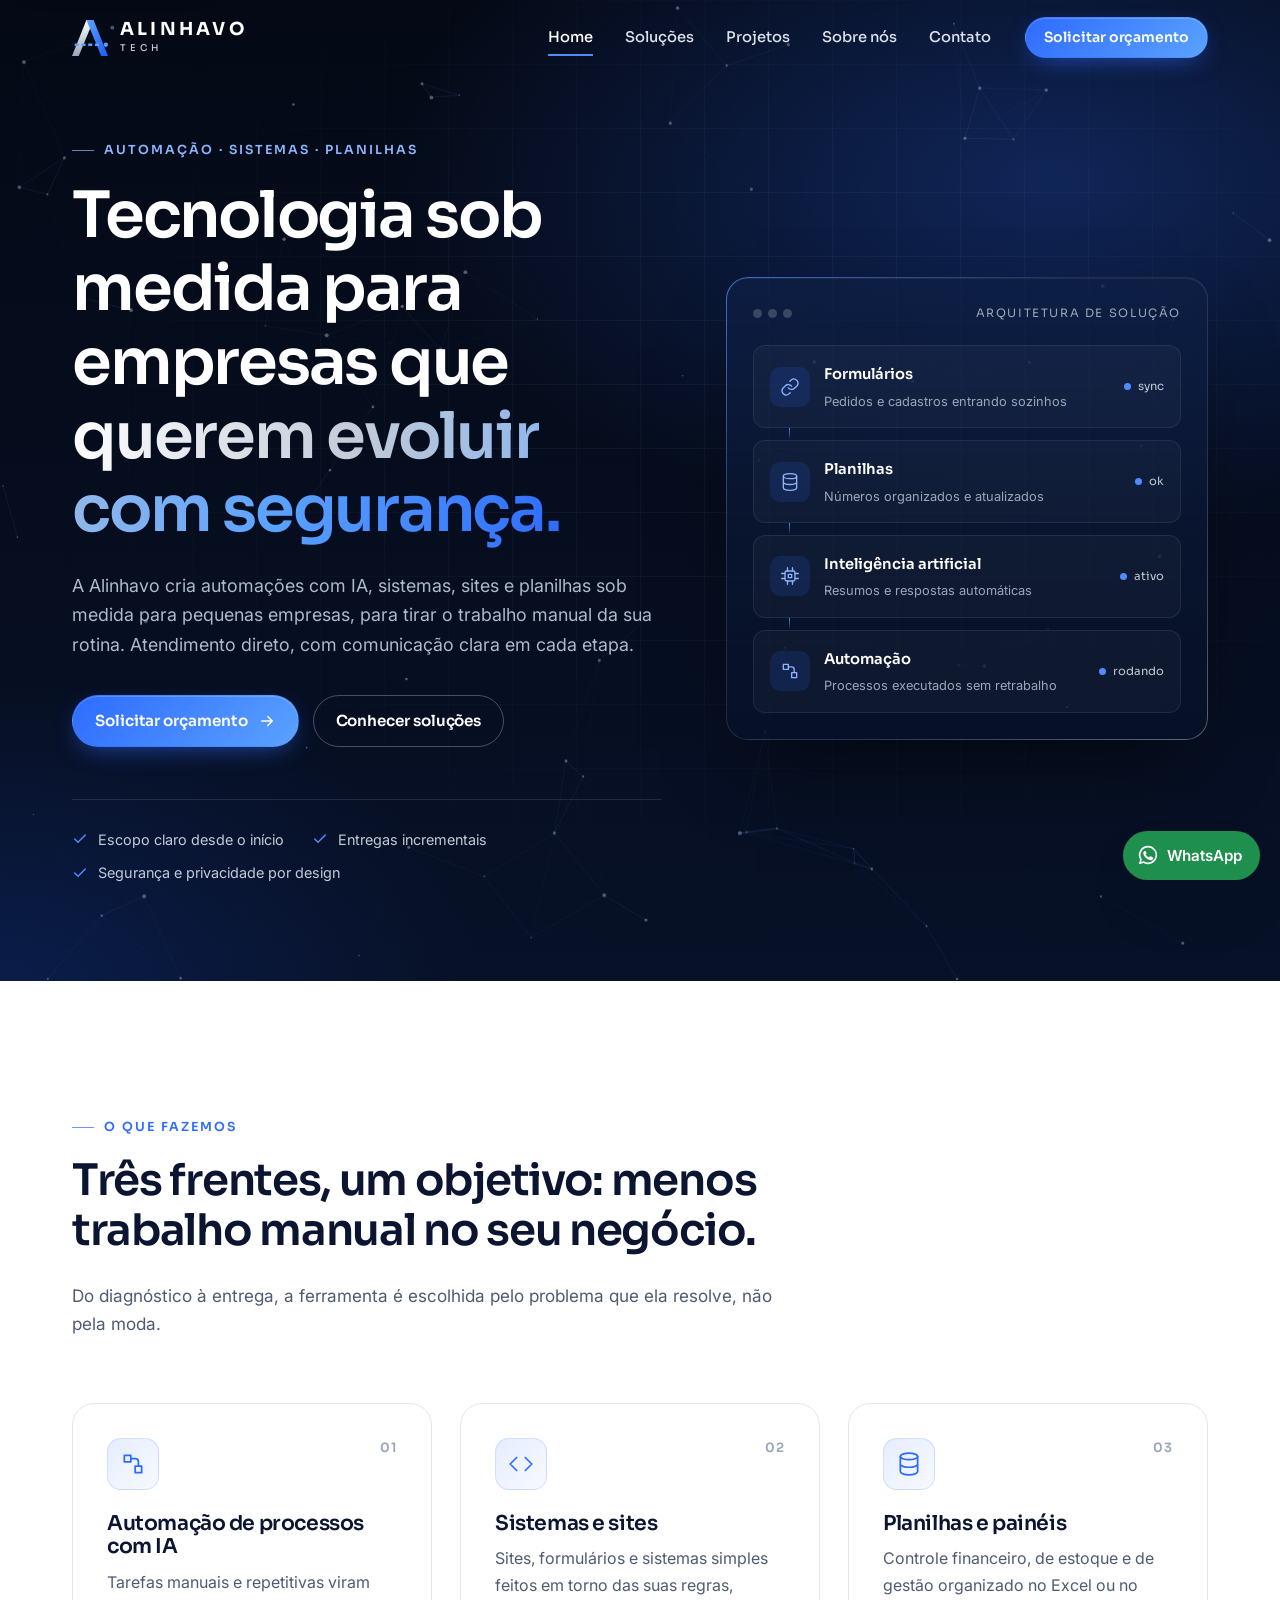
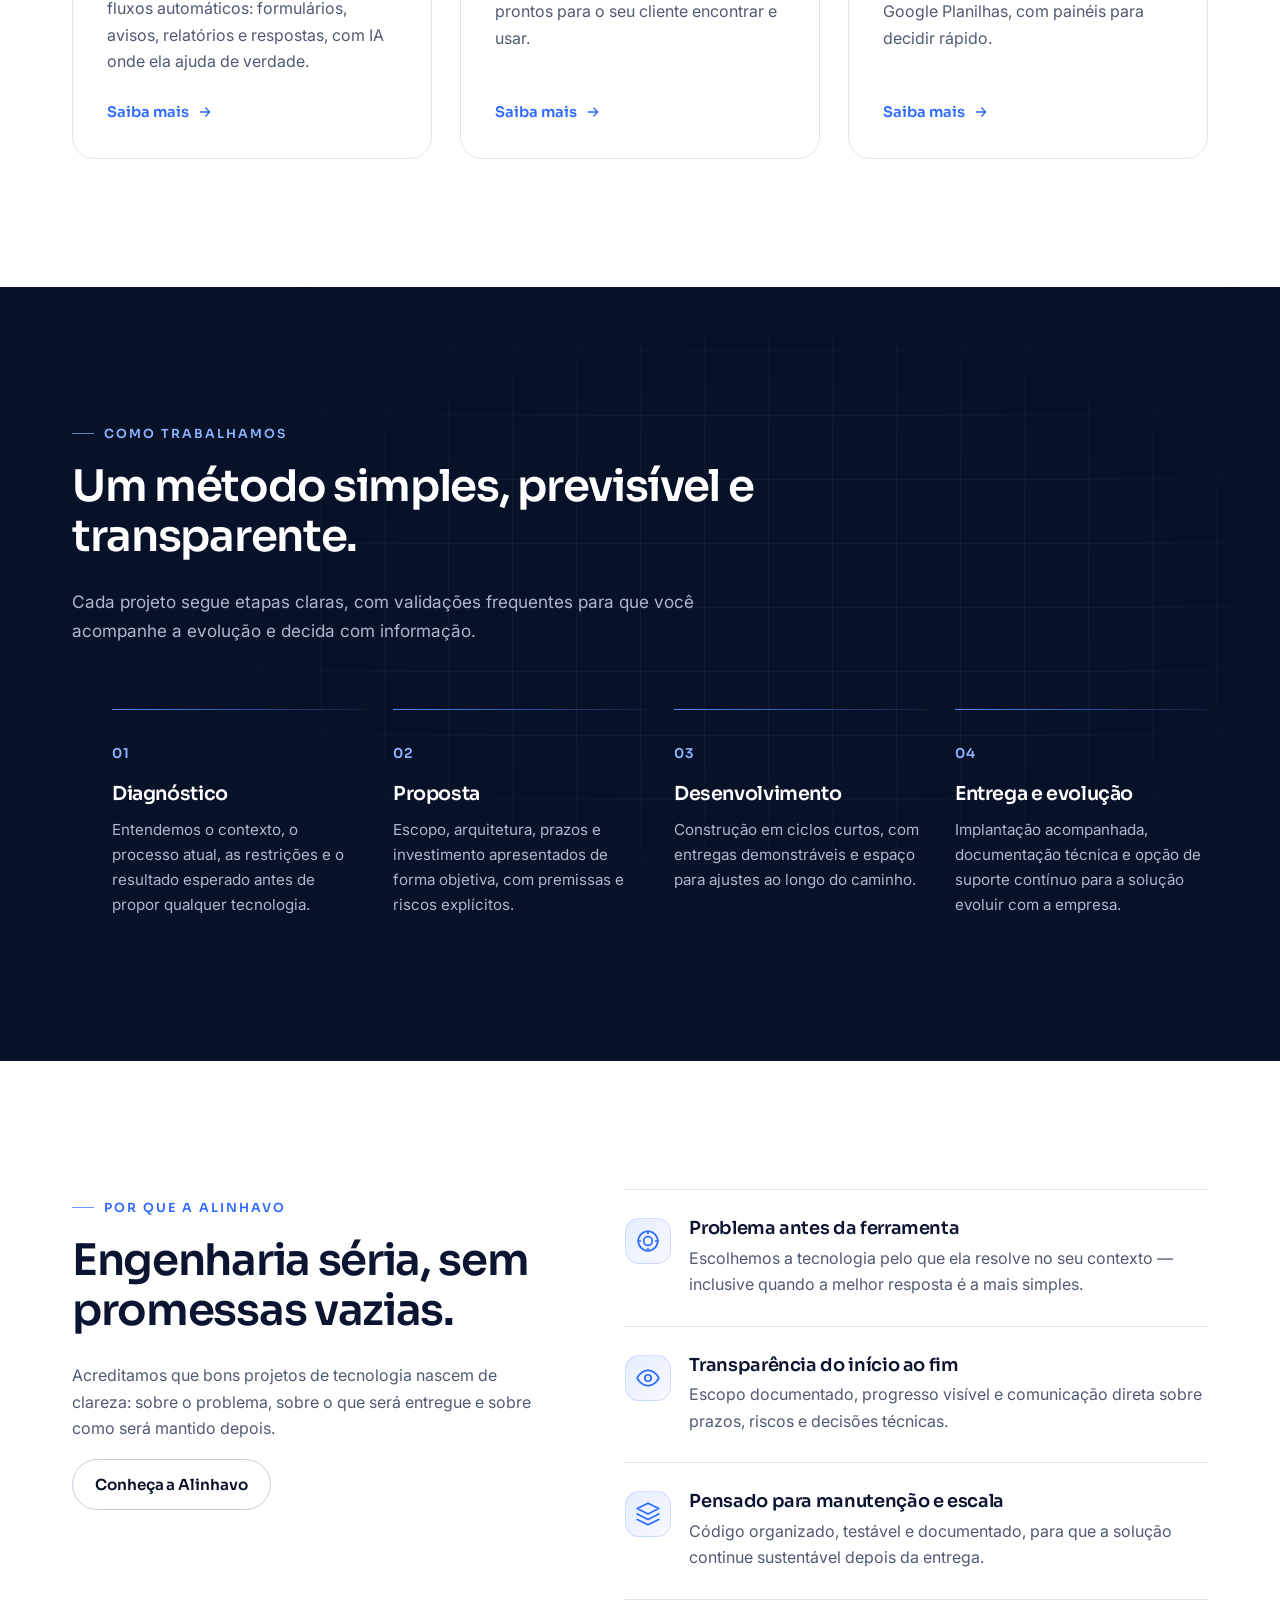
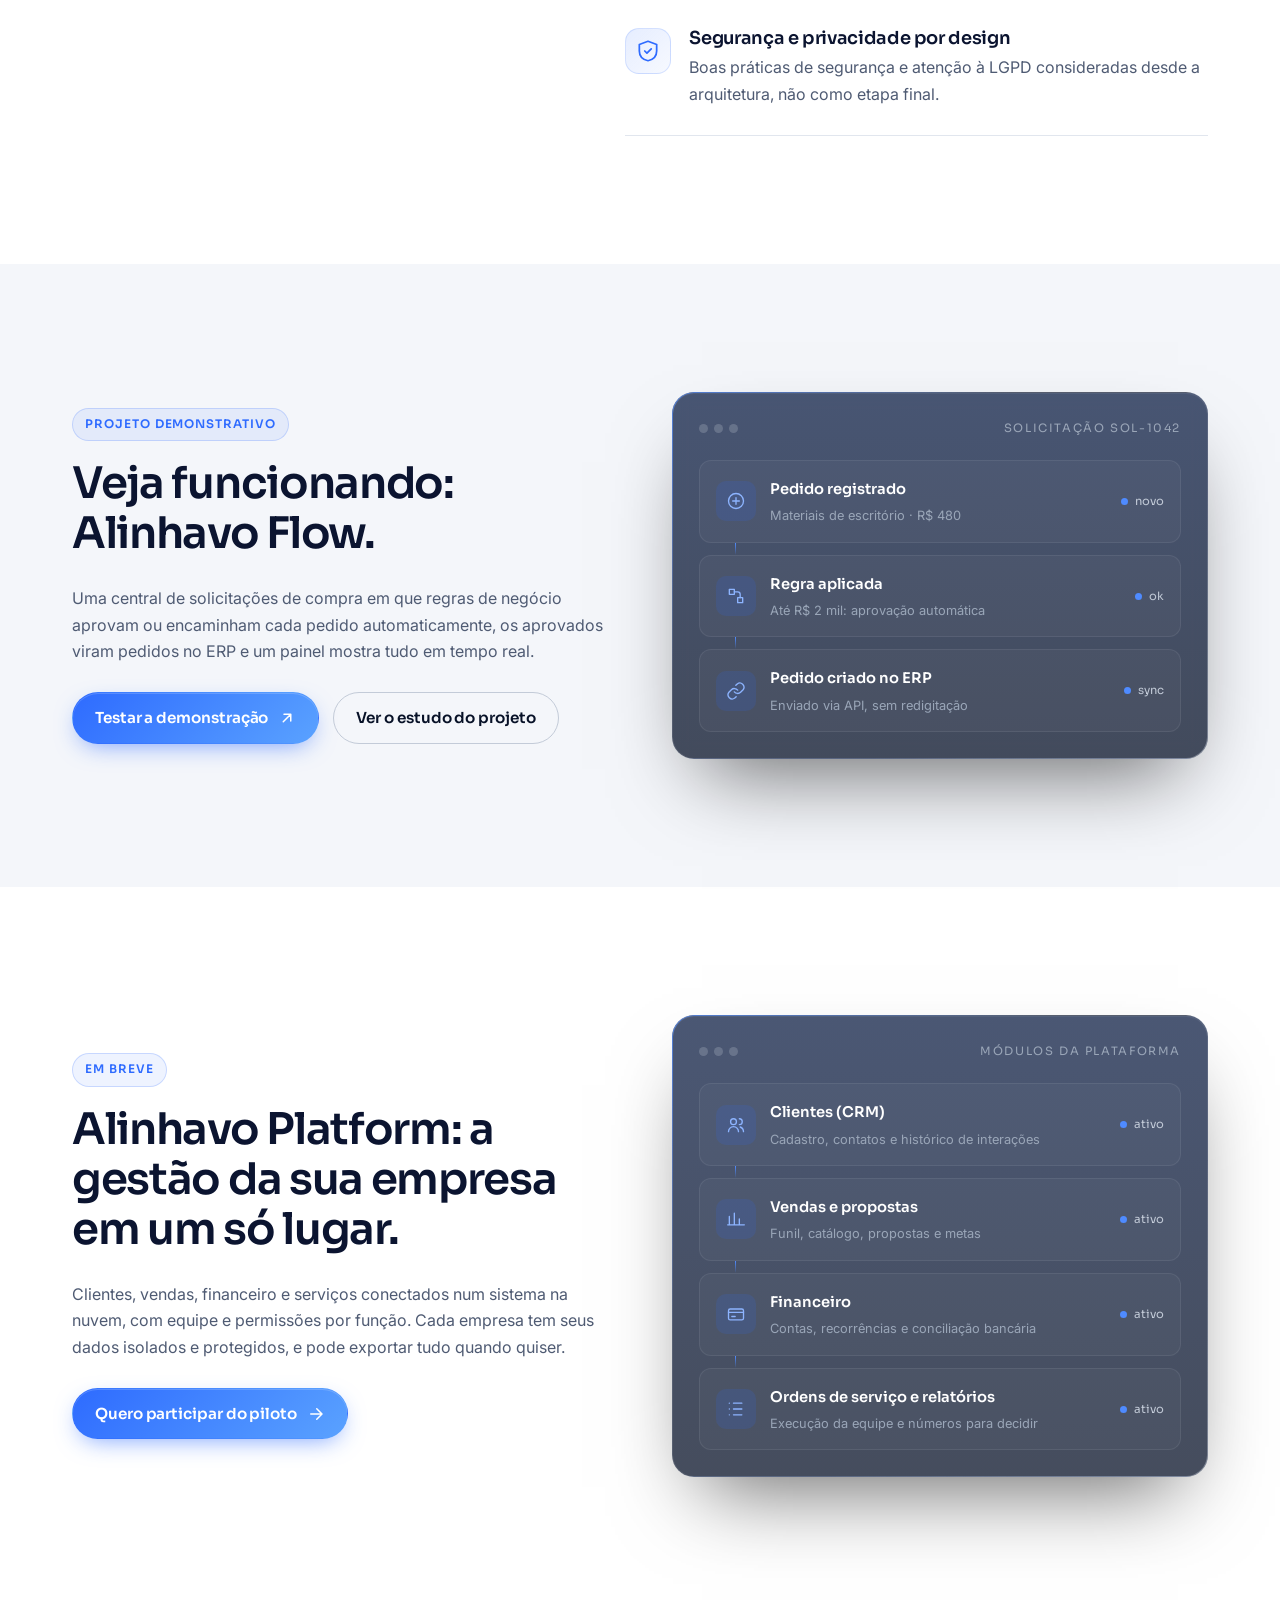
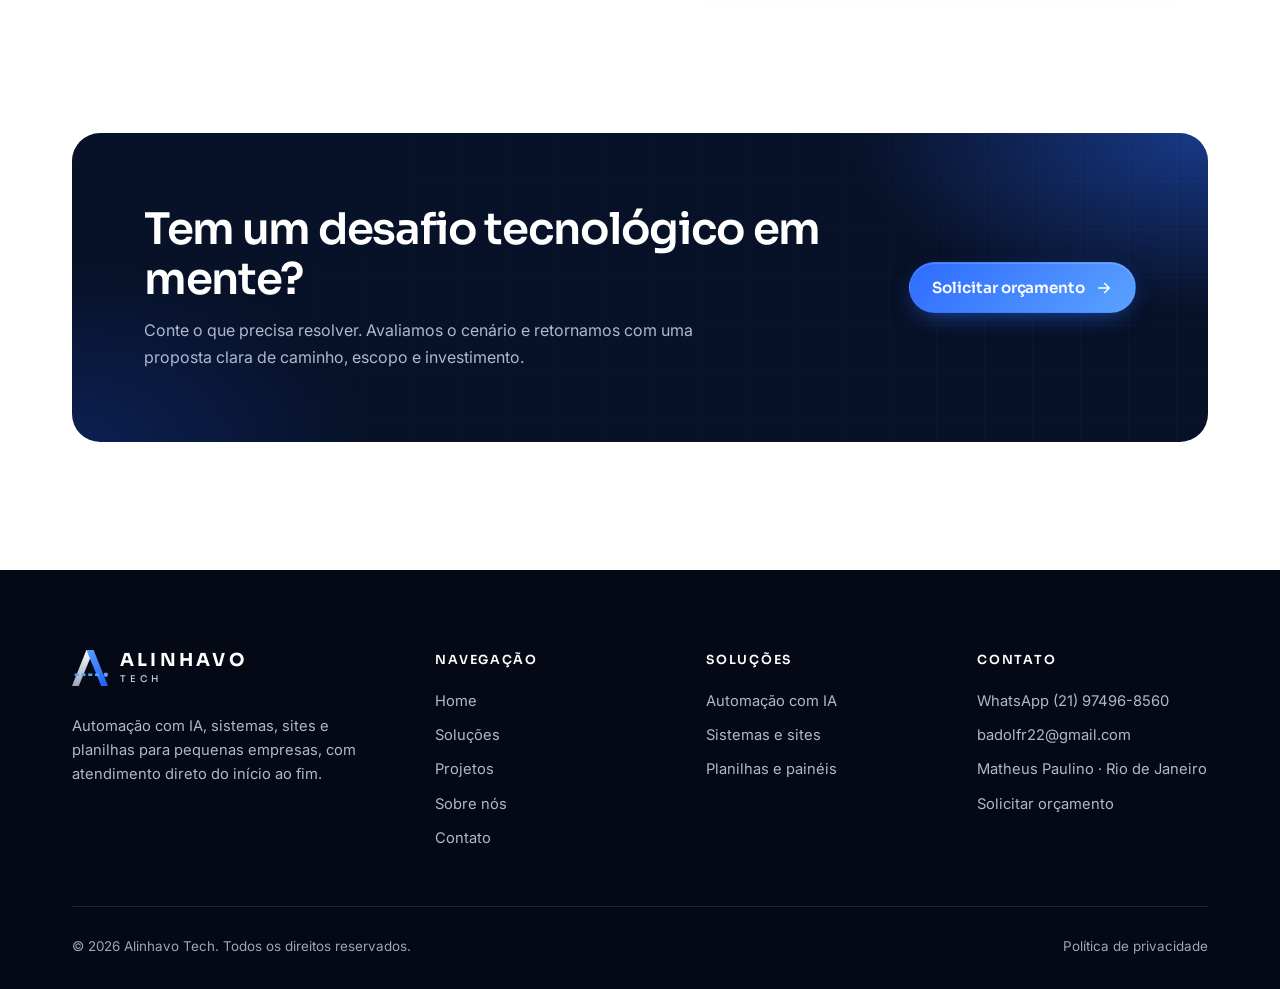
<file: site-github/index.html>
<!doctype html>
<html lang="pt-BR">
<head>
  <meta charset="utf-8">
  <meta name="viewport" content="width=device-width, initial-scale=1">
  <title>Alinhavo Tech | Software, Automação, IA e Dados para Empresas</title>
  <meta name="description" content="A Alinhavo Tech desenvolve software personalizado, automação de processos, inteligência artificial aplicada, engenharia de dados e integração de sistemas para empresas.">
  <link rel="canonical" href="https://alinhavotech.com.br/">
  <meta name="theme-color" content="#071127">
  <meta name="robots" content="index, follow">

  <meta property="og:type" content="website">
  <meta property="og:locale" content="pt_BR">
  <meta property="og:site_name" content="Alinhavo Tech">
  <meta property="og:title" content="Alinhavo Tech | Tecnologia sob medida para empresas">
  <meta property="og:description" content="Software personalizado, automação, IA aplicada, dados e integrações — com engenharia sólida e comunicação transparente.">
  <meta property="og:url" content="https://alinhavotech.com.br/">
  <meta property="og:image" content="https://alinhavotech.com.br/assets/img/og-image.png">
  <meta name="twitter:card" content="summary_large_image">

  <link rel="icon" href="assets/img/favicon.svg" type="image/svg+xml">
  <link rel="manifest" href="site.webmanifest">
  <link rel="preconnect" href="https://fonts.googleapis.com">
  <link rel="preconnect" href="https://fonts.gstatic.com" crossorigin>
  <link href="https://fonts.googleapis.com/css2?family=Inter:wght@400;500;600&family=Sora:wght@500;600;700&display=swap" rel="stylesheet">
  <link rel="stylesheet" href="assets/css/style.css">
  <script src="assets/js/main.js" defer></script>

  <script type="application/ld+json">
  {
    "@context": "https://schema.org",
    "@type": "Organization",
    "name": "Alinhavo Tech",
    "url": "https://alinhavotech.com.br/",
    "logo": "https://alinhavotech.com.br/assets/img/logo.svg",
    "description": "Desenvolvimento de software personalizado, automação de processos, inteligência artificial aplicada, engenharia de dados e integração de sistemas.",
    "knowsAbout": ["Desenvolvimento de software", "Automação de processos", "Inteligência artificial", "Engenharia de dados", "Integração de sistemas e APIs"]
  }
  </script>
</head>
<body>
  <a class="skip-link" href="#conteudo">Pular para o conteúdo</a>

  <header class="site-header">
    <div class="container">
      <a class="brand" href="index.html" aria-label="Alinhavo Tech — página inicial">
        <svg class="brand__mark" viewBox="0 0 40 40" aria-hidden="true"><defs><linearGradient id="nx-hd" x1="0" y1="0" x2="1" y2="1"><stop offset="0" stop-color="#5AA2FF"/><stop offset="1" stop-color="#1D5BFF"/></linearGradient><linearGradient id="nx-hs" x1="0" y1="0" x2="0" y2="1"><stop offset="0" stop-color="#fff"/><stop offset="1" stop-color="#9AA6B8"/></linearGradient></defs><path d="M0 40h7.5L24 0h-8z" fill="url(#nx-hs)"/><path d="M16 0h8l16 40h-7.5z" fill="url(#nx-hd)"/><path d="M3 27.5H33" stroke="#5AA2FF" stroke-width="3" stroke-dasharray="4.5 3" fill="none"/><circle cx="37.6" cy="27.5" r="2.4" fill="#5AA2FF"/></svg>
        <span class="brand__text"><span class="brand__name">ALINHAVO</span><span class="brand__sub">TECH</span></span>
      </a>
      <button class="nav-toggle" type="button" aria-expanded="false" aria-controls="site-nav" aria-label="Abrir menu">
        <span class="nav-toggle__bars" aria-hidden="true"><span></span><span></span><span></span></span>
      </button>
      <nav class="nav" id="site-nav" aria-label="Navegação principal">
        <ul class="nav__list">
          <li><a class="nav__link" href="index.html" aria-current="page">Home</a></li>
          <li><a class="nav__link" href="solucoes.html">Soluções</a></li>
          <li><a class="nav__link" href="projetos.html">Projetos</a></li>
          <li><a class="nav__link" href="sobre.html">Sobre nós</a></li>
          <li><a class="nav__link" href="contato.html">Contato</a></li>
        </ul>
        <a class="btn btn--primary btn--sm nav__cta" href="contato.html">Solicitar orçamento</a>
      </nav>
    </div>
  </header>

  <main id="conteudo">
    <!-- HERO -->
    <section class="hero" aria-labelledby="hero-title">
      <div class="hero__grid-bg" aria-hidden="true"></div>
      <canvas class="hero__canvas" data-network aria-hidden="true"></canvas>
      <div class="container hero__inner">
        <div>
          <span class="eyebrow reveal">Automação · Sistemas · Planilhas</span>
          <h1 id="hero-title" class="reveal" style="--d:.08s">Tecnologia sob medida para empresas que <span class="accent">querem evoluir com segurança.</span></h1>
          <p class="hero__lead reveal" style="--d:.16s">A Alinhavo cria automações com IA, sistemas, sites e planilhas sob medida para pequenas empresas, para tirar o trabalho manual da sua rotina. Atendimento direto, com comunicação clara em cada etapa.</p>
          <div class="hero__actions reveal" style="--d:.24s">
            <a class="btn btn--primary" href="contato.html">Solicitar orçamento
              <svg viewBox="0 0 24 24" fill="none" stroke="currentColor" stroke-width="2" stroke-linecap="round" stroke-linejoin="round" aria-hidden="true"><path d="M5 12h14M13 6l6 6-6 6"/></svg>
            </a>
            <a class="btn btn--ghost" href="solucoes.html">Conhecer soluções</a>
          </div>
          <ul class="hero__principles reveal" style="--d:.32s" aria-label="Princípios de trabalho">
            <li><svg viewBox="0 0 24 24" fill="none" stroke="currentColor" stroke-width="2.2" stroke-linecap="round" stroke-linejoin="round" aria-hidden="true"><path d="M20 6 9 17l-5-5"/></svg>Escopo claro desde o início</li>
            <li><svg viewBox="0 0 24 24" fill="none" stroke="currentColor" stroke-width="2.2" stroke-linecap="round" stroke-linejoin="round" aria-hidden="true"><path d="M20 6 9 17l-5-5"/></svg>Entregas incrementais</li>
            <li><svg viewBox="0 0 24 24" fill="none" stroke="currentColor" stroke-width="2.2" stroke-linecap="round" stroke-linejoin="round" aria-hidden="true"><path d="M20 6 9 17l-5-5"/></svg>Segurança e privacidade por design</li>
          </ul>
        </div>

        <div class="reveal" style="--d:.3s">
          <div class="system-panel float" aria-hidden="true">
            <div class="system-panel__top">
              <div class="system-panel__dots"><span></span><span></span><span></span></div>
              <span class="system-panel__label">Arquitetura de solução</span>
            </div>
            <ul class="flow">
              <li class="flow__item">
                <span class="flow__icon"><svg viewBox="0 0 24 24" fill="none" stroke="currentColor" stroke-width="1.6" stroke-linecap="round" stroke-linejoin="round"><path d="M10 13a5 5 0 0 0 7.5.5l3-3a5 5 0 0 0-7-7l-1.7 1.7"/><path d="M14 11a5 5 0 0 0-7.5-.5l-3 3a5 5 0 0 0 7 7l1.7-1.7"/></svg></span>
                <span><span class="flow__title">Formulários</span><br><span class="flow__desc">Pedidos e cadastros entrando sozinhos</span></span>
                <span class="flow__status">sync</span>
              </li>
              <li class="flow__item">
                <span class="flow__icon"><svg viewBox="0 0 24 24" fill="none" stroke="currentColor" stroke-width="1.6" stroke-linecap="round" stroke-linejoin="round"><ellipse cx="12" cy="5" rx="8" ry="3"/><path d="M4 5v14c0 1.7 3.6 3 8 3s8-1.3 8-3V5M4 12c0 1.7 3.6 3 8 3s8-1.3 8-3"/></svg></span>
                <span><span class="flow__title">Planilhas</span><br><span class="flow__desc">Números organizados e atualizados</span></span>
                <span class="flow__status">ok</span>
              </li>
              <li class="flow__item">
                <span class="flow__icon"><svg viewBox="0 0 24 24" fill="none" stroke="currentColor" stroke-width="1.6" stroke-linecap="round" stroke-linejoin="round"><rect x="6" y="6" width="12" height="12" rx="2"/><path d="M9 2v4M15 2v4M9 18v4M15 18v4M2 9h4M2 15h4M18 9h4M18 15h4M10 10h4v4h-4z"/></svg></span>
                <span><span class="flow__title">Inteligência artificial</span><br><span class="flow__desc">Resumos e respostas automáticas</span></span>
                <span class="flow__status">ativo</span>
              </li>
              <li class="flow__item">
                <span class="flow__icon"><svg viewBox="0 0 24 24" fill="none" stroke="currentColor" stroke-width="1.6" stroke-linecap="round" stroke-linejoin="round"><path d="M4 4h6v6H4zM14 14h6v6h-6z"/><path d="M10 7h4a3 3 0 0 1 3 3v4"/></svg></span>
                <span><span class="flow__title">Automação</span><br><span class="flow__desc">Processos executados sem retrabalho</span></span>
                <span class="flow__status">rodando</span>
              </li>
            </ul>
          </div>
        </div>
      </div>
    </section>

    <!-- SERVIÇOS -->
    <section class="section" aria-labelledby="servicos-title">
      <div class="container">
        <div class="section-head reveal">
          <span class="eyebrow">O que fazemos</span>
          <h2 id="servicos-title">Três frentes, um objetivo: menos trabalho manual no seu negócio.</h2>
          <p>Do diagnóstico à entrega, a ferramenta é escolhida pelo problema que ela resolve, não pela moda.</p>
        </div>

        <div class="grid services-grid">
          <article class="card card--hover reveal">
            <span class="card__num">01</span>
            <div class="icon-box"><svg viewBox="0 0 24 24" fill="none" stroke="currentColor" stroke-width="1.6" stroke-linecap="round" stroke-linejoin="round" aria-hidden="true"><path d="M4 4h6v6H4zM14 14h6v6h-6z"/><path d="M10 7h4a3 3 0 0 1 3 3v4"/></svg></div>
            <h3>Automação de processos com IA</h3>
            <p>Tarefas manuais e repetitivas viram fluxos automáticos: formulários, avisos, relatórios e respostas, com IA onde ela ajuda de verdade.</p>
            <a class="link-arrow card__link" href="solucoes.html#automacao">Saiba mais <span class="sr-only">sobre automação com IA</span><svg viewBox="0 0 24 24" fill="none" stroke="currentColor" stroke-width="2" stroke-linecap="round" stroke-linejoin="round" aria-hidden="true"><path d="M5 12h14M13 6l6 6-6 6"/></svg></a>
          </article>
          <article class="card card--hover reveal" style="--d:.08s">
            <span class="card__num">02</span>
            <div class="icon-box"><svg viewBox="0 0 24 24" fill="none" stroke="currentColor" stroke-width="1.6" stroke-linecap="round" stroke-linejoin="round" aria-hidden="true"><path d="m16 18 6-6-6-6M8 6l-6 6 6 6"/></svg></div>
            <h3>Sistemas e sites</h3>
            <p>Sites, formulários e sistemas simples feitos em torno das suas regras, prontos para o seu cliente encontrar e usar.</p>
            <a class="link-arrow card__link" href="solucoes.html#software">Saiba mais <span class="sr-only">sobre sistemas e sites</span><svg viewBox="0 0 24 24" fill="none" stroke="currentColor" stroke-width="2" stroke-linecap="round" stroke-linejoin="round" aria-hidden="true"><path d="M5 12h14M13 6l6 6-6 6"/></svg></a>
          </article>
          <article class="card card--hover reveal" style="--d:.16s">
            <span class="card__num">03</span>
            <div class="icon-box"><svg viewBox="0 0 24 24" fill="none" stroke="currentColor" stroke-width="1.6" stroke-linecap="round" stroke-linejoin="round" aria-hidden="true"><ellipse cx="12" cy="5" rx="8" ry="3"/><path d="M4 5v14c0 1.7 3.6 3 8 3s8-1.3 8-3V5M4 12c0 1.7 3.6 3 8 3s8-1.3 8-3"/></svg></div>
            <h3>Planilhas e painéis</h3>
            <p>Controle financeiro, de estoque e de gestão organizado no Excel ou no Google Planilhas, com painéis para decidir rápido.</p>
            <a class="link-arrow card__link" href="solucoes.html#dados">Saiba mais <span class="sr-only">sobre planilhas e painéis</span><svg viewBox="0 0 24 24" fill="none" stroke="currentColor" stroke-width="2" stroke-linecap="round" stroke-linejoin="round" aria-hidden="true"><path d="M5 12h14M13 6l6 6-6 6"/></svg></a>
          </article>
        </div>
      </div>
    </section>

    <!-- PROCESSO -->
    <section class="section section--dark" aria-labelledby="processo-title">
      <div class="hero__grid-bg" aria-hidden="true"></div>
      <div class="container">
        <div class="section-head reveal">
          <span class="eyebrow">Como trabalhamos</span>
          <h2 id="processo-title">Um método simples, previsível e transparente.</h2>
          <p>Cada projeto segue etapas claras, com validações frequentes para que você acompanhe a evolução e decida com informação.</p>
        </div>
        <ol class="grid grid--4 process">
          <li class="process__item reveal">
            <h3>Diagnóstico</h3>
            <p>Entendemos o contexto, o processo atual, as restrições e o resultado esperado antes de propor qualquer tecnologia.</p>
          </li>
          <li class="process__item reveal" style="--d:.08s">
            <h3>Proposta</h3>
            <p>Escopo, arquitetura, prazos e investimento apresentados de forma objetiva, com premissas e riscos explícitos.</p>
          </li>
          <li class="process__item reveal" style="--d:.16s">
            <h3>Desenvolvimento</h3>
            <p>Construção em ciclos curtos, com entregas demonstráveis e espaço para ajustes ao longo do caminho.</p>
          </li>
          <li class="process__item reveal" style="--d:.24s">
            <h3>Entrega e evolução</h3>
            <p>Implantação acompanhada, documentação técnica e opção de suporte contínuo para a solução evoluir com a empresa.</p>
          </li>
        </ol>
      </div>
    </section>

    <!-- PRINCÍPIOS -->
    <section class="section" aria-labelledby="principios-title">
      <div class="container split">
        <div class="split__sticky reveal">
          <span class="eyebrow">Por que a Alinhavo</span>
          <h2 id="principios-title">Engenharia séria, sem promessas vazias.</h2>
          <p style="color:var(--text-muted)">Acreditamos que bons projetos de tecnologia nascem de clareza: sobre o problema, sobre o que será entregue e sobre como será mantido depois.</p>
          <a class="btn btn--outline" href="sobre.html">Conheça a Alinhavo</a>
        </div>
        <div>
          <div class="principle reveal">
            <div class="icon-box"><svg viewBox="0 0 24 24" fill="none" stroke="currentColor" stroke-width="1.6" stroke-linecap="round" stroke-linejoin="round" aria-hidden="true"><circle cx="12" cy="12" r="9"/><circle cx="12" cy="12" r="4"/><path d="M12 3v2M12 19v2M3 12h2M19 12h2"/></svg></div>
            <div><h3>Problema antes da ferramenta</h3><p>Escolhemos a tecnologia pelo que ela resolve no seu contexto — inclusive quando a melhor resposta é a mais simples.</p></div>
          </div>
          <div class="principle reveal">
            <div class="icon-box"><svg viewBox="0 0 24 24" fill="none" stroke="currentColor" stroke-width="1.6" stroke-linecap="round" stroke-linejoin="round" aria-hidden="true"><path d="M2 12s3.5-7 10-7 10 7 10 7-3.5 7-10 7S2 12 2 12z"/><circle cx="12" cy="12" r="3"/></svg></div>
            <div><h3>Transparência do início ao fim</h3><p>Escopo documentado, progresso visível e comunicação direta sobre prazos, riscos e decisões técnicas.</p></div>
          </div>
          <div class="principle reveal">
            <div class="icon-box"><svg viewBox="0 0 24 24" fill="none" stroke="currentColor" stroke-width="1.6" stroke-linecap="round" stroke-linejoin="round" aria-hidden="true"><path d="m12 2 10 5-10 5L2 7z"/><path d="m2 17 10 5 10-5M2 12l10 5 10-5"/></svg></div>
            <div><h3>Pensado para manutenção e escala</h3><p>Código organizado, testável e documentado, para que a solução continue sustentável depois da entrega.</p></div>
          </div>
          <div class="principle reveal">
            <div class="icon-box"><svg viewBox="0 0 24 24" fill="none" stroke="currentColor" stroke-width="1.6" stroke-linecap="round" stroke-linejoin="round" aria-hidden="true"><path d="M12 3 4 6v6c0 5 3.5 8 8 9 4.5-1 8-4 8-9V6z"/><path d="m9 12 2 2 4-4"/></svg></div>
            <div><h3>Segurança e privacidade por design</h3><p>Boas práticas de segurança e atenção à LGPD consideradas desde a arquitetura, não como etapa final.</p></div>
          </div>
        </div>
      </div>
    </section>

    <!-- DEMO -->
    <section class="section section--soft" aria-labelledby="demo-title">
      <div class="container feature-demo">
        <div class="reveal">
          <span class="pill">Projeto demonstrativo</span>
          <h2 id="demo-title">Veja funcionando: Alinhavo Flow.</h2>
          <p>Uma central de solicitações de compra em que regras de negócio aprovam ou encaminham cada pedido automaticamente, os aprovados viram pedidos no ERP e um painel mostra tudo em tempo real.</p>
          <div class="hero__actions" style="margin-top:28px">
            <a class="btn btn--primary" href="demo/" target="_blank" rel="noopener">Testar a demonstração
              <svg viewBox="0 0 24 24" fill="none" stroke="currentColor" stroke-width="2" stroke-linecap="round" stroke-linejoin="round" aria-hidden="true"><path d="M7 17 17 7M8 7h9v9"/></svg>
            </a>
            <a class="btn btn--outline" href="projetos.html">Ver o estudo do projeto</a>
          </div>
        </div>
        <div class="system-panel reveal" style="--d:.1s" aria-hidden="true">
          <div class="system-panel__top">
            <div class="system-panel__dots"><span></span><span></span><span></span></div>
            <span class="system-panel__label">Solicitação SOL-1042</span>
          </div>
          <ul class="flow">
            <li class="flow__item">
              <span class="flow__icon"><svg viewBox="0 0 24 24" fill="none" stroke="currentColor" stroke-width="1.6" stroke-linecap="round" stroke-linejoin="round"><circle cx="12" cy="12" r="9"/><path d="M12 8v8M8 12h8"/></svg></span>
              <span><span class="flow__title">Pedido registrado</span><br><span class="flow__desc">Materiais de escritório · R$ 480</span></span>
              <span class="flow__status">novo</span>
            </li>
            <li class="flow__item">
              <span class="flow__icon"><svg viewBox="0 0 24 24" fill="none" stroke="currentColor" stroke-width="1.6" stroke-linecap="round" stroke-linejoin="round"><path d="M4 4h6v6H4zM14 14h6v6h-6z"/><path d="M10 7h4a3 3 0 0 1 3 3v4"/></svg></span>
              <span><span class="flow__title">Regra aplicada</span><br><span class="flow__desc">Até R$ 2 mil: aprovação automática</span></span>
              <span class="flow__status">ok</span>
            </li>
            <li class="flow__item">
              <span class="flow__icon"><svg viewBox="0 0 24 24" fill="none" stroke="currentColor" stroke-width="1.6" stroke-linecap="round" stroke-linejoin="round"><path d="M10 13a5 5 0 0 0 7.5.5l3-3a5 5 0 0 0-7-7l-1.7 1.7"/><path d="M14 11a5 5 0 0 0-7.5-.5l-3 3a5 5 0 0 0 7 7l1.7-1.7"/></svg></span>
              <span><span class="flow__title">Pedido criado no ERP</span><br><span class="flow__desc">Enviado via API, sem redigitação</span></span>
              <span class="flow__status">sync</span>
            </li>
          </ul>
        </div>
      </div>
    </section>

    <!-- PLATAFORMA -->
    <section class="section" id="plataforma" aria-labelledby="plataforma-title">
      <div class="container feature-demo">
        <div class="reveal">
          <span class="pill">Em breve</span>
          <h2 id="plataforma-title">Alinhavo Platform: a gestão da sua empresa em um só lugar.</h2>
          <p>Clientes, vendas, financeiro e serviços conectados num sistema na nuvem, com equipe e permissões por função. Cada empresa tem seus dados isolados e protegidos, e pode exportar tudo quando quiser.</p>
          <div class="hero__actions" style="margin-top:28px">
            <a class="btn btn--primary" href="contato.html">Quero participar do piloto
              <svg viewBox="0 0 24 24" fill="none" stroke="currentColor" stroke-width="2" stroke-linecap="round" stroke-linejoin="round" aria-hidden="true"><path d="M5 12h14M13 5l7 7-7 7"/></svg>
            </a>
          </div>
        </div>
        <div class="system-panel reveal" style="--d:.1s" aria-hidden="true">
          <div class="system-panel__top">
            <div class="system-panel__dots"><span></span><span></span><span></span></div>
            <span class="system-panel__label">Módulos da plataforma</span>
          </div>
          <ul class="flow">
            <li class="flow__item">
              <span class="flow__icon"><svg viewBox="0 0 24 24" fill="none" stroke="currentColor" stroke-width="1.6" stroke-linecap="round" stroke-linejoin="round"><circle cx="9" cy="8" r="3.5"/><path d="M3 20a6 6 0 0 1 12 0M16 4.5a3.5 3.5 0 0 1 0 7M21 20a6 6 0 0 0-4-5.6"/></svg></span>
              <span><span class="flow__title">Clientes (CRM)</span><br><span class="flow__desc">Cadastro, contatos e histórico de interações</span></span>
              <span class="flow__status">ativo</span>
            </li>
            <li class="flow__item">
              <span class="flow__icon"><svg viewBox="0 0 24 24" fill="none" stroke="currentColor" stroke-width="1.6" stroke-linecap="round" stroke-linejoin="round"><path d="M4 19V9M10 19V5M16 19v-7M22 19H2"/></svg></span>
              <span><span class="flow__title">Vendas e propostas</span><br><span class="flow__desc">Funil, catálogo, propostas e metas</span></span>
              <span class="flow__status">ativo</span>
            </li>
            <li class="flow__item">
              <span class="flow__icon"><svg viewBox="0 0 24 24" fill="none" stroke="currentColor" stroke-width="1.6" stroke-linecap="round" stroke-linejoin="round"><rect x="3" y="6" width="18" height="13" rx="2"/><path d="M3 10h18M7 15h4"/></svg></span>
              <span><span class="flow__title">Financeiro</span><br><span class="flow__desc">Contas, recorrências e conciliação bancária</span></span>
              <span class="flow__status">ativo</span>
            </li>
            <li class="flow__item">
              <span class="flow__icon"><svg viewBox="0 0 24 24" fill="none" stroke="currentColor" stroke-width="1.6" stroke-linecap="round" stroke-linejoin="round"><path d="M9 5h10M9 12h10M9 19h10M4 5h.01M4 12h.01M4 19h.01"/></svg></span>
              <span><span class="flow__title">Ordens de serviço e relatórios</span><br><span class="flow__desc">Execução da equipe e números para decidir</span></span>
              <span class="flow__status">ativo</span>
            </li>
          </ul>
        </div>
      </div>
    </section>

    <!-- CTA -->
    <section class="section" aria-labelledby="cta-title">
      <div class="container">
        <div class="cta-band reveal">
          <div>
            <h2 id="cta-title">Tem um desafio tecnológico em mente?</h2>
            <p>Conte o que precisa resolver. Avaliamos o cenário e retornamos com uma proposta clara de caminho, escopo e investimento.</p>
          </div>
          <div class="cta-band__actions">
            <a class="btn btn--primary" href="contato.html">Solicitar orçamento
              <svg viewBox="0 0 24 24" fill="none" stroke="currentColor" stroke-width="2" stroke-linecap="round" stroke-linejoin="round" aria-hidden="true"><path d="M5 12h14M13 6l6 6-6 6"/></svg>
            </a>
          </div>
        </div>
      </div>
    </section>
  </main>

  <footer class="site-footer">
    <div class="container">
      <div class="footer__top">
        <div class="footer__about">
          <a class="brand" href="index.html" aria-label="Alinhavo Tech — página inicial">
            <svg class="brand__mark" viewBox="0 0 40 40" aria-hidden="true"><defs><linearGradient id="nx-fd" x1="0" y1="0" x2="1" y2="1"><stop offset="0" stop-color="#5AA2FF"/><stop offset="1" stop-color="#1D5BFF"/></linearGradient><linearGradient id="nx-fs" x1="0" y1="0" x2="0" y2="1"><stop offset="0" stop-color="#fff"/><stop offset="1" stop-color="#9AA6B8"/></linearGradient></defs><path d="M0 40h7.5L24 0h-8z" fill="url(#nx-fs)"/><path d="M16 0h8l16 40h-7.5z" fill="url(#nx-fd)"/><path d="M3 27.5H33" stroke="#5AA2FF" stroke-width="3" stroke-dasharray="4.5 3" fill="none"/><circle cx="37.6" cy="27.5" r="2.4" fill="#5AA2FF"/></svg>
            <span class="brand__text"><span class="brand__name">ALINHAVO</span><span class="brand__sub">TECH</span></span>
          </a>
          <p>Automação com IA, sistemas, sites e planilhas para pequenas empresas, com atendimento direto do início ao fim.</p>
        </div>
        <div>
          <p class="footer__title">Navegação</p>
          <ul class="footer__list">
            <li><a href="index.html">Home</a></li>
            <li><a href="solucoes.html">Soluções</a></li>
            <li><a href="projetos.html">Projetos</a></li>
            <li><a href="sobre.html">Sobre nós</a></li>
            <li><a href="contato.html">Contato</a></li>
          </ul>
        </div>
        <div>
          <p class="footer__title">Soluções</p>
          <ul class="footer__list">
            <li><a href="solucoes.html#automacao">Automação com IA</a></li>
            <li><a href="solucoes.html#software">Sistemas e sites</a></li>
            <li><a href="solucoes.html#dados">Planilhas e painéis</a></li>
          </ul>
        </div>
        <div>
          <p class="footer__title">Contato</p>
          <ul class="footer__list">
            <li><a href="https://wa.me/5521974968560" target="_blank" rel="noopener">WhatsApp (21) 97496-8560</a></li>
            <li><a data-contact-email href="mailto:badolfr22@gmail.com">badolfr22@gmail.com</a></li>
            <li>Matheus Paulino · Rio de Janeiro</li>
            <li><a href="contato.html">Solicitar orçamento</a></li>
          </ul>
        </div>
      </div>
      <div class="footer__bottom">
        <span>© <span data-year>2026</span> Alinhavo Tech. Todos os direitos reservados.</span>
        <span class="footer__legal"><a href="privacidade.html">Política de privacidade</a></span>
      </div>
    </div>
  </footer>
  <a class="wa-float" href="https://wa.me/5521974968560" target="_blank" rel="noopener" aria-label="Falar no WhatsApp"><svg viewBox="0 0 24 24" fill="currentColor" aria-hidden="true"><path d="M12 2a10 10 0 0 0-8.6 15.1L2 22l5-1.3A10 10 0 1 0 12 2zm0 18.2a8.2 8.2 0 0 1-4.2-1.2l-.3-.2-3 .8.8-2.9-.2-.3A8.2 8.2 0 1 1 12 20.2zm4.5-6.1c-.2-.1-1.5-.7-1.7-.8s-.4-.1-.6.1-.7.8-.8 1-.3.2-.5.1a6.7 6.7 0 0 1-3.3-2.9c-.2-.4.2-.4.7-1.3.1-.2 0-.3 0-.4l-.8-1.8c-.2-.5-.4-.4-.6-.4h-.5a1 1 0 0 0-.7.3 3 3 0 0 0-.9 2.2 5.2 5.2 0 0 0 1.1 2.8 11.9 11.9 0 0 0 4.6 4c1.7.7 2.4.8 3.2.7a2.8 2.8 0 0 0 1.8-1.3 2.3 2.3 0 0 0 .2-1.3c-.1-.1-.2-.2-.4-.3z"/></svg><span>WhatsApp</span></a>
</body>
</html>
</file>
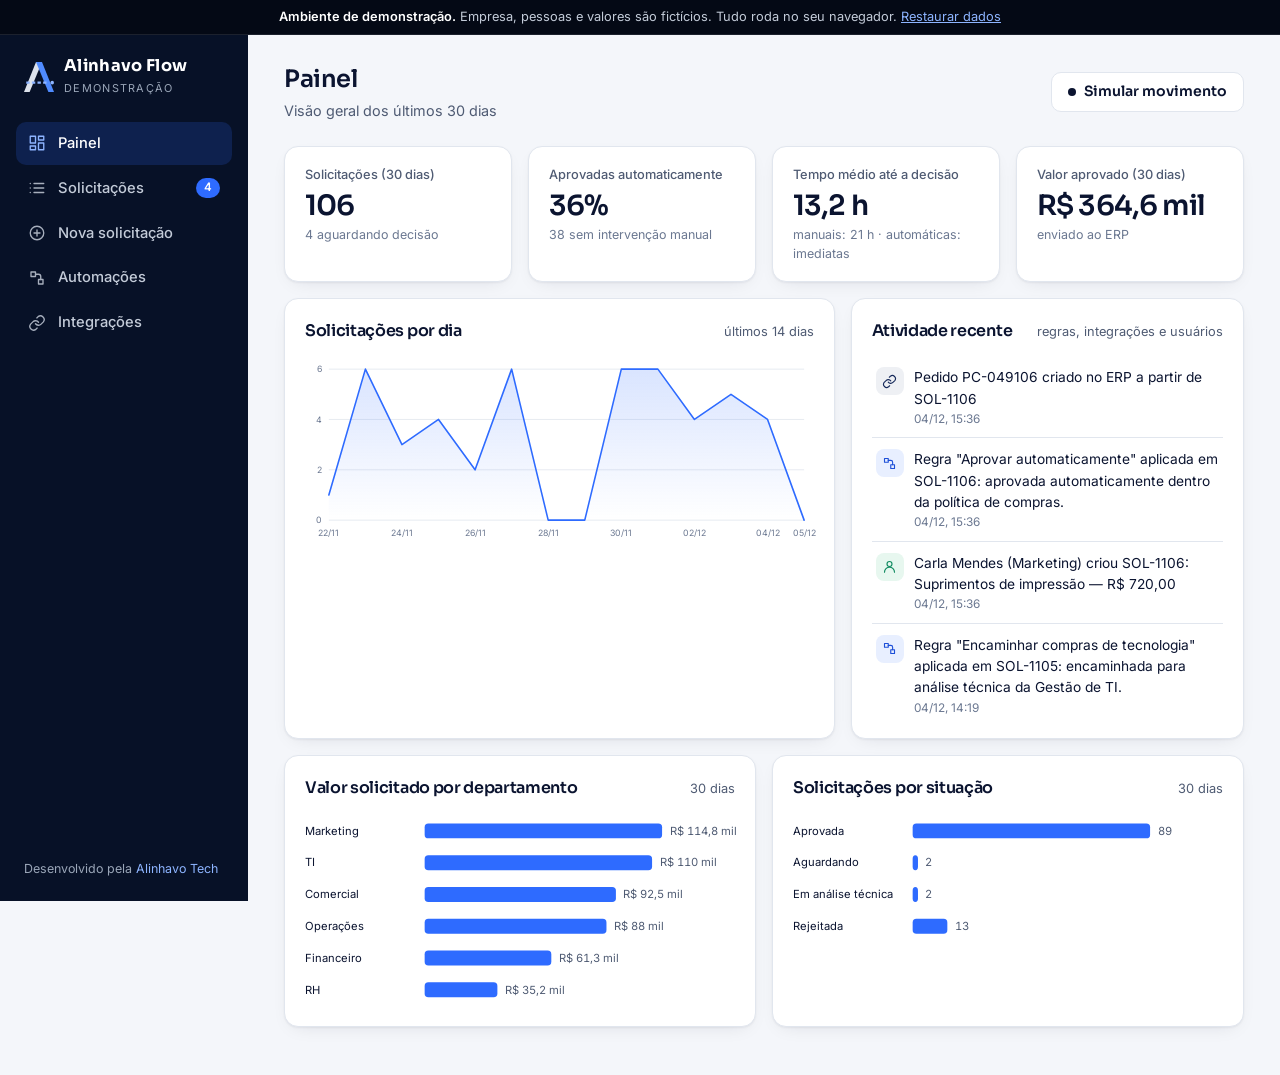
<file: site-github/demo/index.html>
<!doctype html>
<html lang="pt-BR">
<head>
  <meta charset="utf-8">
  <meta name="viewport" content="width=device-width, initial-scale=1">
  <title>Alinhavo Flow · Demonstração | Alinhavo Tech</title>
  <meta name="description" content="Demonstração interativa da Alinhavo Tech: automação de aprovações, integração com ERP e painel de indicadores. Dados fictícios.">
  <meta name="robots" content="noindex">
  <meta name="theme-color" content="#071127">
  <link rel="icon" href="assets/favicon.svg" type="image/svg+xml">
  <link rel="preconnect" href="https://fonts.googleapis.com">
  <link rel="preconnect" href="https://fonts.gstatic.com" crossorigin>
  <link href="https://fonts.googleapis.com/css2?family=Inter:wght@400;500;600&family=Sora:wght@500;600;700&display=swap" rel="stylesheet">
  <link rel="stylesheet" href="assets/app.css">
  <script src="assets/app.js" defer></script>
</head>
<body>
  <div class="demo-banner" role="note"><strong>Ambiente de demonstração.</strong> Empresa, pessoas e valores são fictícios. Tudo roda no seu navegador. <a href="#" data-action="reset">Restaurar dados</a></div>
  <div class="app">
    <aside class="side">
      <a class="logo" href="#/painel" aria-label="Alinhavo Flow — painel">
        <svg viewBox="0 0 40 40" aria-hidden="true"><path d="M0 40h7.5L24 0h-8z" fill="#DCE2EB"/><path d="M16 0h8l16 40h-7.5z" fill="#4F8BFF"/><path d="M3 27.5H33" stroke="#8DB4FF" stroke-width="3" stroke-dasharray="4.5 3" fill="none"/><circle cx="37.6" cy="27.5" r="2.4" fill="#8DB4FF"/></svg>
        <span><b>Alinhavo Flow</b><small>Demonstração</small></span>
      </a>
      <nav aria-label="Seções">
        <ul class="menu" id="menu"></ul>
      </nav>
      <div class="side__foot">Desenvolvido pela <a href="../index.html">Alinhavo Tech</a></div>
    </aside>
    <main class="main" id="view" tabindex="-1"></main>
  </div>
  <div class="toasts" id="toasts" aria-live="polite"></div>
</body>
</html>
</file>
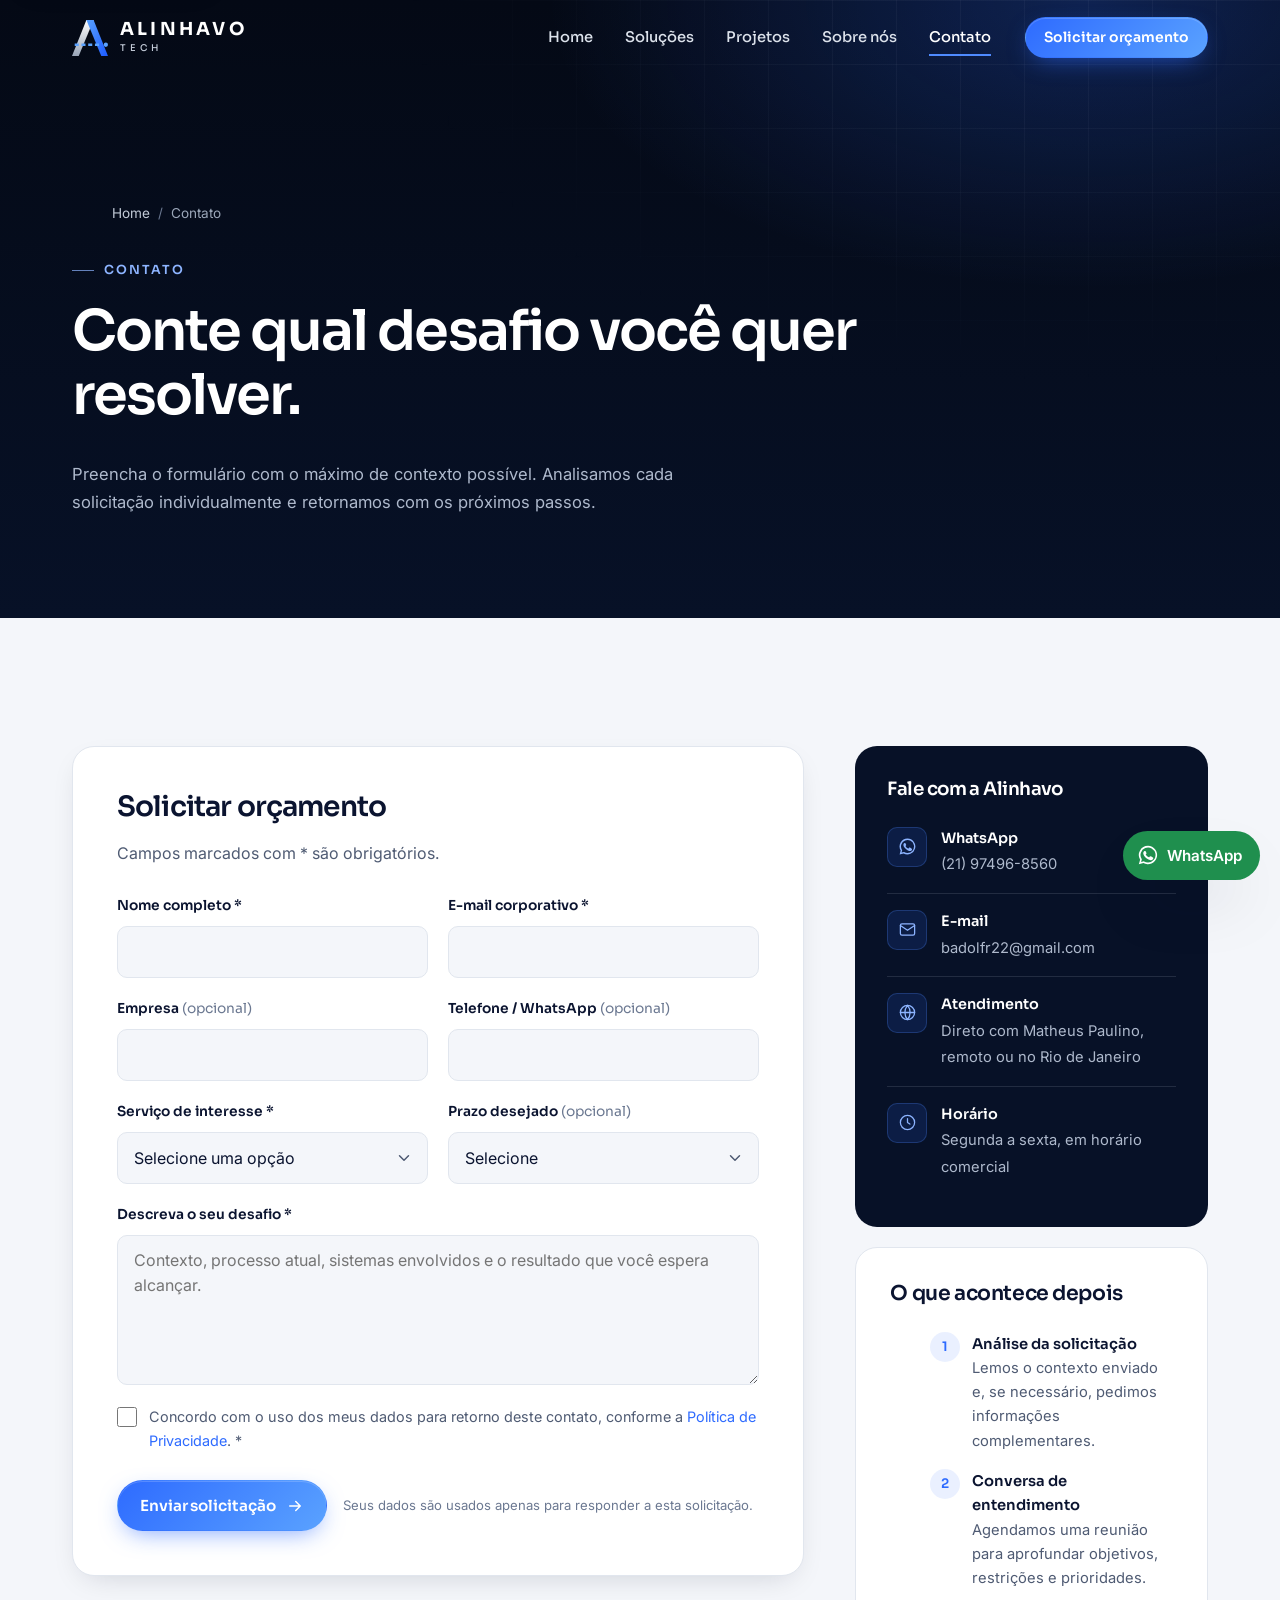
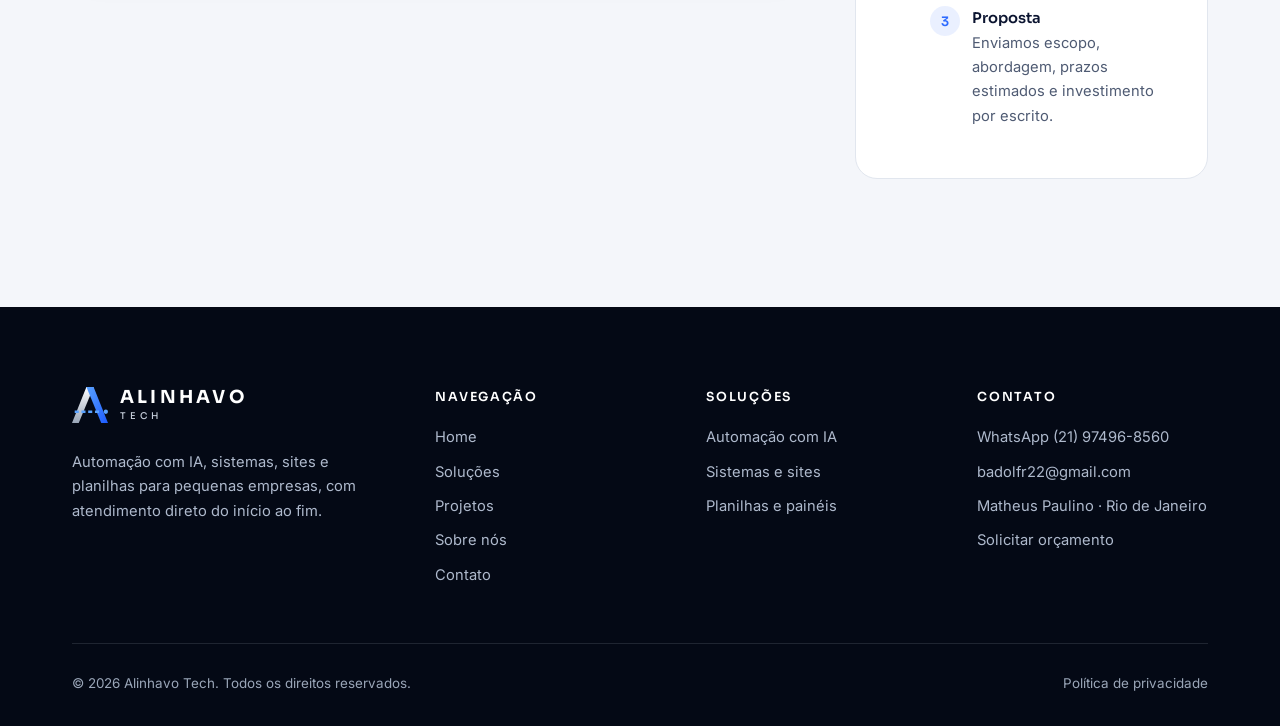
<file: site-github/contato.html>
<!doctype html>
<html lang="pt-BR">
<head>
  <meta charset="utf-8">
  <meta name="viewport" content="width=device-width, initial-scale=1">
  <title>Contato e orçamento | Alinhavo Tech</title>
  <meta name="description" content="Solicite um orçamento à Alinhavo Tech para desenvolvimento de software, automação de processos, IA aplicada, engenharia de dados ou integração de sistemas.">
  <link rel="canonical" href="https://alinhavotech.com.br/contato.html">
  <meta name="theme-color" content="#071127">
  <meta name="robots" content="index, follow">

  <meta property="og:type" content="website">
  <meta property="og:locale" content="pt_BR">
  <meta property="og:site_name" content="Alinhavo Tech">
  <meta property="og:title" content="Contato e orçamento | Alinhavo Tech">
  <meta property="og:description" content="Conte o seu desafio e receba uma proposta clara de escopo e investimento.">
  <meta property="og:url" content="https://alinhavotech.com.br/contato.html">
  <meta property="og:image" content="https://alinhavotech.com.br/assets/img/og-image.png">
  <meta name="twitter:card" content="summary_large_image">

  <link rel="icon" href="assets/img/favicon.svg" type="image/svg+xml">
  <link rel="manifest" href="site.webmanifest">
  <link rel="preconnect" href="https://fonts.googleapis.com">
  <link rel="preconnect" href="https://fonts.gstatic.com" crossorigin>
  <link href="https://fonts.googleapis.com/css2?family=Inter:wght@400;500;600&family=Sora:wght@500;600;700&display=swap" rel="stylesheet">
  <link rel="stylesheet" href="assets/css/style.css">
  <script src="assets/js/main.js" defer></script>
</head>
<body>
  <a class="skip-link" href="#conteudo">Pular para o conteúdo</a>

  <header class="site-header">
    <div class="container">
      <a class="brand" href="index.html" aria-label="Alinhavo Tech — página inicial">
        <svg class="brand__mark" viewBox="0 0 40 40" aria-hidden="true"><defs><linearGradient id="nx-hd" x1="0" y1="0" x2="1" y2="1"><stop offset="0" stop-color="#5AA2FF"/><stop offset="1" stop-color="#1D5BFF"/></linearGradient><linearGradient id="nx-hs" x1="0" y1="0" x2="0" y2="1"><stop offset="0" stop-color="#fff"/><stop offset="1" stop-color="#9AA6B8"/></linearGradient></defs><path d="M0 40h7.5L24 0h-8z" fill="url(#nx-hs)"/><path d="M16 0h8l16 40h-7.5z" fill="url(#nx-hd)"/><path d="M3 27.5H33" stroke="#5AA2FF" stroke-width="3" stroke-dasharray="4.5 3" fill="none"/><circle cx="37.6" cy="27.5" r="2.4" fill="#5AA2FF"/></svg>
        <span class="brand__text"><span class="brand__name">ALINHAVO</span><span class="brand__sub">TECH</span></span>
      </a>
      <button class="nav-toggle" type="button" aria-expanded="false" aria-controls="site-nav" aria-label="Abrir menu">
        <span class="nav-toggle__bars" aria-hidden="true"><span></span><span></span><span></span></span>
      </button>
      <nav class="nav" id="site-nav" aria-label="Navegação principal">
        <ul class="nav__list">
          <li><a class="nav__link" href="index.html">Home</a></li>
          <li><a class="nav__link" href="solucoes.html">Soluções</a></li>
          <li><a class="nav__link" href="projetos.html">Projetos</a></li>
          <li><a class="nav__link" href="sobre.html">Sobre nós</a></li>
          <li><a class="nav__link" href="contato.html" aria-current="page">Contato</a></li>
        </ul>
        <a class="btn btn--primary btn--sm nav__cta" href="#formulario">Solicitar orçamento</a>
      </nav>
    </div>
  </header>

  <main id="conteudo">
    <section class="page-hero" aria-labelledby="page-title">
      <div class="hero__grid-bg" aria-hidden="true"></div>
      <div class="container">
        <ol class="breadcrumb reveal" aria-label="Você está em">
          <li><a href="index.html">Home</a></li>
          <li aria-current="page">Contato</li>
        </ol>
        <span class="eyebrow reveal">Contato</span>
        <h1 id="page-title" class="reveal" style="--d:.08s">Conte qual desafio você quer resolver.</h1>
        <p class="reveal" style="--d:.16s">Preencha o formulário com o máximo de contexto possível. Analisamos cada solicitação individualmente e retornamos com os próximos passos.</p>
      </div>
    </section>

    <section class="section section--soft" aria-label="Formulário e informações de contato">
      <div class="container contact-layout">
        <div class="form-card reveal" id="formulario">
          <h2>Solicitar orçamento</h2>
          <p>Campos marcados com <span aria-hidden="true">*</span><span class="sr-only">asterisco</span> são obrigatórios.</p>

          <form name="contato" method="POST" data-contact-form data-netlify="true" netlify-honeypot="_gotcha" novalidate>
            <input type="hidden" name="form-name" value="contato">
            <div class="hp-field" aria-hidden="true">
              <label for="gotcha">Não preencha este campo</label>
              <input type="text" id="gotcha" name="_gotcha" tabindex="-1" autocomplete="off">
            </div>

            <div class="form-grid">
              <div class="field">
                <label for="nome">Nome completo <span aria-hidden="true">*</span></label>
                <input id="nome" name="nome" type="text" autocomplete="name" required minlength="2" aria-describedby="nome-error">
                <span class="field__error" id="nome-error" aria-live="polite"></span>
              </div>
              <div class="field">
                <label for="email">E-mail corporativo <span aria-hidden="true">*</span></label>
                <input id="email" name="email" type="email" autocomplete="email" required aria-describedby="email-error">
                <span class="field__error" id="email-error" aria-live="polite"></span>
              </div>
              <div class="field">
                <label for="empresa">Empresa <span class="optional">(opcional)</span></label>
                <input id="empresa" name="empresa" type="text" autocomplete="organization" aria-describedby="empresa-error">
                <span class="field__error" id="empresa-error" aria-live="polite"></span>
              </div>
              <div class="field">
                <label for="telefone">Telefone / WhatsApp <span class="optional">(opcional)</span></label>
                <input id="telefone" name="telefone" type="tel" autocomplete="tel" inputmode="tel" pattern="[0-9()+\-\s]{8,20}" aria-describedby="telefone-error">
                <span class="field__error" id="telefone-error" aria-live="polite"></span>
              </div>
              <div class="field">
                <label for="servico">Serviço de interesse <span aria-hidden="true">*</span></label>
                <select id="servico" name="servico" required aria-describedby="servico-error">
                  <option value="">Selecione uma opção</option>
                  <option value="automacao">Automação de processos com IA</option>
                  <option value="software">Sistema ou site</option>
                  <option value="dados">Planilha e painel</option>
                  <option value="diagnostico">Ainda não sei — preciso de um diagnóstico</option>
                </select>
                <span class="field__error" id="servico-error" aria-live="polite"></span>
              </div>
              <div class="field">
                <label for="prazo">Prazo desejado <span class="optional">(opcional)</span></label>
                <select id="prazo" name="prazo" aria-describedby="prazo-error">
                  <option value="">Selecione</option>
                  <option>O quanto antes</option>
                  <option>Em até 3 meses</option>
                  <option>Entre 3 e 6 meses</option>
                  <option>Ainda sem prazo definido</option>
                </select>
                <span class="field__error" id="prazo-error" aria-live="polite"></span>
              </div>
              <div class="field field--full">
                <label for="mensagem">Descreva o seu desafio <span aria-hidden="true">*</span></label>
                <textarea id="mensagem" name="mensagem" required minlength="20" placeholder="Contexto, processo atual, sistemas envolvidos e o resultado que você espera alcançar." aria-describedby="mensagem-error"></textarea>
                <span class="field__error" id="mensagem-error" aria-live="polite"></span>
              </div>
              <div class="field field--full">
                <div class="field field--check">
                  <input id="consentimento" name="consentimento" type="checkbox" value="sim" required aria-describedby="consentimento-error">
                  <label for="consentimento">Concordo com o uso dos meus dados para retorno deste contato, conforme a <a href="privacidade.html">Política de Privacidade</a>. <span aria-hidden="true">*</span></label>
                </div>
                <span class="field__error" id="consentimento-error" aria-live="polite"></span>
              </div>
            </div>

            <div class="form-actions">
              <button class="btn btn--primary" type="submit">Enviar solicitação
                <svg viewBox="0 0 24 24" fill="none" stroke="currentColor" stroke-width="2" stroke-linecap="round" stroke-linejoin="round" aria-hidden="true"><path d="M5 12h14M13 6l6 6-6 6"/></svg>
              </button>
              <p class="form-note">Seus dados são usados apenas para responder a esta solicitação.</p>
            </div>
            <div class="form-status" role="status" aria-live="polite"></div>
          </form>
        </div>

        <aside class="contact-aside" aria-label="Informações de contato">
          <div class="info-card reveal" style="--d:.08s">
            <h2>Fale com a Alinhavo</h2>
            <div class="info-item">
              <span class="icon-box"><svg viewBox="0 0 24 24" fill="currentColor" aria-hidden="true"><path d="M12 2a10 10 0 0 0-8.6 15.1L2 22l5-1.3A10 10 0 1 0 12 2zm0 18.2a8.2 8.2 0 0 1-4.2-1.2l-.3-.2-3 .8.8-2.9-.2-.3A8.2 8.2 0 1 1 12 20.2zm4.5-6.1c-.2-.1-1.5-.7-1.7-.8s-.4-.1-.6.1-.7.8-.8 1-.3.2-.5.1a6.7 6.7 0 0 1-3.3-2.9c-.2-.4.2-.4.7-1.3.1-.2 0-.3 0-.4l-.8-1.8c-.2-.5-.4-.4-.6-.4h-.5a1 1 0 0 0-.7.3 3 3 0 0 0-.9 2.2 5.2 5.2 0 0 0 1.1 2.8 11.9 11.9 0 0 0 4.6 4c1.7.7 2.4.8 3.2.7a2.8 2.8 0 0 0 1.8-1.3 2.3 2.3 0 0 0 .2-1.3c-.1-.1-.2-.2-.4-.3z"/></svg></span>
              <div><strong>WhatsApp</strong><a href="https://wa.me/5521974968560" target="_blank" rel="noopener">(21) 97496-8560</a></div>
            </div>
            <div class="info-item">
              <span class="icon-box"><svg viewBox="0 0 24 24" fill="none" stroke="currentColor" stroke-width="1.6" stroke-linecap="round" stroke-linejoin="round" aria-hidden="true"><rect x="3" y="5" width="18" height="14" rx="2"/><path d="m3 7 9 6 9-6"/></svg></span>
              <div><strong>E-mail</strong><a data-contact-email href="mailto:badolfr22@gmail.com">badolfr22@gmail.com</a></div>
            </div>
            <div class="info-item">
              <span class="icon-box"><svg viewBox="0 0 24 24" fill="none" stroke="currentColor" stroke-width="1.6" stroke-linecap="round" stroke-linejoin="round" aria-hidden="true"><circle cx="12" cy="12" r="9"/><path d="M3 12h18M12 3a14 14 0 0 1 0 18M12 3a14 14 0 0 0 0 18"/></svg></span>
              <div><strong>Atendimento</strong><span>Direto com Matheus Paulino, remoto ou no Rio de Janeiro</span></div>
            </div>
            <div class="info-item">
              <span class="icon-box"><svg viewBox="0 0 24 24" fill="none" stroke="currentColor" stroke-width="1.6" stroke-linecap="round" stroke-linejoin="round" aria-hidden="true"><circle cx="12" cy="12" r="9"/><path d="M12 7v5l3 2"/></svg></span>
              <div><strong>Horário</strong><span>Segunda a sexta, em horário comercial</span></div>
            </div>
          </div>

          <div class="card reveal" style="--d:.16s">
            <h3>O que acontece depois</h3>
            <ol class="steps-mini">
              <li><div><strong>Análise da solicitação</strong>Lemos o contexto enviado e, se necessário, pedimos informações complementares.</div></li>
              <li><div><strong>Conversa de entendimento</strong>Agendamos uma reunião para aprofundar objetivos, restrições e prioridades.</div></li>
              <li><div><strong>Proposta</strong>Enviamos escopo, abordagem, prazos estimados e investimento por escrito.</div></li>
            </ol>
          </div>
        </aside>
      </div>
    </section>
  </main>

  <footer class="site-footer">
    <div class="container">
      <div class="footer__top">
        <div class="footer__about">
          <a class="brand" href="index.html" aria-label="Alinhavo Tech — página inicial">
            <svg class="brand__mark" viewBox="0 0 40 40" aria-hidden="true"><defs><linearGradient id="nx-fd" x1="0" y1="0" x2="1" y2="1"><stop offset="0" stop-color="#5AA2FF"/><stop offset="1" stop-color="#1D5BFF"/></linearGradient><linearGradient id="nx-fs" x1="0" y1="0" x2="0" y2="1"><stop offset="0" stop-color="#fff"/><stop offset="1" stop-color="#9AA6B8"/></linearGradient></defs><path d="M0 40h7.5L24 0h-8z" fill="url(#nx-fs)"/><path d="M16 0h8l16 40h-7.5z" fill="url(#nx-fd)"/><path d="M3 27.5H33" stroke="#5AA2FF" stroke-width="3" stroke-dasharray="4.5 3" fill="none"/><circle cx="37.6" cy="27.5" r="2.4" fill="#5AA2FF"/></svg>
            <span class="brand__text"><span class="brand__name">ALINHAVO</span><span class="brand__sub">TECH</span></span>
          </a>
          <p>Automação com IA, sistemas, sites e planilhas para pequenas empresas, com atendimento direto do início ao fim.</p>
        </div>
        <div>
          <p class="footer__title">Navegação</p>
          <ul class="footer__list">
            <li><a href="index.html">Home</a></li>
            <li><a href="solucoes.html">Soluções</a></li>
            <li><a href="projetos.html">Projetos</a></li>
            <li><a href="sobre.html">Sobre nós</a></li>
            <li><a href="contato.html">Contato</a></li>
          </ul>
        </div>
        <div>
          <p class="footer__title">Soluções</p>
          <ul class="footer__list">
            <li><a href="solucoes.html#automacao">Automação com IA</a></li>
            <li><a href="solucoes.html#software">Sistemas e sites</a></li>
            <li><a href="solucoes.html#dados">Planilhas e painéis</a></li>
          </ul>
        </div>
        <div>
          <p class="footer__title">Contato</p>
          <ul class="footer__list">
            <li><a href="https://wa.me/5521974968560" target="_blank" rel="noopener">WhatsApp (21) 97496-8560</a></li>
            <li><a data-contact-email href="mailto:badolfr22@gmail.com">badolfr22@gmail.com</a></li>
            <li>Matheus Paulino · Rio de Janeiro</li>
            <li><a href="contato.html">Solicitar orçamento</a></li>
          </ul>
        </div>
      </div>
      <div class="footer__bottom">
        <span>© <span data-year>2026</span> Alinhavo Tech. Todos os direitos reservados.</span>
        <span class="footer__legal"><a href="privacidade.html">Política de privacidade</a></span>
      </div>
    </div>
  </footer>
  <a class="wa-float" href="https://wa.me/5521974968560" target="_blank" rel="noopener" aria-label="Falar no WhatsApp"><svg viewBox="0 0 24 24" fill="currentColor" aria-hidden="true"><path d="M12 2a10 10 0 0 0-8.6 15.1L2 22l5-1.3A10 10 0 1 0 12 2zm0 18.2a8.2 8.2 0 0 1-4.2-1.2l-.3-.2-3 .8.8-2.9-.2-.3A8.2 8.2 0 1 1 12 20.2zm4.5-6.1c-.2-.1-1.5-.7-1.7-.8s-.4-.1-.6.1-.7.8-.8 1-.3.2-.5.1a6.7 6.7 0 0 1-3.3-2.9c-.2-.4.2-.4.7-1.3.1-.2 0-.3 0-.4l-.8-1.8c-.2-.5-.4-.4-.6-.4h-.5a1 1 0 0 0-.7.3 3 3 0 0 0-.9 2.2 5.2 5.2 0 0 0 1.1 2.8 11.9 11.9 0 0 0 4.6 4c1.7.7 2.4.8 3.2.7a2.8 2.8 0 0 0 1.8-1.3 2.3 2.3 0 0 0 .2-1.3c-.1-.1-.2-.2-.4-.3z"/></svg><span>WhatsApp</span></a>
</body>
</html>
</file>
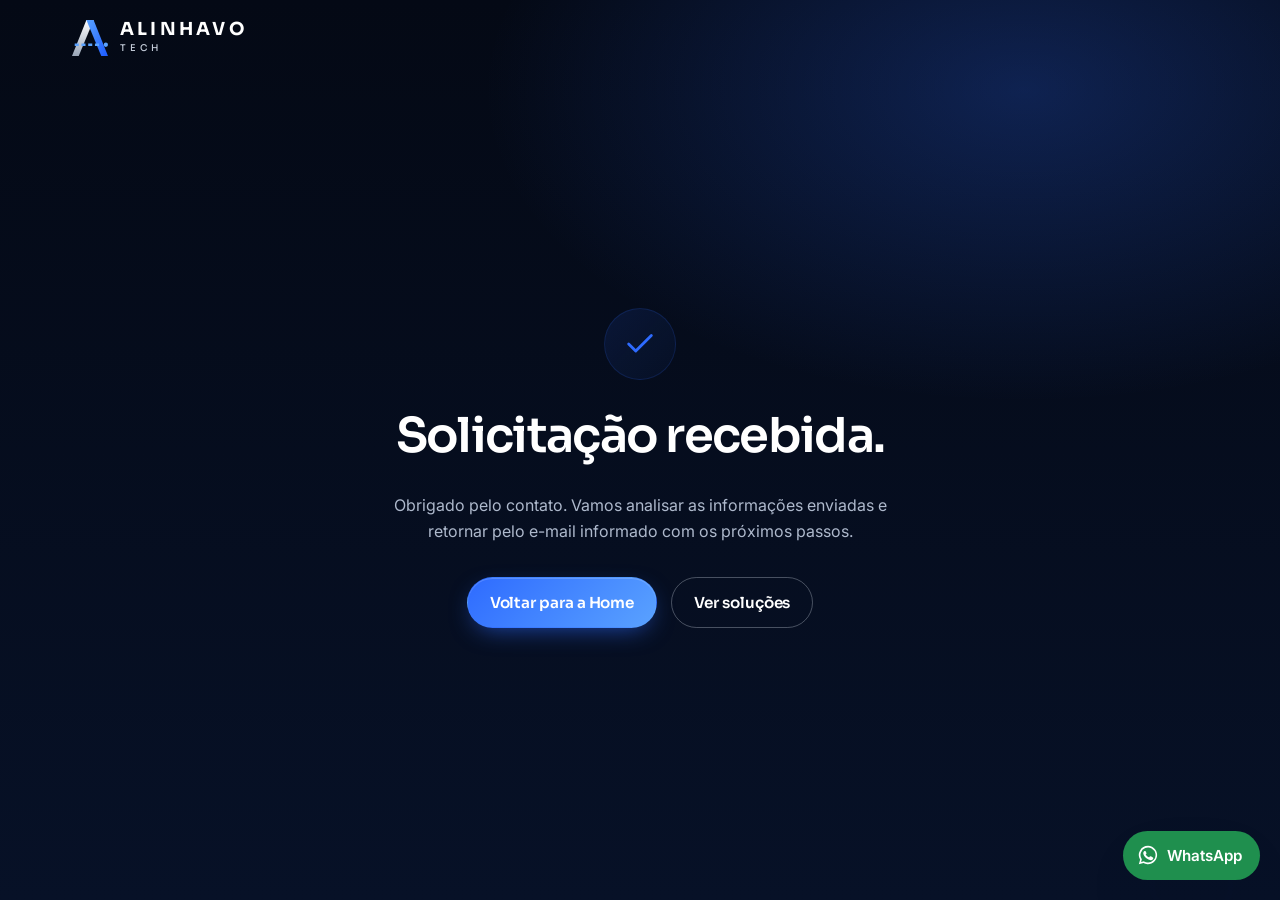
<file: site-github/obrigado.html>
<!doctype html>
<html lang="pt-BR">
<head>
  <meta charset="utf-8">
  <meta name="viewport" content="width=device-width, initial-scale=1">
  <title>Solicitação enviada | Alinhavo Tech</title>
  <meta name="description" content="Recebemos sua solicitação. A Alinhavo Tech entrará em contato com os próximos passos.">
  <meta name="robots" content="noindex, follow">
  <meta name="theme-color" content="#071127">
  <link rel="icon" href="assets/img/favicon.svg" type="image/svg+xml">
  <link rel="preconnect" href="https://fonts.googleapis.com">
  <link rel="preconnect" href="https://fonts.gstatic.com" crossorigin>
  <link href="https://fonts.googleapis.com/css2?family=Inter:wght@400;500;600&family=Sora:wght@500;600;700&display=swap" rel="stylesheet">
  <link rel="stylesheet" href="assets/css/style.css">
  <script src="assets/js/main.js" defer></script>
</head>
<body class="page-dark">
  <header class="site-header">
    <div class="container">
      <a class="brand" href="index.html" aria-label="Alinhavo Tech — página inicial">
        <svg class="brand__mark" viewBox="0 0 40 40" aria-hidden="true"><defs><linearGradient id="nx-hd" x1="0" y1="0" x2="1" y2="1"><stop offset="0" stop-color="#5AA2FF"/><stop offset="1" stop-color="#1D5BFF"/></linearGradient><linearGradient id="nx-hs" x1="0" y1="0" x2="0" y2="1"><stop offset="0" stop-color="#fff"/><stop offset="1" stop-color="#9AA6B8"/></linearGradient></defs><path d="M0 40h7.5L24 0h-8z" fill="url(#nx-hs)"/><path d="M16 0h8l16 40h-7.5z" fill="url(#nx-hd)"/><path d="M3 27.5H33" stroke="#5AA2FF" stroke-width="3" stroke-dasharray="4.5 3" fill="none"/><circle cx="37.6" cy="27.5" r="2.4" fill="#5AA2FF"/></svg>
        <span class="brand__text"><span class="brand__name">ALINHAVO</span><span class="brand__sub">TECH</span></span>
      </a>
    </div>
  </header>
  <main id="conteudo" class="center-page">
    <div>
      <div class="icon-box" style="margin:0 auto 28px;width:72px;height:72px;border-radius:50%"><svg viewBox="0 0 24 24" fill="none" stroke="currentColor" stroke-width="2" stroke-linecap="round" stroke-linejoin="round" aria-hidden="true" style="width:34px;height:34px"><path d="M20 6 9 17l-5-5"/></svg></div>
      <h1>Solicitação recebida.</h1>
      <p>Obrigado pelo contato. Vamos analisar as informações enviadas e retornar pelo e-mail informado com os próximos passos.</p>
      <div class="hero__actions">
        <a class="btn btn--primary" href="index.html">Voltar para a Home</a>
        <a class="btn btn--ghost" href="solucoes.html">Ver soluções</a>
      </div>
    </div>
  </main>
  <a class="wa-float" href="https://wa.me/5521974968560" target="_blank" rel="noopener" aria-label="Falar no WhatsApp"><svg viewBox="0 0 24 24" fill="currentColor" aria-hidden="true"><path d="M12 2a10 10 0 0 0-8.6 15.1L2 22l5-1.3A10 10 0 1 0 12 2zm0 18.2a8.2 8.2 0 0 1-4.2-1.2l-.3-.2-3 .8.8-2.9-.2-.3A8.2 8.2 0 1 1 12 20.2zm4.5-6.1c-.2-.1-1.5-.7-1.7-.8s-.4-.1-.6.1-.7.8-.8 1-.3.2-.5.1a6.7 6.7 0 0 1-3.3-2.9c-.2-.4.2-.4.7-1.3.1-.2 0-.3 0-.4l-.8-1.8c-.2-.5-.4-.4-.6-.4h-.5a1 1 0 0 0-.7.3 3 3 0 0 0-.9 2.2 5.2 5.2 0 0 0 1.1 2.8 11.9 11.9 0 0 0 4.6 4c1.7.7 2.4.8 3.2.7a2.8 2.8 0 0 0 1.8-1.3 2.3 2.3 0 0 0 .2-1.3c-.1-.1-.2-.2-.4-.3z"/></svg><span>WhatsApp</span></a>
</body>
</html>
</file>
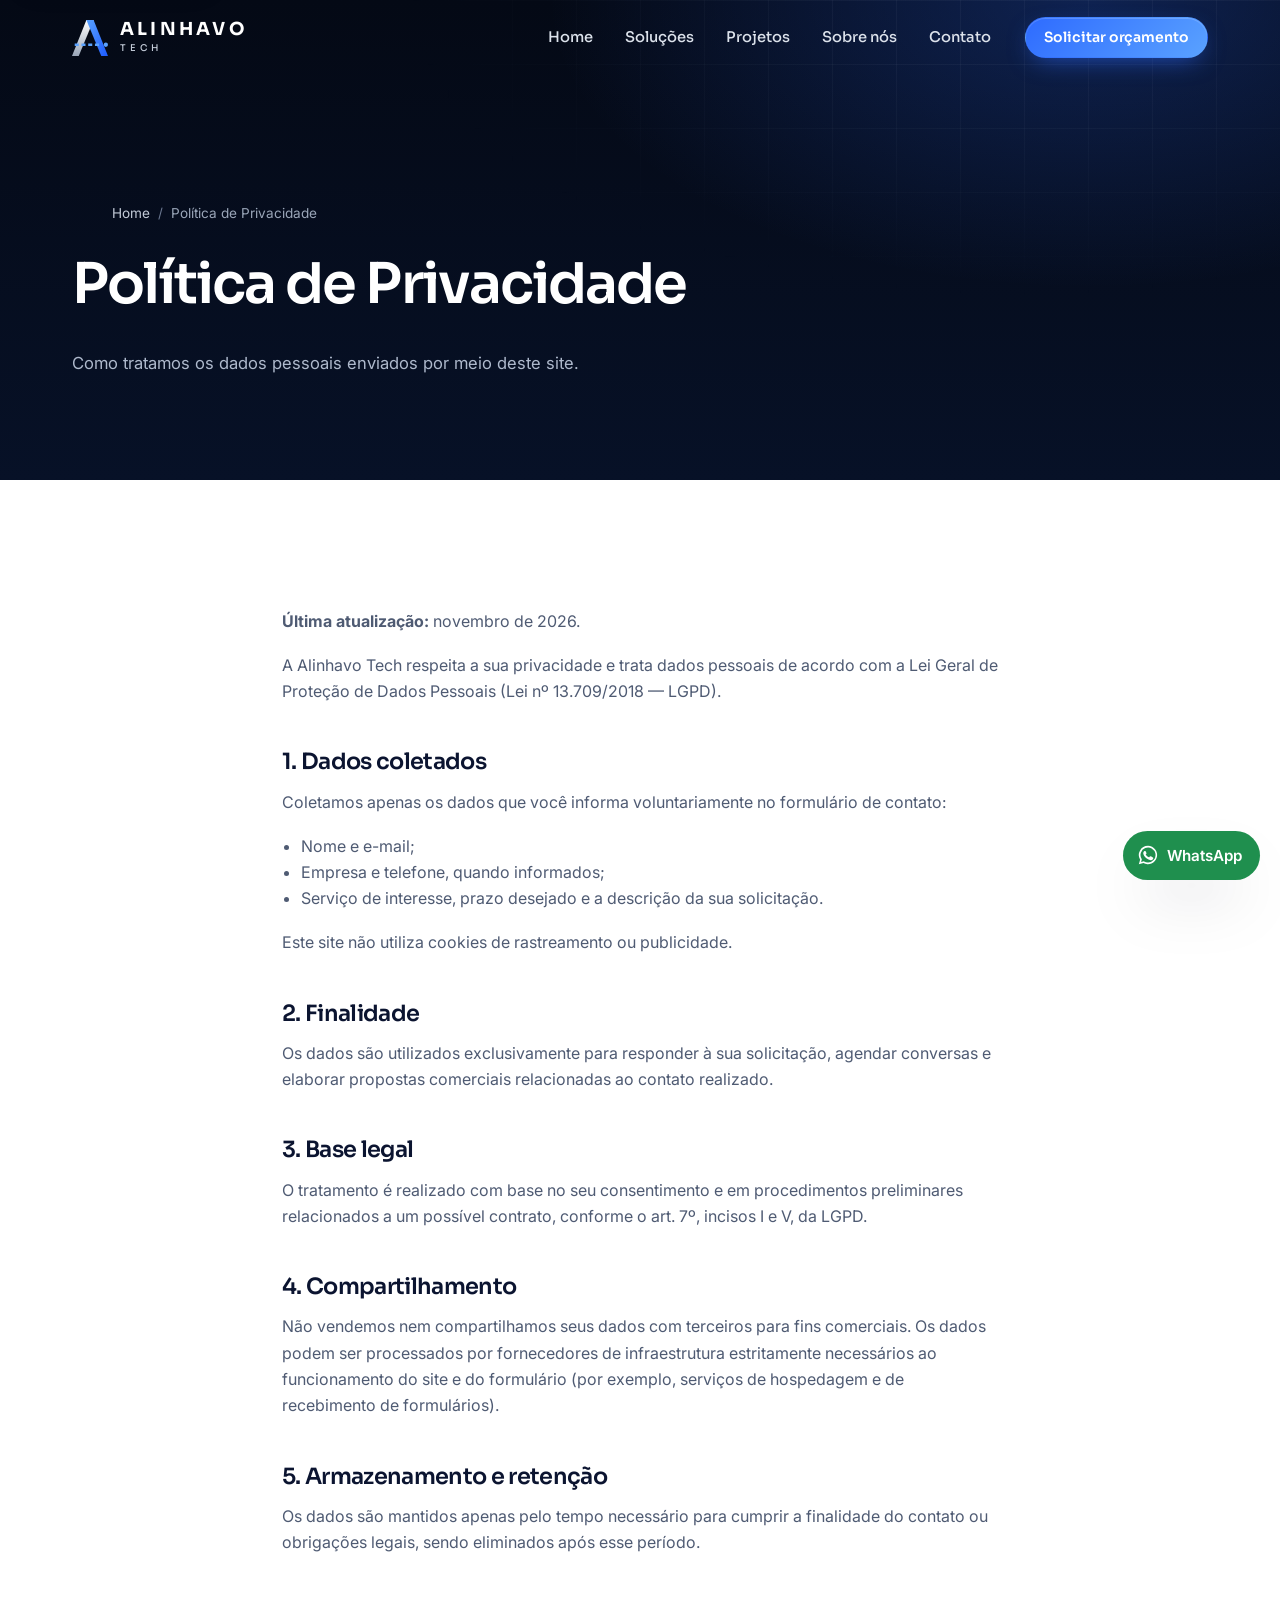
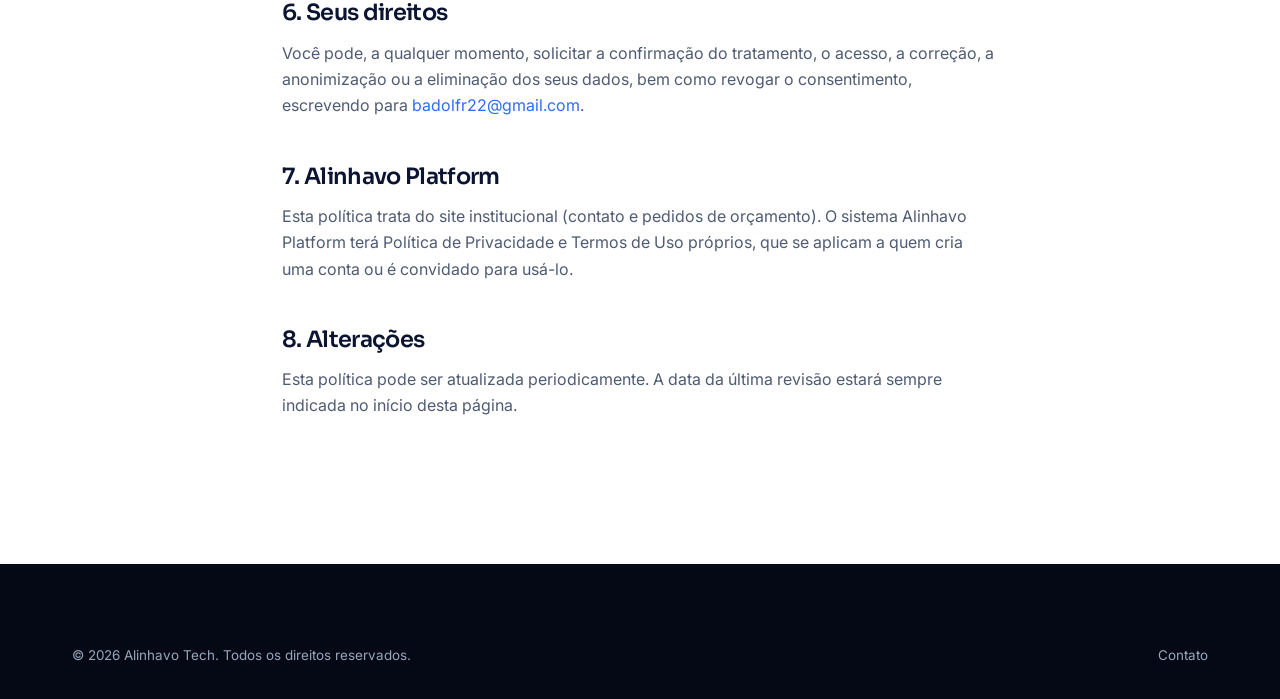
<file: site-github/privacidade.html>
<!doctype html>
<html lang="pt-BR">
<head>
  <meta charset="utf-8">
  <meta name="viewport" content="width=device-width, initial-scale=1">
  <title>Política de Privacidade | Alinhavo Tech</title>
  <meta name="description" content="Saiba como a Alinhavo Tech trata os dados pessoais enviados pelo formulário de contato do site.">
  <link rel="canonical" href="https://alinhavotech.com.br/privacidade.html">
  <meta name="theme-color" content="#071127">
  <meta name="robots" content="index, follow">
  <link rel="icon" href="assets/img/favicon.svg" type="image/svg+xml">
  <link rel="manifest" href="site.webmanifest">
  <link rel="preconnect" href="https://fonts.googleapis.com">
  <link rel="preconnect" href="https://fonts.gstatic.com" crossorigin>
  <link href="https://fonts.googleapis.com/css2?family=Inter:wght@400;500;600&family=Sora:wght@500;600;700&display=swap" rel="stylesheet">
  <link rel="stylesheet" href="assets/css/style.css">
  <script src="assets/js/main.js" defer></script>
</head>
<body>
  <a class="skip-link" href="#conteudo">Pular para o conteúdo</a>

  <header class="site-header">
    <div class="container">
      <a class="brand" href="index.html" aria-label="Alinhavo Tech — página inicial">
        <svg class="brand__mark" viewBox="0 0 40 40" aria-hidden="true"><defs><linearGradient id="nx-hd" x1="0" y1="0" x2="1" y2="1"><stop offset="0" stop-color="#5AA2FF"/><stop offset="1" stop-color="#1D5BFF"/></linearGradient><linearGradient id="nx-hs" x1="0" y1="0" x2="0" y2="1"><stop offset="0" stop-color="#fff"/><stop offset="1" stop-color="#9AA6B8"/></linearGradient></defs><path d="M0 40h7.5L24 0h-8z" fill="url(#nx-hs)"/><path d="M16 0h8l16 40h-7.5z" fill="url(#nx-hd)"/><path d="M3 27.5H33" stroke="#5AA2FF" stroke-width="3" stroke-dasharray="4.5 3" fill="none"/><circle cx="37.6" cy="27.5" r="2.4" fill="#5AA2FF"/></svg>
        <span class="brand__text"><span class="brand__name">ALINHAVO</span><span class="brand__sub">TECH</span></span>
      </a>
      <button class="nav-toggle" type="button" aria-expanded="false" aria-controls="site-nav" aria-label="Abrir menu">
        <span class="nav-toggle__bars" aria-hidden="true"><span></span><span></span><span></span></span>
      </button>
      <nav class="nav" id="site-nav" aria-label="Navegação principal">
        <ul class="nav__list">
          <li><a class="nav__link" href="index.html">Home</a></li>
          <li><a class="nav__link" href="solucoes.html">Soluções</a></li>
          <li><a class="nav__link" href="projetos.html">Projetos</a></li>
          <li><a class="nav__link" href="sobre.html">Sobre nós</a></li>
          <li><a class="nav__link" href="contato.html">Contato</a></li>
        </ul>
        <a class="btn btn--primary btn--sm nav__cta" href="contato.html">Solicitar orçamento</a>
      </nav>
    </div>
  </header>

  <main id="conteudo">
    <section class="page-hero" aria-labelledby="page-title">
      <div class="hero__grid-bg" aria-hidden="true"></div>
      <div class="container">
        <ol class="breadcrumb" aria-label="Você está em">
          <li><a href="index.html">Home</a></li>
          <li aria-current="page">Política de Privacidade</li>
        </ol>
        <h1 id="page-title">Política de Privacidade</h1>
        <p>Como tratamos os dados pessoais enviados por meio deste site.</p>
      </div>
    </section>

    <section class="section">
      <div class="container legal">
        <p><strong>Última atualização:</strong> novembro de 2026.</p>
        <p>A Alinhavo Tech respeita a sua privacidade e trata dados pessoais de acordo com a Lei Geral de Proteção de Dados Pessoais (Lei nº 13.709/2018 — LGPD).</p>

        <h2>1. Dados coletados</h2>
        <p>Coletamos apenas os dados que você informa voluntariamente no formulário de contato:</p>
        <ul>
          <li>Nome e e-mail;</li>
          <li>Empresa e telefone, quando informados;</li>
          <li>Serviço de interesse, prazo desejado e a descrição da sua solicitação.</li>
        </ul>
        <p>Este site não utiliza cookies de rastreamento ou publicidade.</p>

        <h2>2. Finalidade</h2>
        <p>Os dados são utilizados exclusivamente para responder à sua solicitação, agendar conversas e elaborar propostas comerciais relacionadas ao contato realizado.</p>

        <h2>3. Base legal</h2>
        <p>O tratamento é realizado com base no seu consentimento e em procedimentos preliminares relacionados a um possível contrato, conforme o art. 7º, incisos I e V, da LGPD.</p>

        <h2>4. Compartilhamento</h2>
        <p>Não vendemos nem compartilhamos seus dados com terceiros para fins comerciais. Os dados podem ser processados por fornecedores de infraestrutura estritamente necessários ao funcionamento do site e do formulário (por exemplo, serviços de hospedagem e de recebimento de formulários).</p>

        <h2>5. Armazenamento e retenção</h2>
        <p>Os dados são mantidos apenas pelo tempo necessário para cumprir a finalidade do contato ou obrigações legais, sendo eliminados após esse período.</p>

        <h2>6. Seus direitos</h2>
        <p>Você pode, a qualquer momento, solicitar a confirmação do tratamento, o acesso, a correção, a anonimização ou a eliminação dos seus dados, bem como revogar o consentimento, escrevendo para <a data-contact-email href="mailto:badolfr22@gmail.com">badolfr22@gmail.com</a>.</p>

        <h2>7. Alinhavo Platform</h2>
        <p>Esta política trata do site institucional (contato e pedidos de orçamento). O sistema Alinhavo Platform terá Política de Privacidade e Termos de Uso próprios, que se aplicam a quem cria uma conta ou é convidado para usá-lo.</p>

        <h2>8. Alterações</h2>
        <p>Esta política pode ser atualizada periodicamente. A data da última revisão estará sempre indicada no início desta página.</p>
      </div>
    </section>
  </main>

  <footer class="site-footer">
    <div class="container">
      <div class="footer__bottom" style="padding-top:0">
        <span>© <span data-year>2026</span> Alinhavo Tech. Todos os direitos reservados.</span>
        <span class="footer__legal"><a href="contato.html">Contato</a></span>
      </div>
    </div>
  </footer>
  <a class="wa-float" href="https://wa.me/5521974968560" target="_blank" rel="noopener" aria-label="Falar no WhatsApp"><svg viewBox="0 0 24 24" fill="currentColor" aria-hidden="true"><path d="M12 2a10 10 0 0 0-8.6 15.1L2 22l5-1.3A10 10 0 1 0 12 2zm0 18.2a8.2 8.2 0 0 1-4.2-1.2l-.3-.2-3 .8.8-2.9-.2-.3A8.2 8.2 0 1 1 12 20.2zm4.5-6.1c-.2-.1-1.5-.7-1.7-.8s-.4-.1-.6.1-.7.8-.8 1-.3.2-.5.1a6.7 6.7 0 0 1-3.3-2.9c-.2-.4.2-.4.7-1.3.1-.2 0-.3 0-.4l-.8-1.8c-.2-.5-.4-.4-.6-.4h-.5a1 1 0 0 0-.7.3 3 3 0 0 0-.9 2.2 5.2 5.2 0 0 0 1.1 2.8 11.9 11.9 0 0 0 4.6 4c1.7.7 2.4.8 3.2.7a2.8 2.8 0 0 0 1.8-1.3 2.3 2.3 0 0 0 .2-1.3c-.1-.1-.2-.2-.4-.3z"/></svg><span>WhatsApp</span></a>
</body>
</html>
</file>
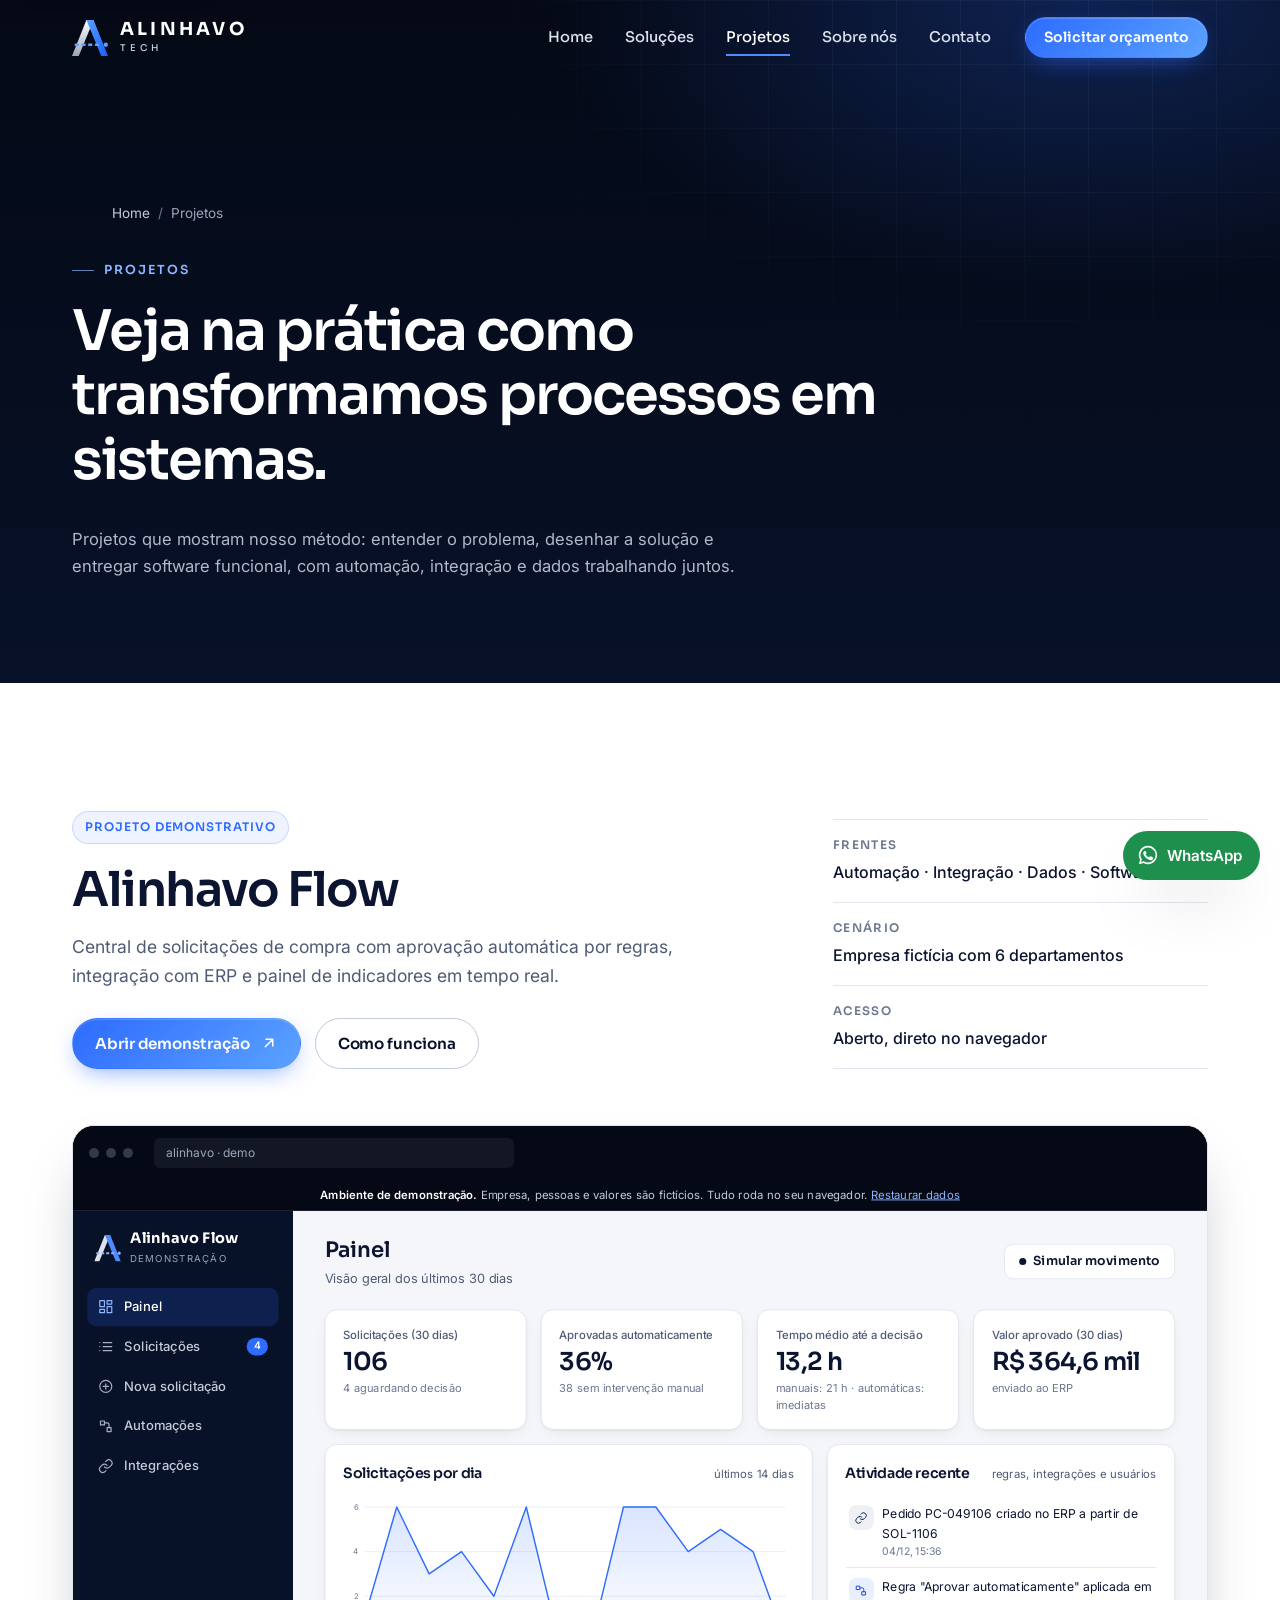
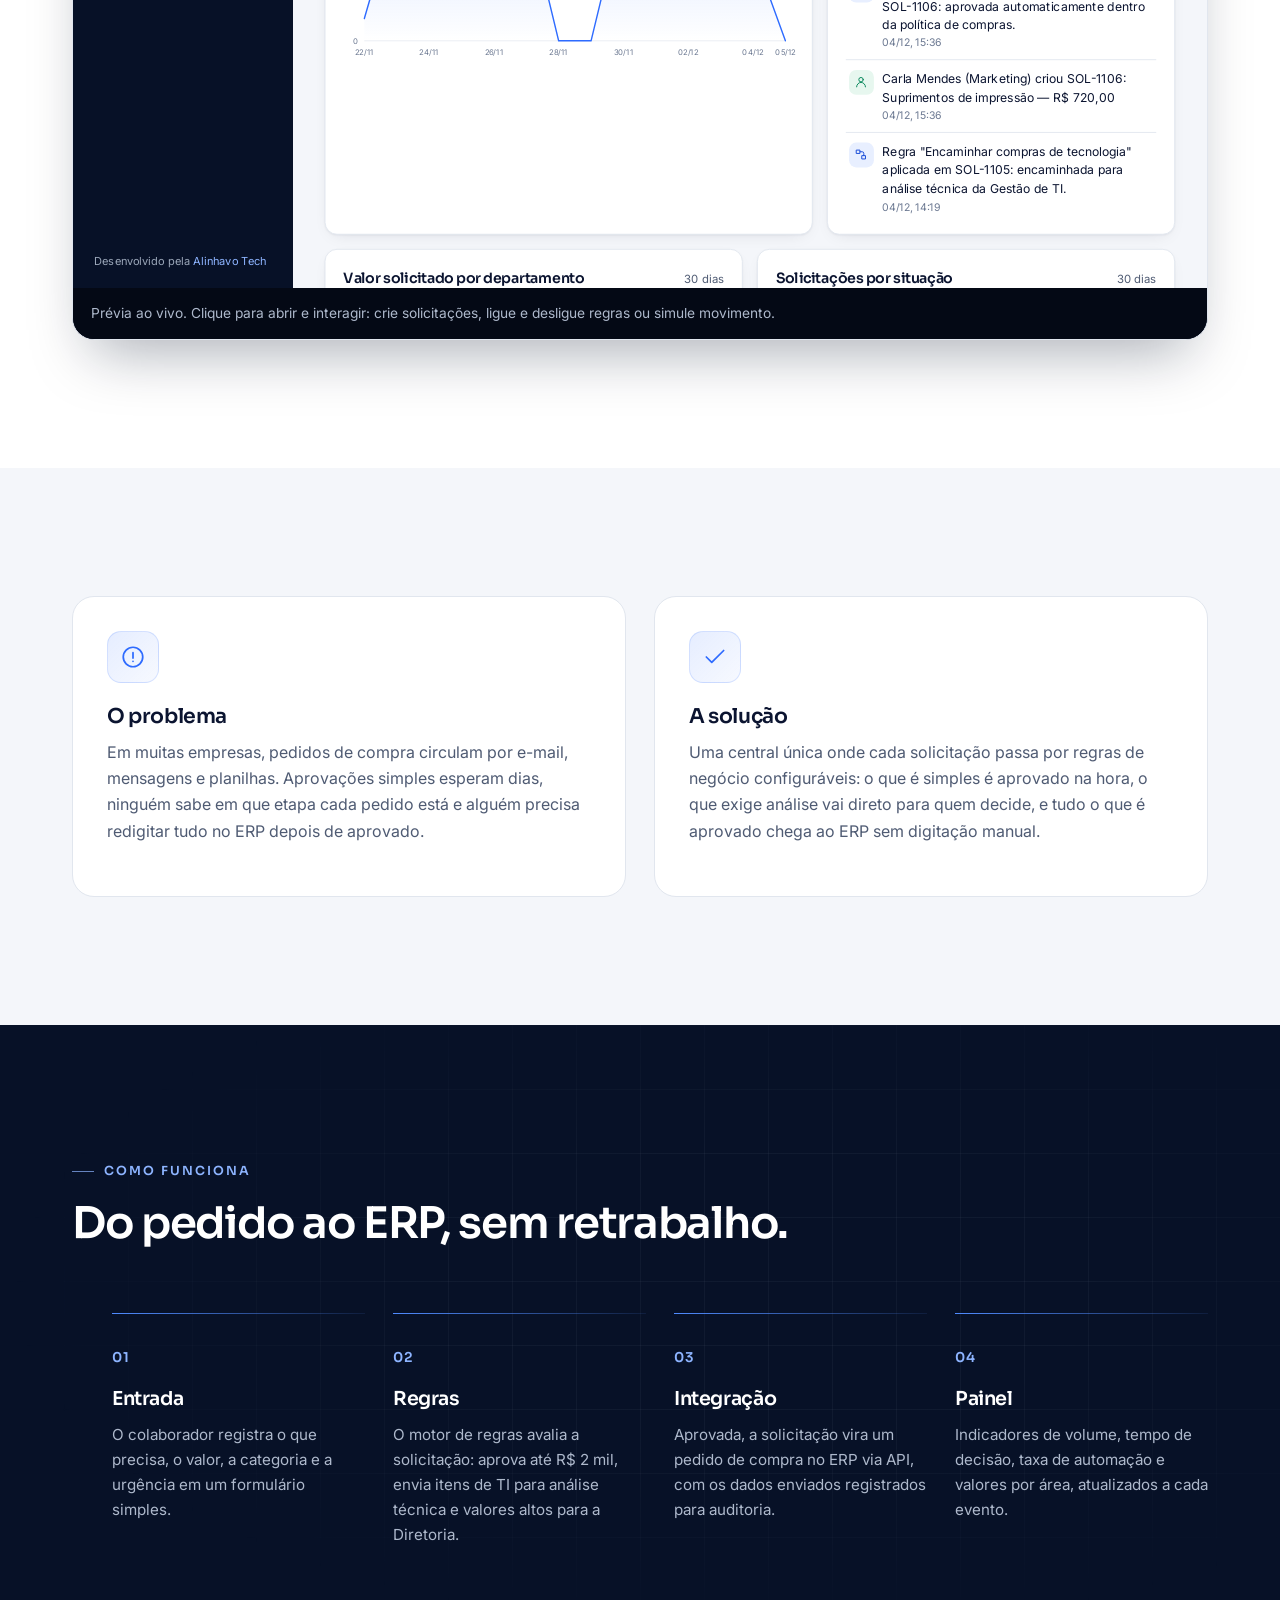
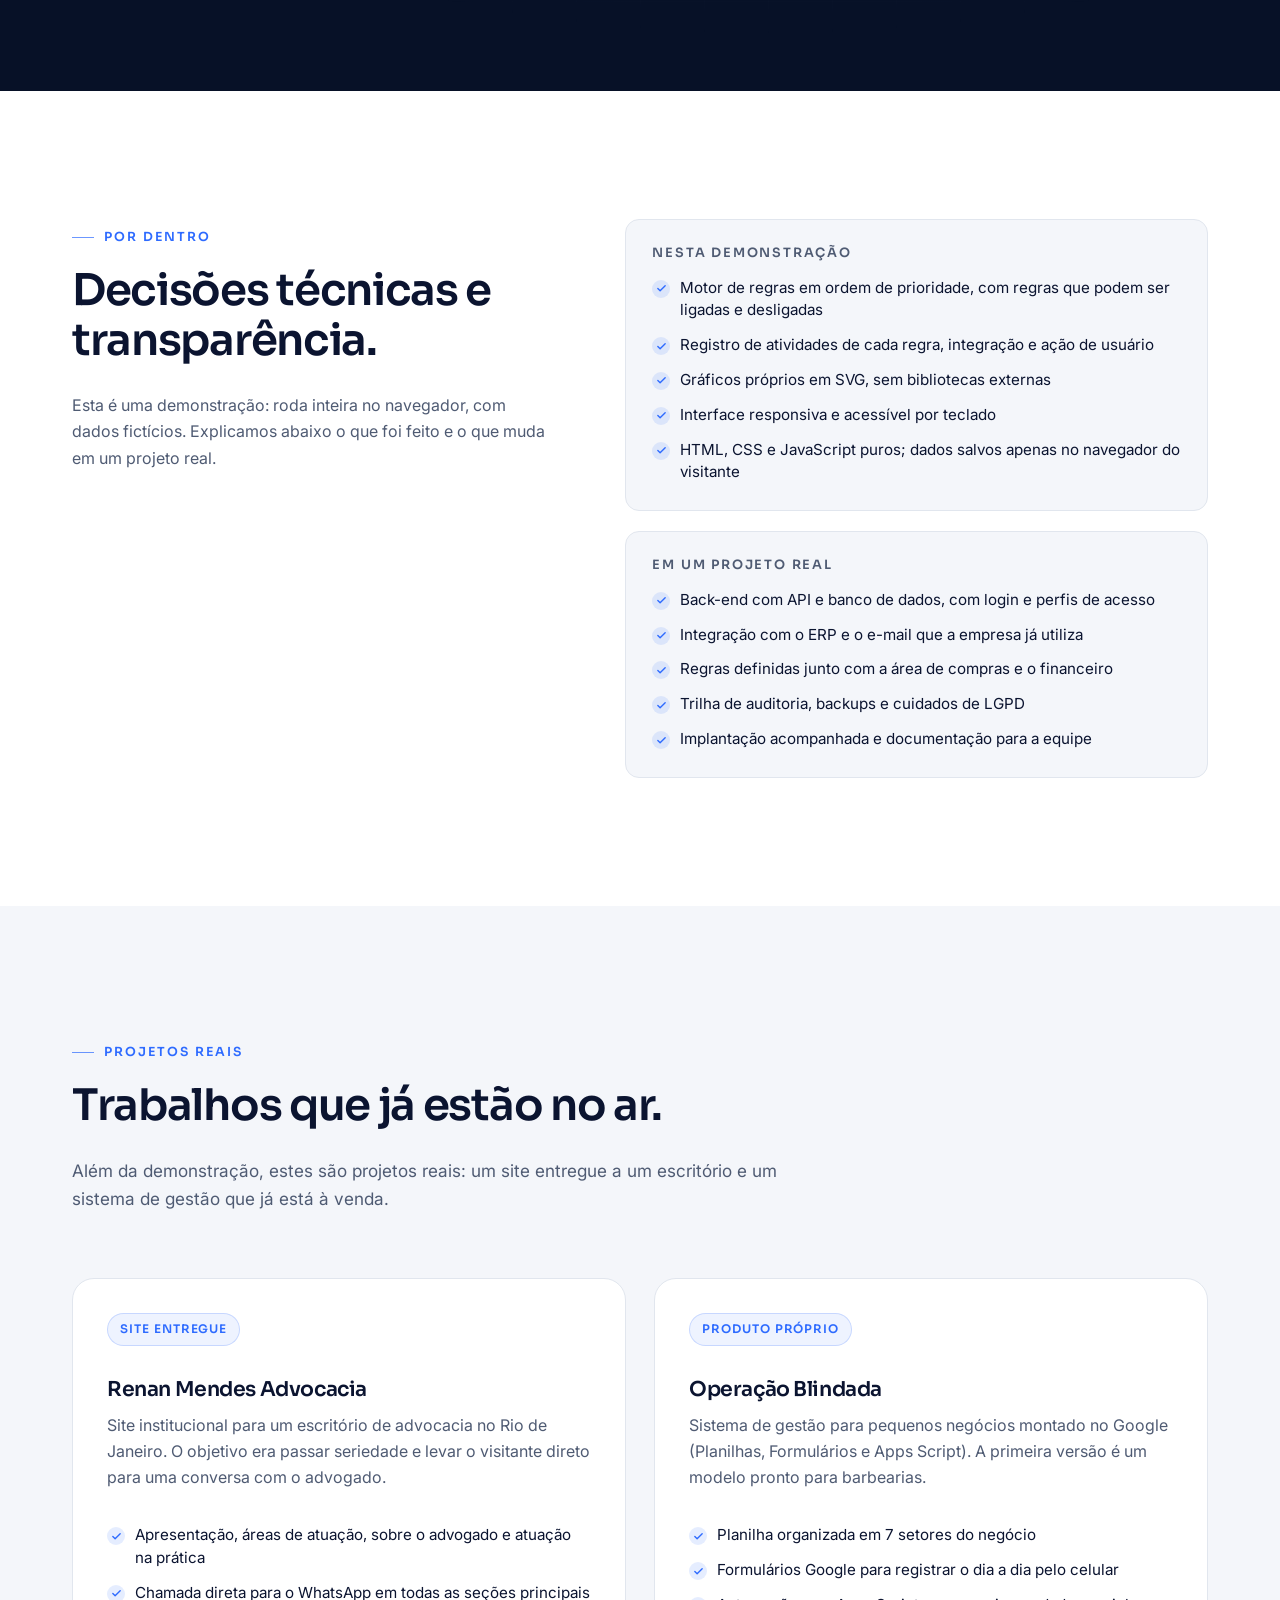
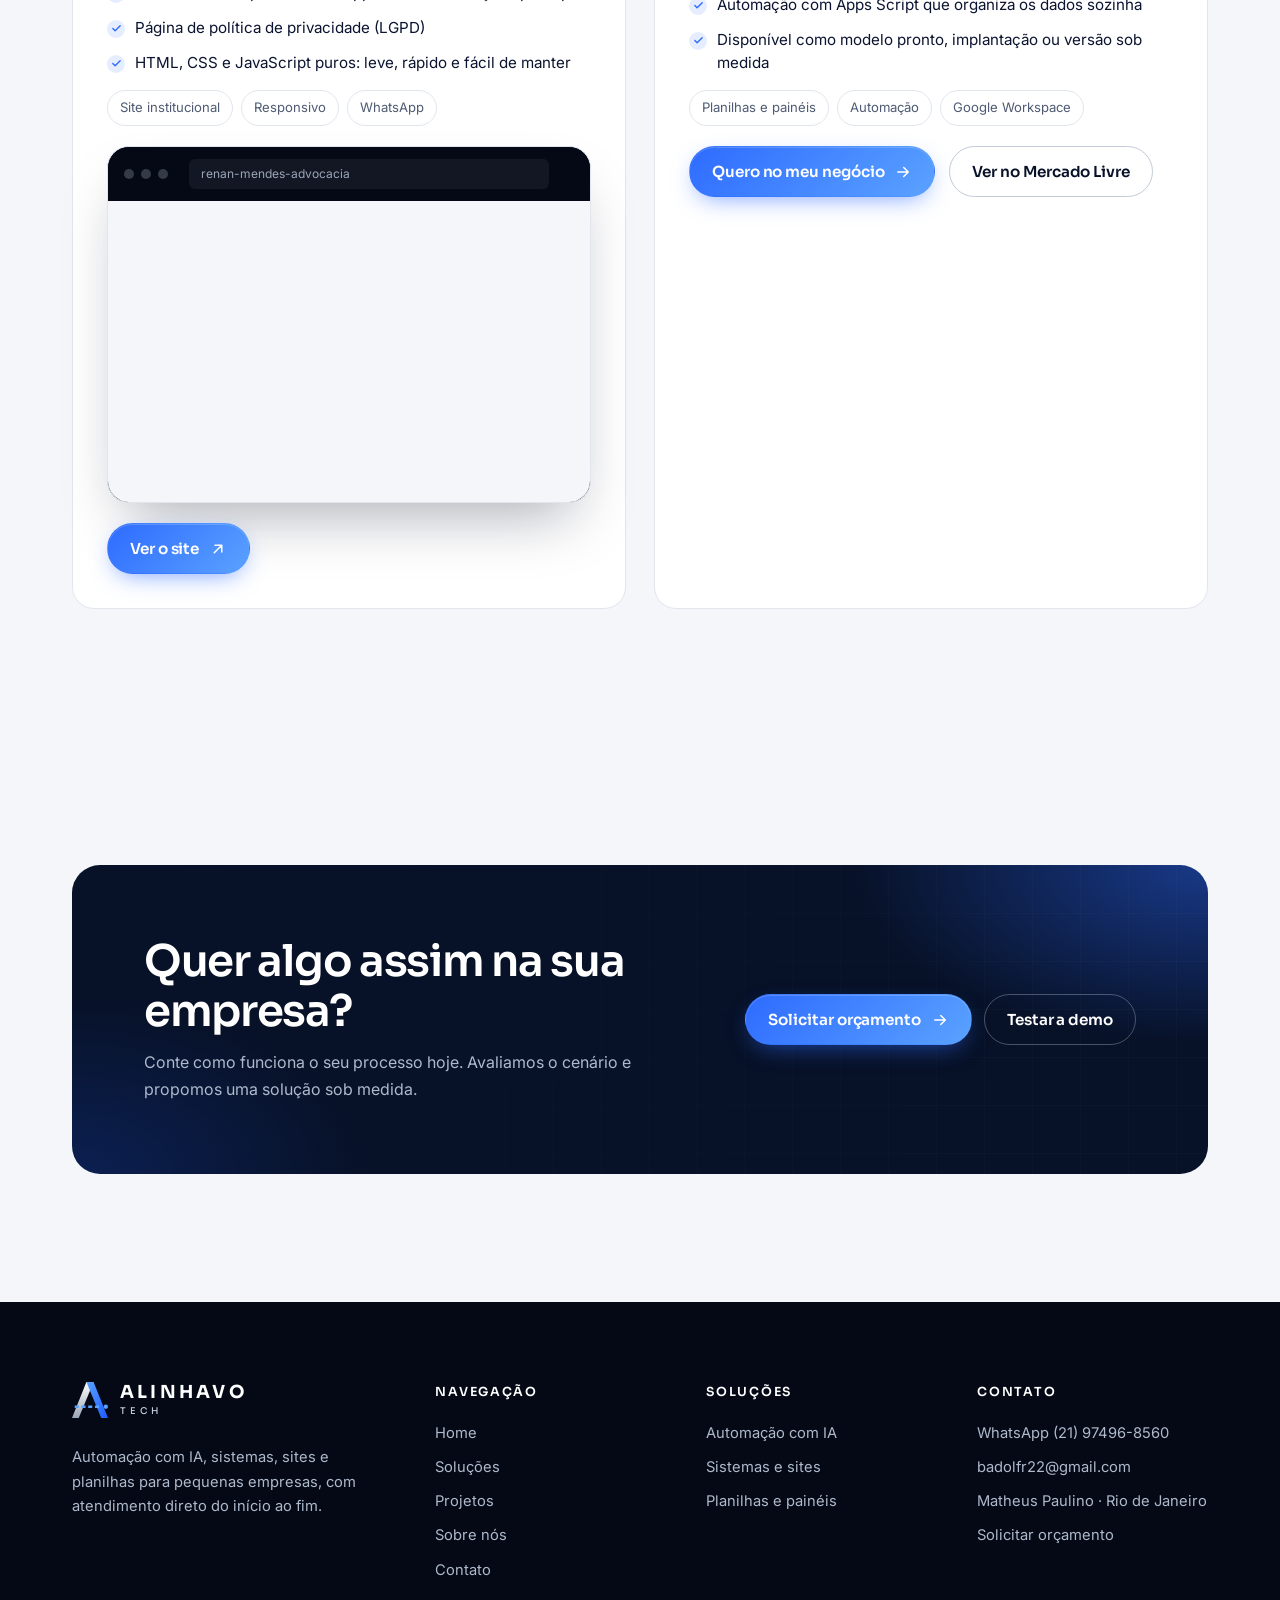
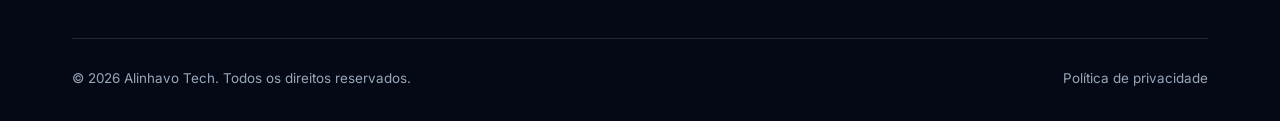
<file: site-github/projetos.html>
<!doctype html>
<html lang="pt-BR">
<head>
  <meta charset="utf-8">
  <meta name="viewport" content="width=device-width, initial-scale=1">
  <title>Projetos | Alinhavo Tech</title>
  <meta name="description" content="Projetos da Alinhavo Tech: conheça o Alinhavo Flow, sistema demonstrativo de automação de aprovações, integração com ERP e painel de indicadores.">
  <link rel="canonical" href="https://alinhavotech.com.br/projetos.html">
  <meta name="theme-color" content="#071127">
  <meta name="robots" content="index, follow">

  <meta property="og:type" content="website">
  <meta property="og:locale" content="pt_BR">
  <meta property="og:site_name" content="Alinhavo Tech">
  <meta property="og:title" content="Projetos | Alinhavo Tech">
  <meta property="og:description" content="Veja na prática como a Alinhavo aplica automação, integração e dados.">
  <meta property="og:url" content="https://alinhavotech.com.br/projetos.html">
  <meta property="og:image" content="https://alinhavotech.com.br/assets/img/og-image.png">
  <meta name="twitter:card" content="summary_large_image">

  <link rel="icon" href="assets/img/favicon.svg" type="image/svg+xml">
  <link rel="manifest" href="site.webmanifest">
  <link rel="preconnect" href="https://fonts.googleapis.com">
  <link rel="preconnect" href="https://fonts.gstatic.com" crossorigin>
  <link href="https://fonts.googleapis.com/css2?family=Inter:wght@400;500;600&family=Sora:wght@500;600;700&display=swap" rel="stylesheet">
  <link rel="stylesheet" href="assets/css/style.css">
  <script src="assets/js/main.js" defer></script>
</head>
<body>
  <a class="skip-link" href="#conteudo">Pular para o conteúdo</a>

  <header class="site-header">
    <div class="container">
      <a class="brand" href="index.html" aria-label="Alinhavo Tech — página inicial">
        <svg class="brand__mark" viewBox="0 0 40 40" aria-hidden="true"><defs><linearGradient id="nx-hd" x1="0" y1="0" x2="1" y2="1"><stop offset="0" stop-color="#5AA2FF"/><stop offset="1" stop-color="#1D5BFF"/></linearGradient><linearGradient id="nx-hs" x1="0" y1="0" x2="0" y2="1"><stop offset="0" stop-color="#fff"/><stop offset="1" stop-color="#9AA6B8"/></linearGradient></defs><path d="M0 40h7.5L24 0h-8z" fill="url(#nx-hs)"/><path d="M16 0h8l16 40h-7.5z" fill="url(#nx-hd)"/><path d="M3 27.5H33" stroke="#5AA2FF" stroke-width="3" stroke-dasharray="4.5 3" fill="none"/><circle cx="37.6" cy="27.5" r="2.4" fill="#5AA2FF"/></svg>
        <span class="brand__text"><span class="brand__name">ALINHAVO</span><span class="brand__sub">TECH</span></span>
      </a>
      <button class="nav-toggle" type="button" aria-expanded="false" aria-controls="site-nav" aria-label="Abrir menu">
        <span class="nav-toggle__bars" aria-hidden="true"><span></span><span></span><span></span></span>
      </button>
      <nav class="nav" id="site-nav" aria-label="Navegação principal">
        <ul class="nav__list">
          <li><a class="nav__link" href="index.html">Home</a></li>
          <li><a class="nav__link" href="solucoes.html">Soluções</a></li>
          <li><a class="nav__link" href="projetos.html" aria-current="page">Projetos</a></li>
          <li><a class="nav__link" href="sobre.html">Sobre nós</a></li>
          <li><a class="nav__link" href="contato.html">Contato</a></li>
        </ul>
        <a class="btn btn--primary btn--sm nav__cta" href="contato.html">Solicitar orçamento</a>
      </nav>
    </div>
  </header>

  <main id="conteudo">
    <section class="page-hero" aria-labelledby="page-title">
      <div class="hero__grid-bg" aria-hidden="true"></div>
      <div class="container">
        <ol class="breadcrumb reveal" aria-label="Você está em">
          <li><a href="index.html">Home</a></li>
          <li aria-current="page">Projetos</li>
        </ol>
        <span class="eyebrow reveal">Projetos</span>
        <h1 id="page-title" class="reveal" style="--d:.08s">Veja na prática como transformamos processos em sistemas.</h1>
        <p class="reveal" style="--d:.16s">Projetos que mostram nosso método: entender o problema, desenhar a solução e entregar software funcional, com automação, integração e dados trabalhando juntos.</p>
      </div>
    </section>

    <!-- PROJETO EM DESTAQUE: ALINHAVO FLOW -->
    <section class="section" aria-labelledby="flow-title">
      <div class="container">
        <div class="case-head reveal">
          <div>
            <span class="pill">Projeto demonstrativo</span>
            <h2 id="flow-title">Alinhavo Flow</h2>
            <p class="case-lead">Central de solicitações de compra com aprovação automática por regras, integração com ERP e painel de indicadores em tempo real.</p>
            <div class="hero__actions">
              <a class="btn btn--primary" href="demo/" target="_blank" rel="noopener">Abrir demonstração
                <svg viewBox="0 0 24 24" fill="none" stroke="currentColor" stroke-width="2" stroke-linecap="round" stroke-linejoin="round" aria-hidden="true"><path d="M7 17 17 7M8 7h9v9"/></svg>
              </a>
              <a class="btn btn--outline" href="#como-funciona">Como funciona</a>
            </div>
          </div>
          <dl class="case-facts">
            <div><dt>Frentes</dt><dd>Automação · Integração · Dados · Software</dd></div>
            <div><dt>Cenário</dt><dd>Empresa fictícia com 6 departamentos</dd></div>
            <div><dt>Acesso</dt><dd>Aberto, direto no navegador</dd></div>
          </dl>
        </div>

        <figure class="browser reveal" aria-label="Prévia do Alinhavo Flow">
          <div class="browser__bar" aria-hidden="true"><span></span><span></span><span></span><div class="browser__url">alinhavo · demo</div></div>
          <a class="browser__screen" href="demo/" target="_blank" rel="noopener" aria-label="Abrir a demonstração do Alinhavo Flow em nova aba">
            <iframe src="demo/" title="Prévia do Alinhavo Flow" loading="lazy" tabindex="-1" aria-hidden="true" inert></iframe>
          </a>
          <figcaption>Prévia ao vivo. Clique para abrir e interagir: crie solicitações, ligue e desligue regras ou simule movimento.</figcaption>
        </figure>
      </div>
    </section>

    <!-- PROBLEMA / SOLUÇÃO -->
    <section class="section section--soft" aria-label="Problema e solução">
      <div class="container grid grid--2">
        <div class="card reveal">
          <div class="icon-box"><svg viewBox="0 0 24 24" fill="none" stroke="currentColor" stroke-width="1.6" stroke-linecap="round" stroke-linejoin="round" aria-hidden="true"><circle cx="12" cy="12" r="9"/><path d="M12 8v5M12 16h.01"/></svg></div>
          <h3>O problema</h3>
          <p>Em muitas empresas, pedidos de compra circulam por e-mail, mensagens e planilhas. Aprovações simples esperam dias, ninguém sabe em que etapa cada pedido está e alguém precisa redigitar tudo no ERP depois de aprovado.</p>
        </div>
        <div class="card reveal" style="--d:.08s">
          <div class="icon-box"><svg viewBox="0 0 24 24" fill="none" stroke="currentColor" stroke-width="1.6" stroke-linecap="round" stroke-linejoin="round" aria-hidden="true"><path d="M20 6 9 17l-5-5"/></svg></div>
          <h3>A solução</h3>
          <p>Uma central única onde cada solicitação passa por regras de negócio configuráveis: o que é simples é aprovado na hora, o que exige análise vai direto para quem decide, e tudo o que é aprovado chega ao ERP sem digitação manual.</p>
        </div>
      </div>
    </section>

    <!-- COMO FUNCIONA -->
    <section class="section section--dark" id="como-funciona" aria-labelledby="como-title">
      <div class="hero__grid-bg" aria-hidden="true"></div>
      <div class="container">
        <div class="section-head reveal">
          <span class="eyebrow">Como funciona</span>
          <h2 id="como-title">Do pedido ao ERP, sem retrabalho.</h2>
        </div>
        <ol class="grid grid--4 process">
          <li class="process__item reveal"><h3>Entrada</h3><p>O colaborador registra o que precisa, o valor, a categoria e a urgência em um formulário simples.</p></li>
          <li class="process__item reveal" style="--d:.08s"><h3>Regras</h3><p>O motor de regras avalia a solicitação: aprova até R$ 2 mil, envia itens de TI para análise técnica e valores altos para a Diretoria.</p></li>
          <li class="process__item reveal" style="--d:.16s"><h3>Integração</h3><p>Aprovada, a solicitação vira um pedido de compra no ERP via API, com os dados enviados registrados para auditoria.</p></li>
          <li class="process__item reveal" style="--d:.24s"><h3>Painel</h3><p>Indicadores de volume, tempo de decisão, taxa de automação e valores por área, atualizados a cada evento.</p></li>
        </ol>
      </div>
    </section>

    <!-- DETALHES TÉCNICOS -->
    <section class="section" aria-labelledby="tec-title">
      <div class="container split">
        <div class="split__sticky reveal">
          <span class="eyebrow">Por dentro</span>
          <h2 id="tec-title">Decisões técnicas e transparência.</h2>
          <p style="color:var(--text-muted)">Esta é uma demonstração: roda inteira no navegador, com dados fictícios. Explicamos abaixo o que foi feito e o que muda em um projeto real.</p>
        </div>
        <div class="grid" style="gap:20px">
          <div class="solution__box reveal">
            <h3>Nesta demonstração</h3>
            <ul class="check-list">
              <li>Motor de regras em ordem de prioridade, com regras que podem ser ligadas e desligadas</li>
              <li>Registro de atividades de cada regra, integração e ação de usuário</li>
              <li>Gráficos próprios em SVG, sem bibliotecas externas</li>
              <li>Interface responsiva e acessível por teclado</li>
              <li>HTML, CSS e JavaScript puros; dados salvos apenas no navegador do visitante</li>
            </ul>
          </div>
          <div class="solution__box reveal" style="--d:.08s">
            <h3>Em um projeto real</h3>
            <ul class="check-list">
              <li>Back-end com API e banco de dados, com login e perfis de acesso</li>
              <li>Integração com o ERP e o e-mail que a empresa já utiliza</li>
              <li>Regras definidas junto com a área de compras e o financeiro</li>
              <li>Trilha de auditoria, backups e cuidados de LGPD</li>
              <li>Implantação acompanhada e documentação para a equipe</li>
            </ul>
          </div>
        </div>
      </div>
    </section>

    <!-- PROJETOS REAIS -->
    <section class="section section--soft" id="projetos-reais" aria-labelledby="reais-title">
      <div class="container">
        <div class="section-head reveal">
          <span class="eyebrow">Projetos reais</span>
          <h2 id="reais-title">Trabalhos que já estão no ar.</h2>
          <p style="color:var(--text-muted)">Além da demonstração, estes são projetos reais: um site entregue a um escritório e um sistema de gestão que já está à venda.</p>
        </div>

        <div class="grid grid--2">
          <!-- SITE RENAN MENDES -->
          <article class="card reveal">
            <span class="pill" style="display:inline-flex;width:auto;align-self:flex-start">Site entregue</span>
            <h3 style="margin-top:14px">Renan Mendes Advocacia</h3>
            <p>Site institucional para um escritório de advocacia no Rio de Janeiro. O objetivo era passar seriedade e levar o visitante direto para uma conversa com o advogado.</p>
            <ul class="check-list" style="margin:16px 0">
              <li>Apresentação, áreas de atuação, sobre o advogado e atuação na prática</li>
              <li>Chamada direta para o WhatsApp em todas as seções principais</li>
              <li>Página de política de privacidade (LGPD)</li>
              <li>HTML, CSS e JavaScript puros: leve, rápido e fácil de manter</li>
            </ul>
            <ul class="tag-list" aria-label="Frentes">
              <li>Site institucional</li><li>Responsivo</li><li>WhatsApp</li>
            </ul>
            <figure class="browser" style="margin-top:20px" aria-label="Prévia do site Renan Mendes Advocacia">
              <div class="browser__bar" aria-hidden="true"><span></span><span></span><span></span><div class="browser__url">renan-mendes-advocacia</div></div>
              <a class="browser__screen" href="https://badolfr22-dot.github.io/renan-mendes-advocacia/" target="_blank" rel="noopener" aria-label="Abrir o site Renan Mendes Advocacia em nova aba">
                <iframe src="https://badolfr22-dot.github.io/renan-mendes-advocacia/" title="Prévia do site Renan Mendes Advocacia" loading="lazy" tabindex="-1" aria-hidden="true" inert></iframe>
              </a>
            </figure>
            <div class="hero__actions" style="margin-top:20px">
              <a class="btn btn--primary" href="https://badolfr22-dot.github.io/renan-mendes-advocacia/" target="_blank" rel="noopener">Ver o site
                <svg viewBox="0 0 24 24" fill="none" stroke="currentColor" stroke-width="2" stroke-linecap="round" stroke-linejoin="round" aria-hidden="true"><path d="M7 17 17 7M8 7h9v9"/></svg>
              </a>
            </div>
          </article>

          <!-- OPERAÇÃO BLINDADA -->
          <article class="card reveal" style="--d:.08s">
            <span class="pill" style="display:inline-flex;width:auto;align-self:flex-start">Produto próprio</span>
            <h3 style="margin-top:14px">Operação Blindada</h3>
            <p>Sistema de gestão para pequenos negócios montado no Google (Planilhas, Formulários e Apps Script). A primeira versão é um modelo pronto para barbearias.</p>
            <ul class="check-list" style="margin:16px 0">
              <li>Planilha organizada em 7 setores do negócio</li>
              <li>Formulários Google para registrar o dia a dia pelo celular</li>
              <li>Automação com Apps Script que organiza os dados sozinha</li>
              <li>Disponível como modelo pronto, implantação ou versão sob medida</li>
            </ul>
            <ul class="tag-list" aria-label="Frentes">
              <li>Planilhas e painéis</li><li>Automação</li><li>Google Workspace</li>
            </ul>
            <div class="hero__actions" style="margin-top:20px">
              <a class="btn btn--primary" href="contato.html?servico=dados">Quero no meu negócio
                <svg viewBox="0 0 24 24" fill="none" stroke="currentColor" stroke-width="2" stroke-linecap="round" stroke-linejoin="round" aria-hidden="true"><path d="M5 12h14M13 6l6 6-6 6"/></svg>
              </a>
              <a class="btn btn--outline" href="https://www.mercadolivre.com.br/planilha-barbearia-controle-caixa-atendimento-google-sheets/up/MLBU5775145256?pdp_filters=item_id%3AMLB7922113984" target="_blank" rel="noopener">Ver no Mercado Livre</a>
            </div>
          </article>
        </div>
      </div>
    </section>

    <!--
      MODELO PARA NOVOS PROJETOS
      Copie o bloco <section> "PROJETO EM DESTAQUE" acima e ajuste:
      - "pill": Projeto demonstrativo | Projeto de cliente (somente com autorização) | Experiência dos fundadores
      - Nunca publique nome de cliente, valores ou telas com dados reais sem autorização por escrito.
    -->

    <!-- CTA -->
    <section class="section section--soft" aria-labelledby="cta-title">
      <div class="container">
        <div class="cta-band reveal">
          <div>
            <h2 id="cta-title">Quer algo assim na sua empresa?</h2>
            <p>Conte como funciona o seu processo hoje. Avaliamos o cenário e propomos uma solução sob medida.</p>
          </div>
          <div class="cta-band__actions">
            <a class="btn btn--primary" href="contato.html?servico=automacao">Solicitar orçamento
              <svg viewBox="0 0 24 24" fill="none" stroke="currentColor" stroke-width="2" stroke-linecap="round" stroke-linejoin="round" aria-hidden="true"><path d="M5 12h14M13 6l6 6-6 6"/></svg>
            </a>
            <a class="btn btn--ghost" href="demo/" target="_blank" rel="noopener">Testar a demo</a>
          </div>
        </div>
      </div>
    </section>
  </main>

  <footer class="site-footer">
    <div class="container">
      <div class="footer__top">
        <div class="footer__about">
          <a class="brand" href="index.html" aria-label="Alinhavo Tech — página inicial">
            <svg class="brand__mark" viewBox="0 0 40 40" aria-hidden="true"><defs><linearGradient id="nx-fd" x1="0" y1="0" x2="1" y2="1"><stop offset="0" stop-color="#5AA2FF"/><stop offset="1" stop-color="#1D5BFF"/></linearGradient><linearGradient id="nx-fs" x1="0" y1="0" x2="0" y2="1"><stop offset="0" stop-color="#fff"/><stop offset="1" stop-color="#9AA6B8"/></linearGradient></defs><path d="M0 40h7.5L24 0h-8z" fill="url(#nx-fs)"/><path d="M16 0h8l16 40h-7.5z" fill="url(#nx-fd)"/><path d="M3 27.5H33" stroke="#5AA2FF" stroke-width="3" stroke-dasharray="4.5 3" fill="none"/><circle cx="37.6" cy="27.5" r="2.4" fill="#5AA2FF"/></svg>
            <span class="brand__text"><span class="brand__name">ALINHAVO</span><span class="brand__sub">TECH</span></span>
          </a>
          <p>Automação com IA, sistemas, sites e planilhas para pequenas empresas, com atendimento direto do início ao fim.</p>
        </div>
        <div>
          <p class="footer__title">Navegação</p>
          <ul class="footer__list">
            <li><a href="index.html">Home</a></li>
            <li><a href="solucoes.html">Soluções</a></li>
            <li><a href="projetos.html">Projetos</a></li>
            <li><a href="sobre.html">Sobre nós</a></li>
            <li><a href="contato.html">Contato</a></li>
          </ul>
        </div>
        <div>
          <p class="footer__title">Soluções</p>
          <ul class="footer__list">
            <li><a href="solucoes.html#automacao">Automação com IA</a></li>
            <li><a href="solucoes.html#software">Sistemas e sites</a></li>
            <li><a href="solucoes.html#dados">Planilhas e painéis</a></li>
          </ul>
        </div>
        <div>
          <p class="footer__title">Contato</p>
          <ul class="footer__list">
            <li><a href="https://wa.me/5521974968560" target="_blank" rel="noopener">WhatsApp (21) 97496-8560</a></li>
            <li><a data-contact-email href="mailto:badolfr22@gmail.com">badolfr22@gmail.com</a></li>
            <li>Matheus Paulino · Rio de Janeiro</li>
            <li><a href="contato.html">Solicitar orçamento</a></li>
          </ul>
        </div>
      </div>
      <div class="footer__bottom">
        <span>© <span data-year>2026</span> Alinhavo Tech. Todos os direitos reservados.</span>
        <span class="footer__legal"><a href="privacidade.html">Política de privacidade</a></span>
      </div>
    </div>
  </footer>
  <a class="wa-float" href="https://wa.me/5521974968560" target="_blank" rel="noopener" aria-label="Falar no WhatsApp"><svg viewBox="0 0 24 24" fill="currentColor" aria-hidden="true"><path d="M12 2a10 10 0 0 0-8.6 15.1L2 22l5-1.3A10 10 0 1 0 12 2zm0 18.2a8.2 8.2 0 0 1-4.2-1.2l-.3-.2-3 .8.8-2.9-.2-.3A8.2 8.2 0 1 1 12 20.2zm4.5-6.1c-.2-.1-1.5-.7-1.7-.8s-.4-.1-.6.1-.7.8-.8 1-.3.2-.5.1a6.7 6.7 0 0 1-3.3-2.9c-.2-.4.2-.4.7-1.3.1-.2 0-.3 0-.4l-.8-1.8c-.2-.5-.4-.4-.6-.4h-.5a1 1 0 0 0-.7.3 3 3 0 0 0-.9 2.2 5.2 5.2 0 0 0 1.1 2.8 11.9 11.9 0 0 0 4.6 4c1.7.7 2.4.8 3.2.7a2.8 2.8 0 0 0 1.8-1.3 2.3 2.3 0 0 0 .2-1.3c-.1-.1-.2-.2-.4-.3z"/></svg><span>WhatsApp</span></a>
</body>
</html>
</file>
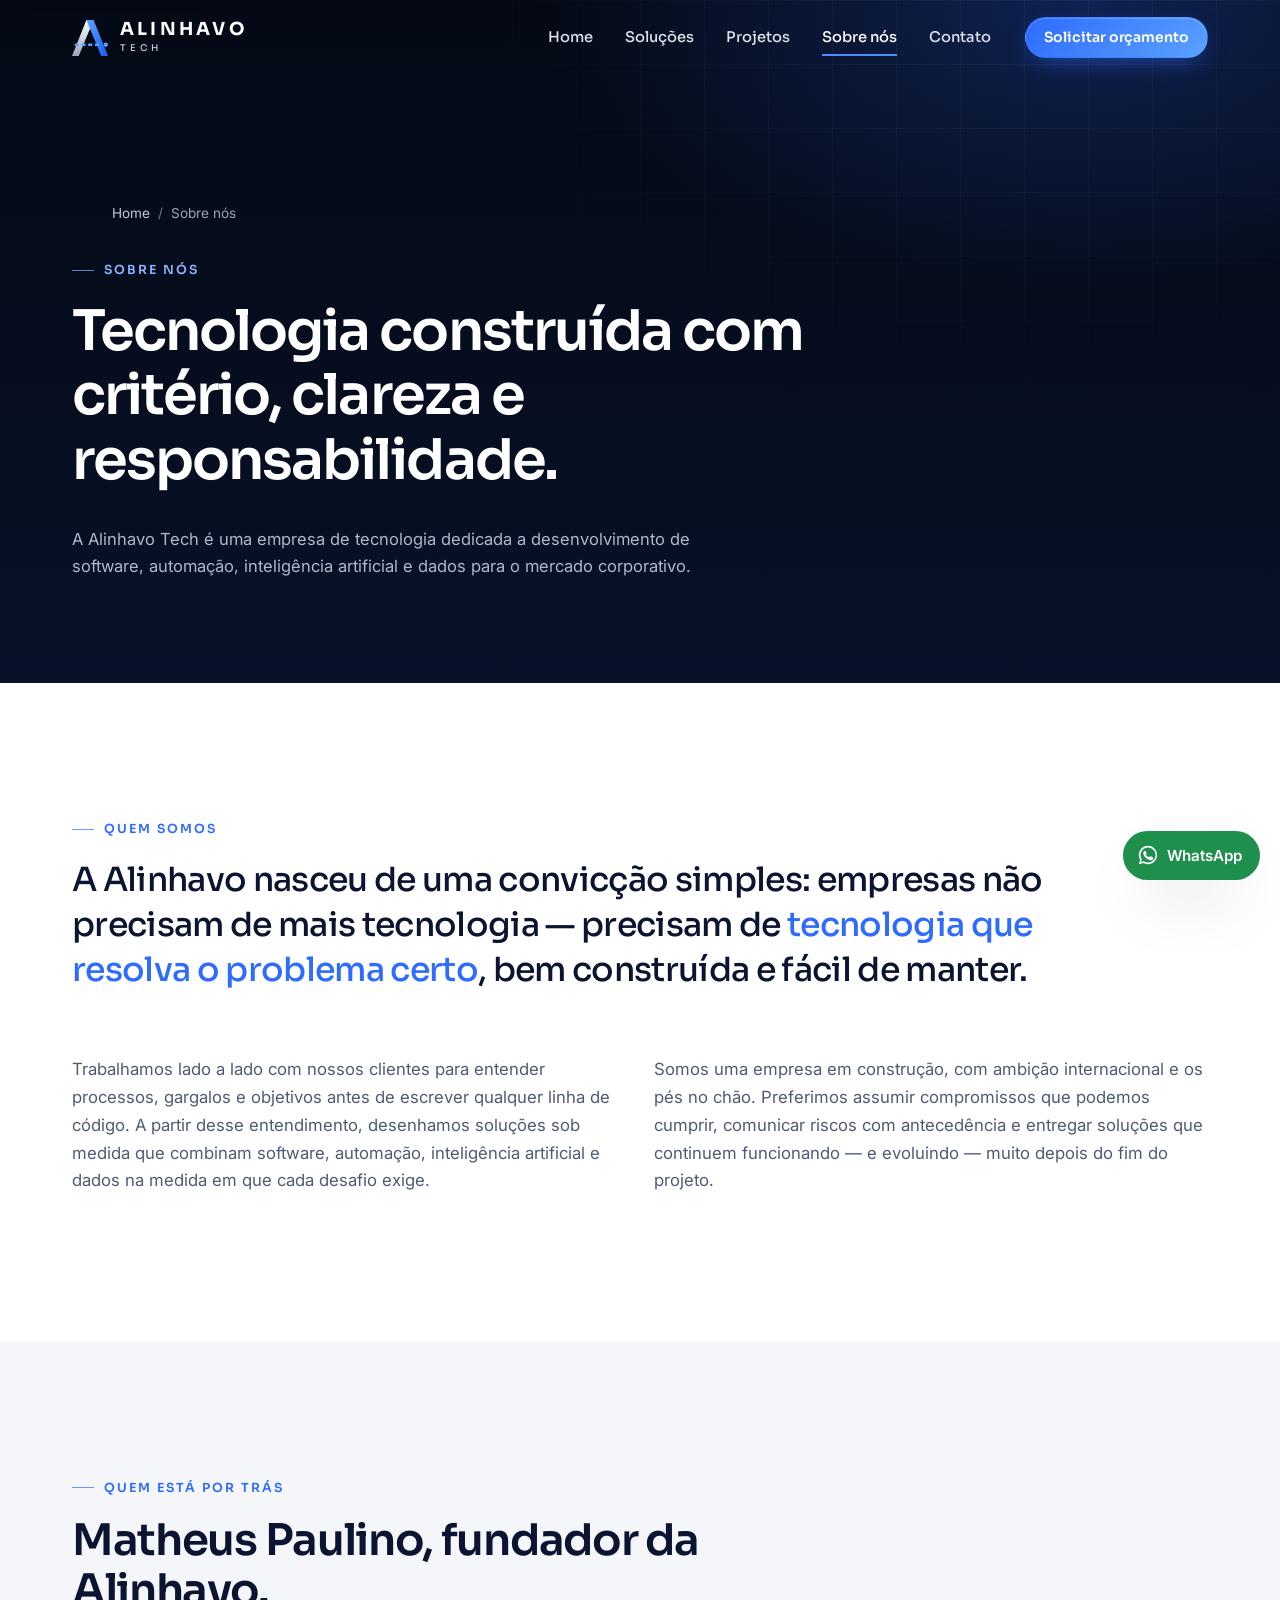
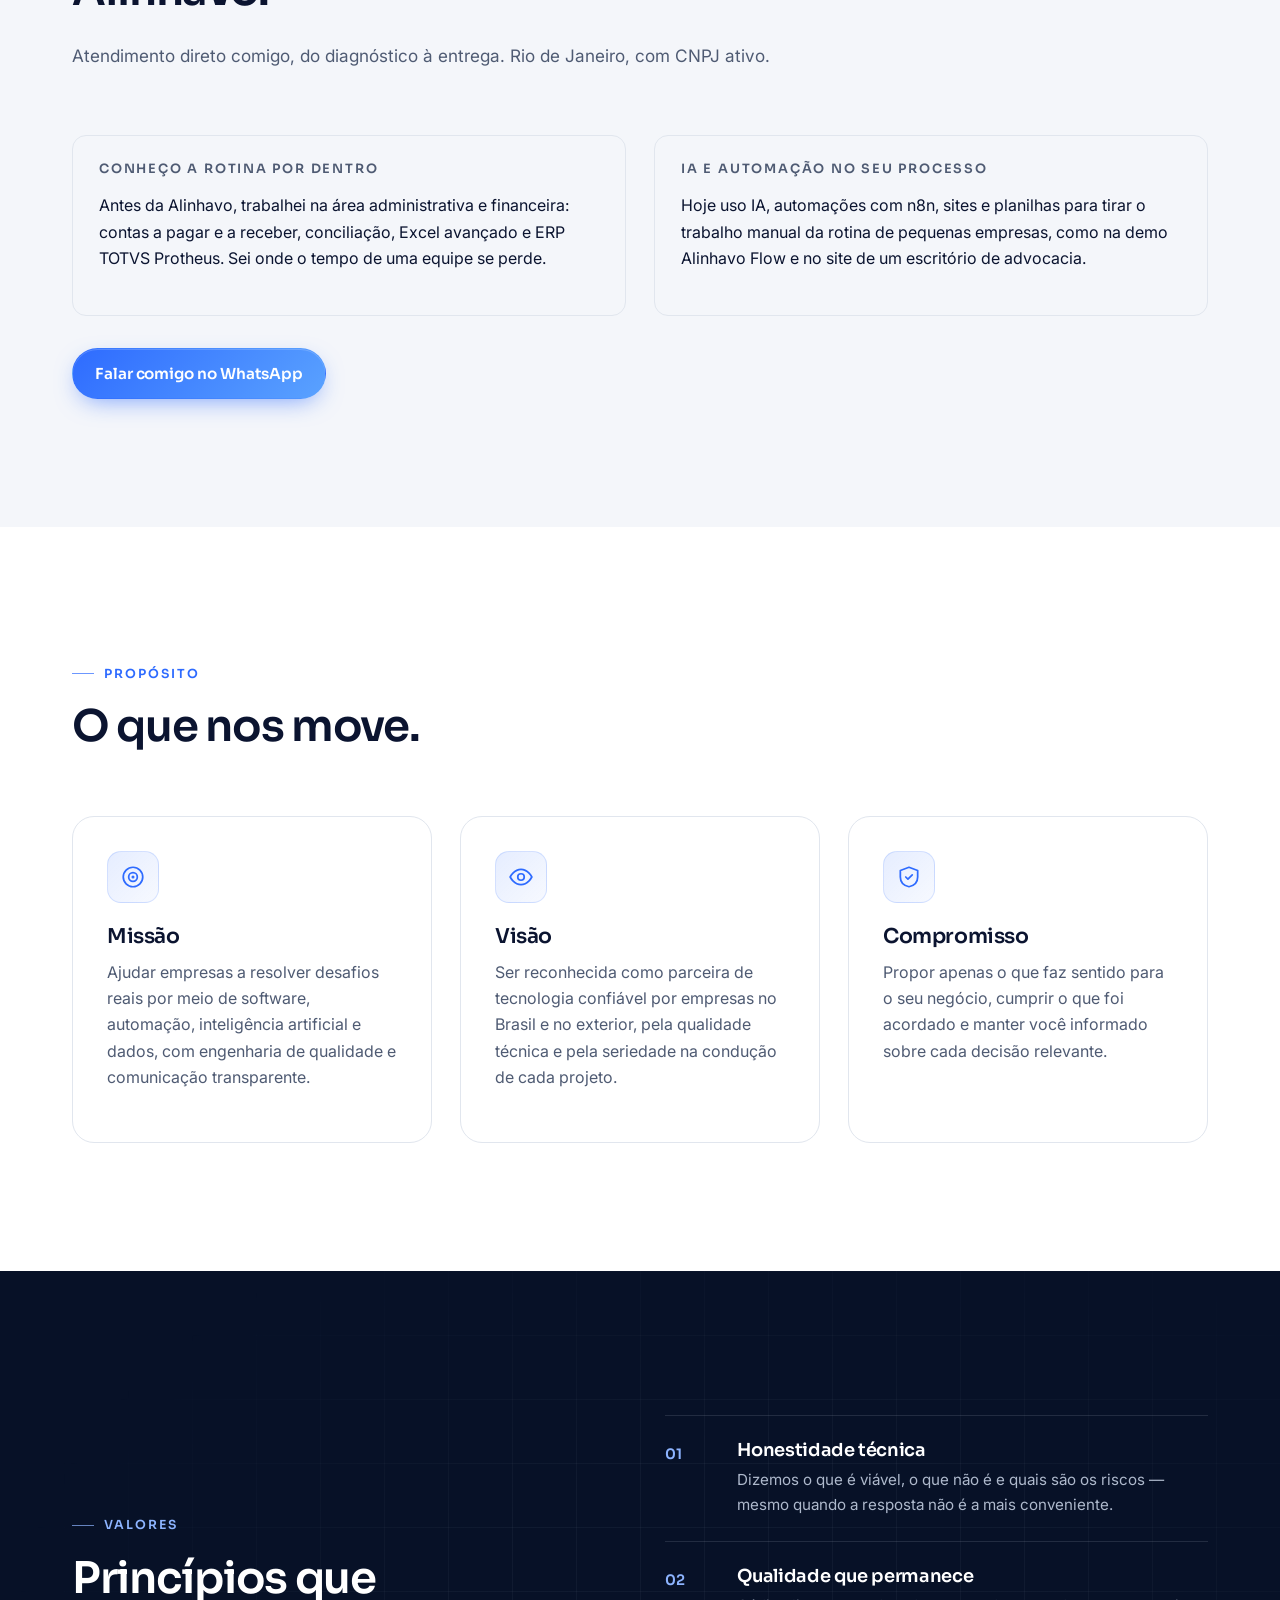
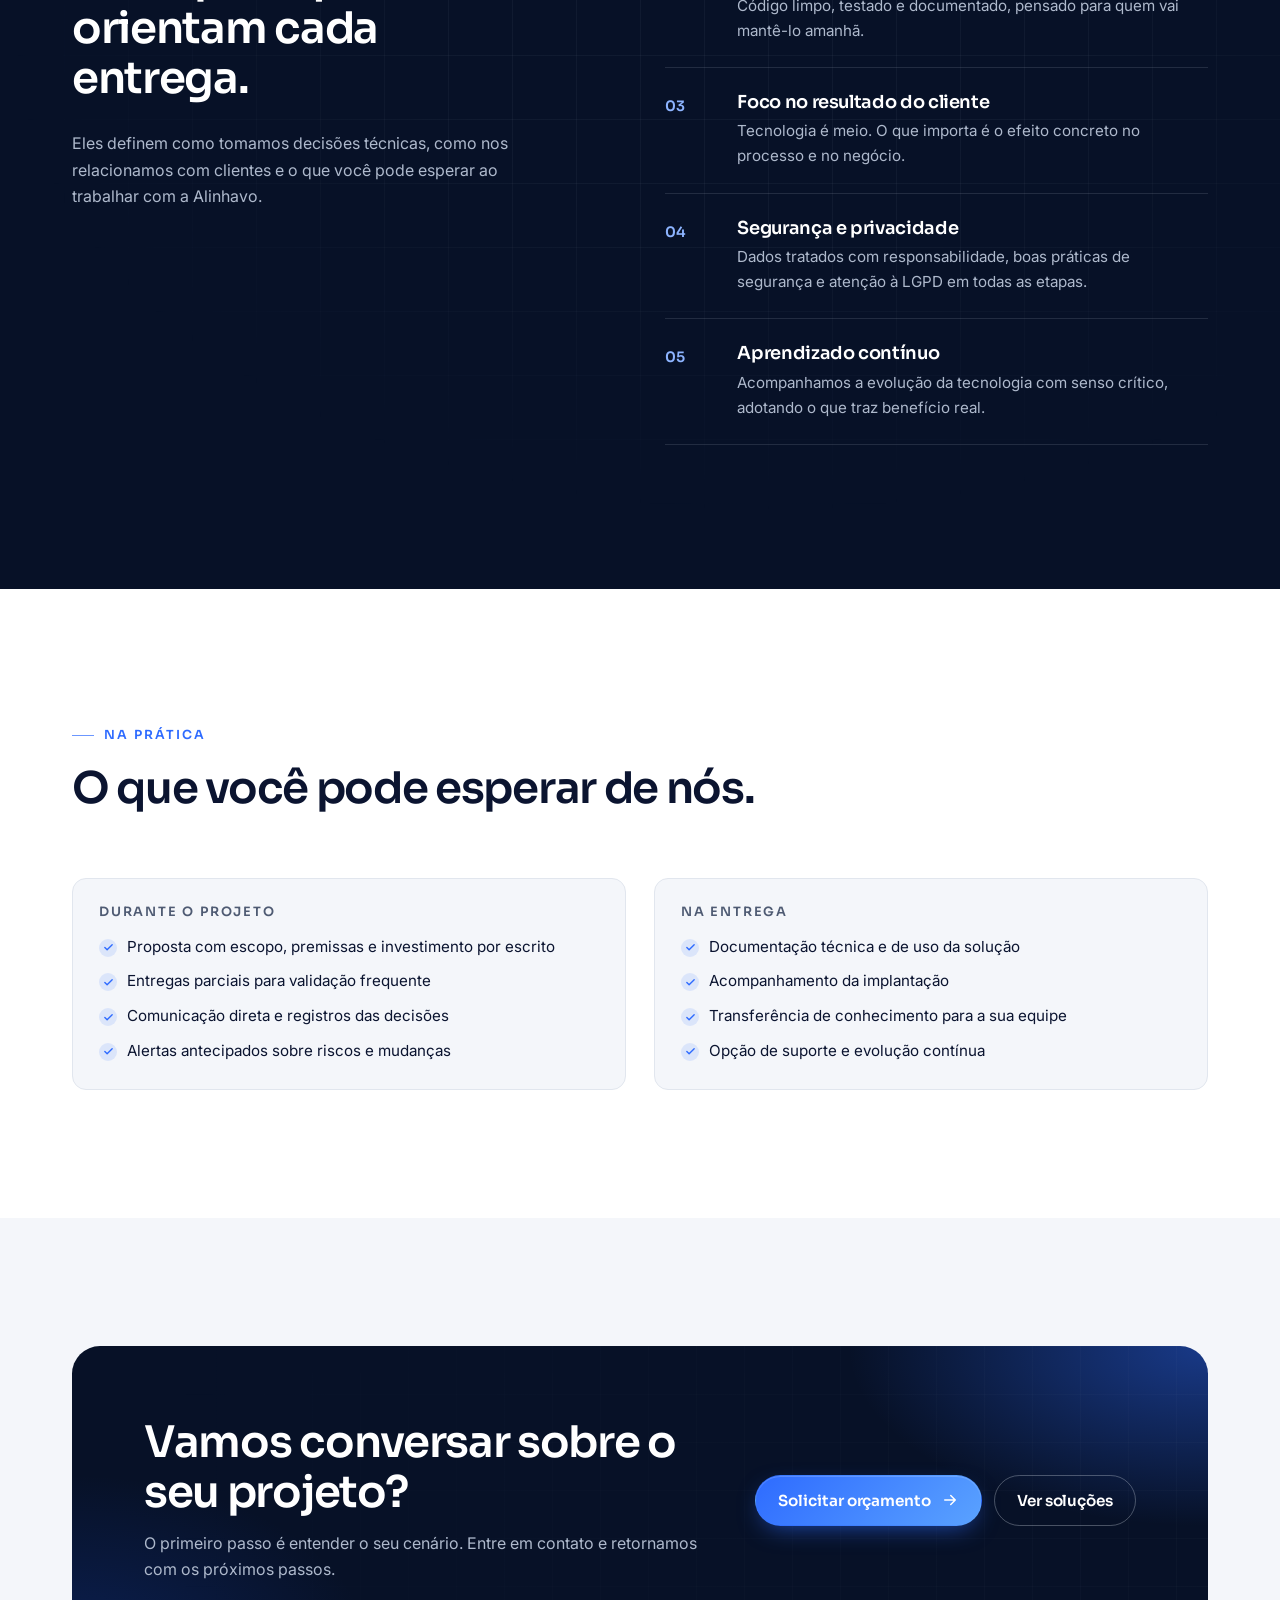
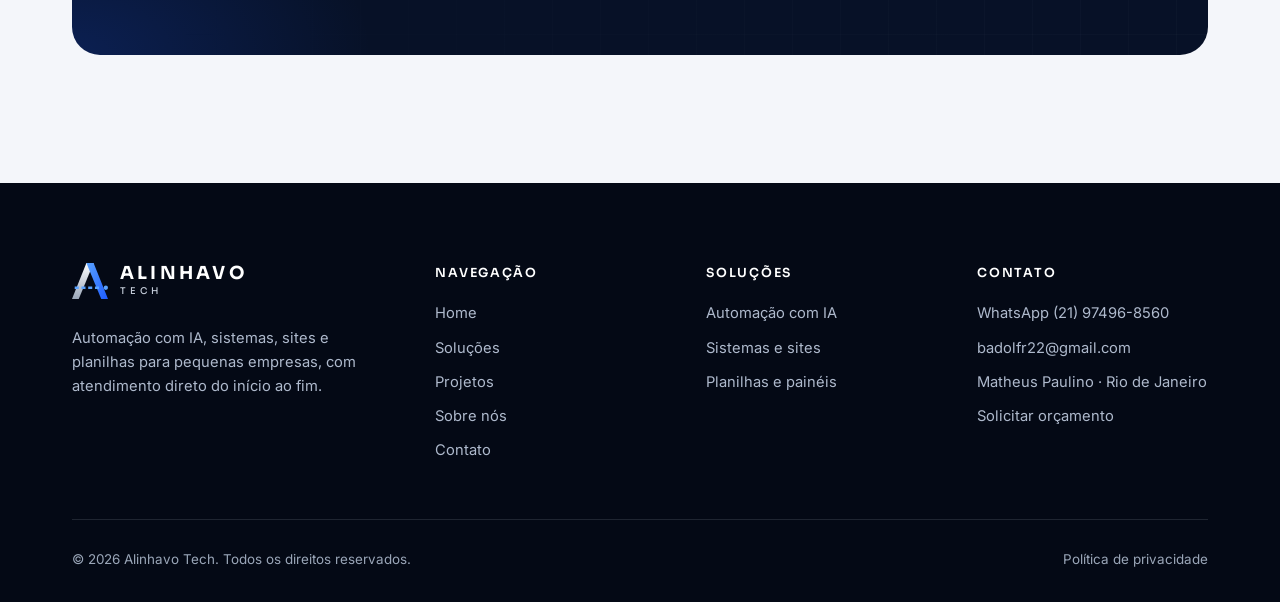
<file: site-github/sobre.html>
<!doctype html>
<html lang="pt-BR">
<head>
  <meta charset="utf-8">
  <meta name="viewport" content="width=device-width, initial-scale=1">
  <title>Sobre nós | Alinhavo Tech</title>
  <meta name="description" content="Conheça a Alinhavo Tech: propósito, missão, visão, valores e a forma como conduzimos projetos de software, automação, IA e dados.">
  <link rel="canonical" href="https://alinhavotech.com.br/sobre.html">
  <meta name="theme-color" content="#071127">
  <meta name="robots" content="index, follow">

  <meta property="og:type" content="website">
  <meta property="og:locale" content="pt_BR">
  <meta property="og:site_name" content="Alinhavo Tech">
  <meta property="og:title" content="Sobre nós | Alinhavo Tech">
  <meta property="og:description" content="Tecnologia com propósito, engenharia criteriosa e comunicação transparente.">
  <meta property="og:url" content="https://alinhavotech.com.br/sobre.html">
  <meta property="og:image" content="https://alinhavotech.com.br/assets/img/og-image.png">
  <meta name="twitter:card" content="summary_large_image">

  <link rel="icon" href="assets/img/favicon.svg" type="image/svg+xml">
  <link rel="manifest" href="site.webmanifest">
  <link rel="preconnect" href="https://fonts.googleapis.com">
  <link rel="preconnect" href="https://fonts.gstatic.com" crossorigin>
  <link href="https://fonts.googleapis.com/css2?family=Inter:wght@400;500;600&family=Sora:wght@500;600;700&display=swap" rel="stylesheet">
  <link rel="stylesheet" href="assets/css/style.css">
  <script src="assets/js/main.js" defer></script>
</head>
<body>
  <a class="skip-link" href="#conteudo">Pular para o conteúdo</a>

  <header class="site-header">
    <div class="container">
      <a class="brand" href="index.html" aria-label="Alinhavo Tech — página inicial">
        <svg class="brand__mark" viewBox="0 0 40 40" aria-hidden="true"><defs><linearGradient id="nx-hd" x1="0" y1="0" x2="1" y2="1"><stop offset="0" stop-color="#5AA2FF"/><stop offset="1" stop-color="#1D5BFF"/></linearGradient><linearGradient id="nx-hs" x1="0" y1="0" x2="0" y2="1"><stop offset="0" stop-color="#fff"/><stop offset="1" stop-color="#9AA6B8"/></linearGradient></defs><path d="M0 40h7.5L24 0h-8z" fill="url(#nx-hs)"/><path d="M16 0h8l16 40h-7.5z" fill="url(#nx-hd)"/><path d="M3 27.5H33" stroke="#5AA2FF" stroke-width="3" stroke-dasharray="4.5 3" fill="none"/><circle cx="37.6" cy="27.5" r="2.4" fill="#5AA2FF"/></svg>
        <span class="brand__text"><span class="brand__name">ALINHAVO</span><span class="brand__sub">TECH</span></span>
      </a>
      <button class="nav-toggle" type="button" aria-expanded="false" aria-controls="site-nav" aria-label="Abrir menu">
        <span class="nav-toggle__bars" aria-hidden="true"><span></span><span></span><span></span></span>
      </button>
      <nav class="nav" id="site-nav" aria-label="Navegação principal">
        <ul class="nav__list">
          <li><a class="nav__link" href="index.html">Home</a></li>
          <li><a class="nav__link" href="solucoes.html">Soluções</a></li>
          <li><a class="nav__link" href="projetos.html">Projetos</a></li>
          <li><a class="nav__link" href="sobre.html" aria-current="page">Sobre nós</a></li>
          <li><a class="nav__link" href="contato.html">Contato</a></li>
        </ul>
        <a class="btn btn--primary btn--sm nav__cta" href="contato.html">Solicitar orçamento</a>
      </nav>
    </div>
  </header>

  <main id="conteudo">
    <section class="page-hero" aria-labelledby="page-title">
      <div class="hero__grid-bg" aria-hidden="true"></div>
      <div class="container">
        <ol class="breadcrumb reveal" aria-label="Você está em">
          <li><a href="index.html">Home</a></li>
          <li aria-current="page">Sobre nós</li>
        </ol>
        <span class="eyebrow reveal">Sobre nós</span>
        <h1 id="page-title" class="reveal" style="--d:.08s">Tecnologia construída com critério, clareza e responsabilidade.</h1>
        <p class="reveal" style="--d:.16s">A Alinhavo Tech é uma empresa de tecnologia dedicada a desenvolvimento de software, automação, inteligência artificial e dados para o mercado corporativo.</p>
      </div>
    </section>

    <!-- QUEM SOMOS -->
    <section class="section" aria-labelledby="quem-title">
      <div class="container">
        <span class="eyebrow reveal">Quem somos</span>
        <h2 id="quem-title" class="sr-only">Quem somos</h2>
        <p class="statement reveal">A Alinhavo nasceu de uma convicção simples: empresas não precisam de mais tecnologia — precisam de <em>tecnologia que resolva o problema certo</em>, bem construída e fácil de manter.</p>
        <div class="grid grid--2 prose" style="margin-top:clamp(40px,6vw,64px)">
          <p class="reveal">Trabalhamos lado a lado com nossos clientes para entender processos, gargalos e objetivos antes de escrever qualquer linha de código. A partir desse entendimento, desenhamos soluções sob medida que combinam software, automação, inteligência artificial e dados na medida em que cada desafio exige.</p>
          <p class="reveal" style="--d:.08s">Somos uma empresa em construção, com ambição internacional e os pés no chão. Preferimos assumir compromissos que podemos cumprir, comunicar riscos com antecedência e entregar soluções que continuem funcionando — e evoluindo — muito depois do fim do projeto.</p>
        </div>
      </div>
    </section>

    <!-- QUEM ESTÁ POR TRÁS -->
    <section class="section section--soft" aria-labelledby="fundador-title">
      <div class="container">
        <div class="section-head reveal">
          <span class="eyebrow">Quem está por trás</span>
          <h2 id="fundador-title">Matheus Paulino, fundador da Alinhavo.</h2>
          <p>Atendimento direto comigo, do diagnóstico à entrega. Rio de Janeiro, com CNPJ ativo.</p>
        </div>
        <div class="grid grid--2">
          <div class="solution__box reveal">
            <h3>Conheço a rotina por dentro</h3>
            <p>Antes da Alinhavo, trabalhei na área administrativa e financeira: contas a pagar e a receber, conciliação, Excel avançado e ERP TOTVS Protheus. Sei onde o tempo de uma equipe se perde.</p>
          </div>
          <div class="solution__box reveal" style="--d:.08s">
            <h3>IA e automação no seu processo</h3>
            <p>Hoje uso IA, automações com n8n, sites e planilhas para tirar o trabalho manual da rotina de pequenas empresas, como na demo Alinhavo Flow e no site de um escritório de advocacia.</p>
          </div>
        </div>
        <div class="reveal" style="margin-top:32px">
          <a class="btn btn--primary" href="https://wa.me/5521974968560" target="_blank" rel="noopener">Falar comigo no WhatsApp</a>
        </div>
      </div>
    </section>

    <!-- MISSÃO, VISÃO -->
    <section class="section" aria-labelledby="mv-title">
      <div class="container">
        <div class="section-head reveal">
          <span class="eyebrow">Propósito</span>
          <h2 id="mv-title">O que nos move.</h2>
        </div>
        <div class="grid grid--3">
          <article class="card mvv-card reveal">
            <div class="icon-box"><svg viewBox="0 0 24 24" fill="none" stroke="currentColor" stroke-width="1.6" stroke-linecap="round" stroke-linejoin="round" aria-hidden="true"><circle cx="12" cy="12" r="9"/><circle cx="12" cy="12" r="4"/><circle cx="12" cy="12" r=".6" fill="currentColor"/></svg></div>
            <h3>Missão</h3>
            <p>Ajudar empresas a resolver desafios reais por meio de software, automação, inteligência artificial e dados, com engenharia de qualidade e comunicação transparente.</p>
          </article>
          <article class="card mvv-card reveal" style="--d:.08s">
            <div class="icon-box"><svg viewBox="0 0 24 24" fill="none" stroke="currentColor" stroke-width="1.6" stroke-linecap="round" stroke-linejoin="round" aria-hidden="true"><path d="M2 12s3.5-7 10-7 10 7 10 7-3.5 7-10 7S2 12 2 12z"/><circle cx="12" cy="12" r="3"/></svg></div>
            <h3>Visão</h3>
            <p>Ser reconhecida como parceira de tecnologia confiável por empresas no Brasil e no exterior, pela qualidade técnica e pela seriedade na condução de cada projeto.</p>
          </article>
          <article class="card mvv-card reveal" style="--d:.16s">
            <div class="icon-box"><svg viewBox="0 0 24 24" fill="none" stroke="currentColor" stroke-width="1.6" stroke-linecap="round" stroke-linejoin="round" aria-hidden="true"><path d="M12 3 4 6v6c0 5 3.5 8 8 9 4.5-1 8-4 8-9V6z"/><path d="m9 12 2 2 4-4"/></svg></div>
            <h3>Compromisso</h3>
            <p>Propor apenas o que faz sentido para o seu negócio, cumprir o que foi acordado e manter você informado sobre cada decisão relevante.</p>
          </article>
        </div>
      </div>
    </section>

    <!-- VALORES -->
    <section class="section section--dark" aria-labelledby="valores-title">
      <div class="hero__grid-bg" aria-hidden="true"></div>
      <div class="container split">
        <div class="split__sticky reveal">
          <span class="eyebrow">Valores</span>
          <h2 id="valores-title" style="color:var(--white)">Princípios que orientam cada entrega.</h2>
          <p>Eles definem como tomamos decisões técnicas, como nos relacionamos com clientes e o que você pode esperar ao trabalhar com a Alinhavo.</p>
        </div>
        <ol class="value-list">
          <li class="reveal"><span class="num">01</span><div><h3>Honestidade técnica</h3><p>Dizemos o que é viável, o que não é e quais são os riscos — mesmo quando a resposta não é a mais conveniente.</p></div></li>
          <li class="reveal"><span class="num">02</span><div><h3>Qualidade que permanece</h3><p>Código limpo, testado e documentado, pensado para quem vai mantê-lo amanhã.</p></div></li>
          <li class="reveal"><span class="num">03</span><div><h3>Foco no resultado do cliente</h3><p>Tecnologia é meio. O que importa é o efeito concreto no processo e no negócio.</p></div></li>
          <li class="reveal"><span class="num">04</span><div><h3>Segurança e privacidade</h3><p>Dados tratados com responsabilidade, boas práticas de segurança e atenção à LGPD em todas as etapas.</p></div></li>
          <li class="reveal"><span class="num">05</span><div><h3>Aprendizado contínuo</h3><p>Acompanhamos a evolução da tecnologia com senso crítico, adotando o que traz benefício real.</p></div></li>
        </ol>
      </div>
    </section>

    <!-- O QUE ESPERAR -->
    <section class="section" aria-labelledby="esperar-title">
      <div class="container">
        <div class="section-head reveal">
          <span class="eyebrow">Na prática</span>
          <h2 id="esperar-title">O que você pode esperar de nós.</h2>
        </div>
        <div class="grid grid--2">
          <div class="solution__box reveal">
            <h3>Durante o projeto</h3>
            <ul class="check-list">
              <li>Proposta com escopo, premissas e investimento por escrito</li>
              <li>Entregas parciais para validação frequente</li>
              <li>Comunicação direta e registros das decisões</li>
              <li>Alertas antecipados sobre riscos e mudanças</li>
            </ul>
          </div>
          <div class="solution__box reveal" style="--d:.08s">
            <h3>Na entrega</h3>
            <ul class="check-list">
              <li>Documentação técnica e de uso da solução</li>
              <li>Acompanhamento da implantação</li>
              <li>Transferência de conhecimento para a sua equipe</li>
              <li>Opção de suporte e evolução contínua</li>
            </ul>
          </div>
        </div>
      </div>
    </section>

    <!-- CTA -->
    <section class="section section--soft" aria-labelledby="cta-title">
      <div class="container">
        <div class="cta-band reveal">
          <div>
            <h2 id="cta-title">Vamos conversar sobre o seu projeto?</h2>
            <p>O primeiro passo é entender o seu cenário. Entre em contato e retornamos com os próximos passos.</p>
          </div>
          <div class="cta-band__actions">
            <a class="btn btn--primary" href="contato.html">Solicitar orçamento
              <svg viewBox="0 0 24 24" fill="none" stroke="currentColor" stroke-width="2" stroke-linecap="round" stroke-linejoin="round" aria-hidden="true"><path d="M5 12h14M13 6l6 6-6 6"/></svg>
            </a>
            <a class="btn btn--ghost" href="solucoes.html">Ver soluções</a>
          </div>
        </div>
      </div>
    </section>
  </main>

  <footer class="site-footer">
    <div class="container">
      <div class="footer__top">
        <div class="footer__about">
          <a class="brand" href="index.html" aria-label="Alinhavo Tech — página inicial">
            <svg class="brand__mark" viewBox="0 0 40 40" aria-hidden="true"><defs><linearGradient id="nx-fd" x1="0" y1="0" x2="1" y2="1"><stop offset="0" stop-color="#5AA2FF"/><stop offset="1" stop-color="#1D5BFF"/></linearGradient><linearGradient id="nx-fs" x1="0" y1="0" x2="0" y2="1"><stop offset="0" stop-color="#fff"/><stop offset="1" stop-color="#9AA6B8"/></linearGradient></defs><path d="M0 40h7.5L24 0h-8z" fill="url(#nx-fs)"/><path d="M16 0h8l16 40h-7.5z" fill="url(#nx-fd)"/><path d="M3 27.5H33" stroke="#5AA2FF" stroke-width="3" stroke-dasharray="4.5 3" fill="none"/><circle cx="37.6" cy="27.5" r="2.4" fill="#5AA2FF"/></svg>
            <span class="brand__text"><span class="brand__name">ALINHAVO</span><span class="brand__sub">TECH</span></span>
          </a>
          <p>Automação com IA, sistemas, sites e planilhas para pequenas empresas, com atendimento direto do início ao fim.</p>
        </div>
        <div>
          <p class="footer__title">Navegação</p>
          <ul class="footer__list">
            <li><a href="index.html">Home</a></li>
            <li><a href="solucoes.html">Soluções</a></li>
            <li><a href="projetos.html">Projetos</a></li>
            <li><a href="sobre.html">Sobre nós</a></li>
            <li><a href="contato.html">Contato</a></li>
          </ul>
        </div>
        <div>
          <p class="footer__title">Soluções</p>
          <ul class="footer__list">
            <li><a href="solucoes.html#automacao">Automação com IA</a></li>
            <li><a href="solucoes.html#software">Sistemas e sites</a></li>
            <li><a href="solucoes.html#dados">Planilhas e painéis</a></li>
          </ul>
        </div>
        <div>
          <p class="footer__title">Contato</p>
          <ul class="footer__list">
            <li><a href="https://wa.me/5521974968560" target="_blank" rel="noopener">WhatsApp (21) 97496-8560</a></li>
            <li><a data-contact-email href="mailto:badolfr22@gmail.com">badolfr22@gmail.com</a></li>
            <li>Matheus Paulino · Rio de Janeiro</li>
            <li><a href="contato.html">Solicitar orçamento</a></li>
          </ul>
        </div>
      </div>
      <div class="footer__bottom">
        <span>© <span data-year>2026</span> Alinhavo Tech. Todos os direitos reservados.</span>
        <span class="footer__legal"><a href="privacidade.html">Política de privacidade</a></span>
      </div>
    </div>
  </footer>
  <a class="wa-float" href="https://wa.me/5521974968560" target="_blank" rel="noopener" aria-label="Falar no WhatsApp"><svg viewBox="0 0 24 24" fill="currentColor" aria-hidden="true"><path d="M12 2a10 10 0 0 0-8.6 15.1L2 22l5-1.3A10 10 0 1 0 12 2zm0 18.2a8.2 8.2 0 0 1-4.2-1.2l-.3-.2-3 .8.8-2.9-.2-.3A8.2 8.2 0 1 1 12 20.2zm4.5-6.1c-.2-.1-1.5-.7-1.7-.8s-.4-.1-.6.1-.7.8-.8 1-.3.2-.5.1a6.7 6.7 0 0 1-3.3-2.9c-.2-.4.2-.4.7-1.3.1-.2 0-.3 0-.4l-.8-1.8c-.2-.5-.4-.4-.6-.4h-.5a1 1 0 0 0-.7.3 3 3 0 0 0-.9 2.2 5.2 5.2 0 0 0 1.1 2.8 11.9 11.9 0 0 0 4.6 4c1.7.7 2.4.8 3.2.7a2.8 2.8 0 0 0 1.8-1.3 2.3 2.3 0 0 0 .2-1.3c-.1-.1-.2-.2-.4-.3z"/></svg><span>WhatsApp</span></a>
</body>
</html>
</file>
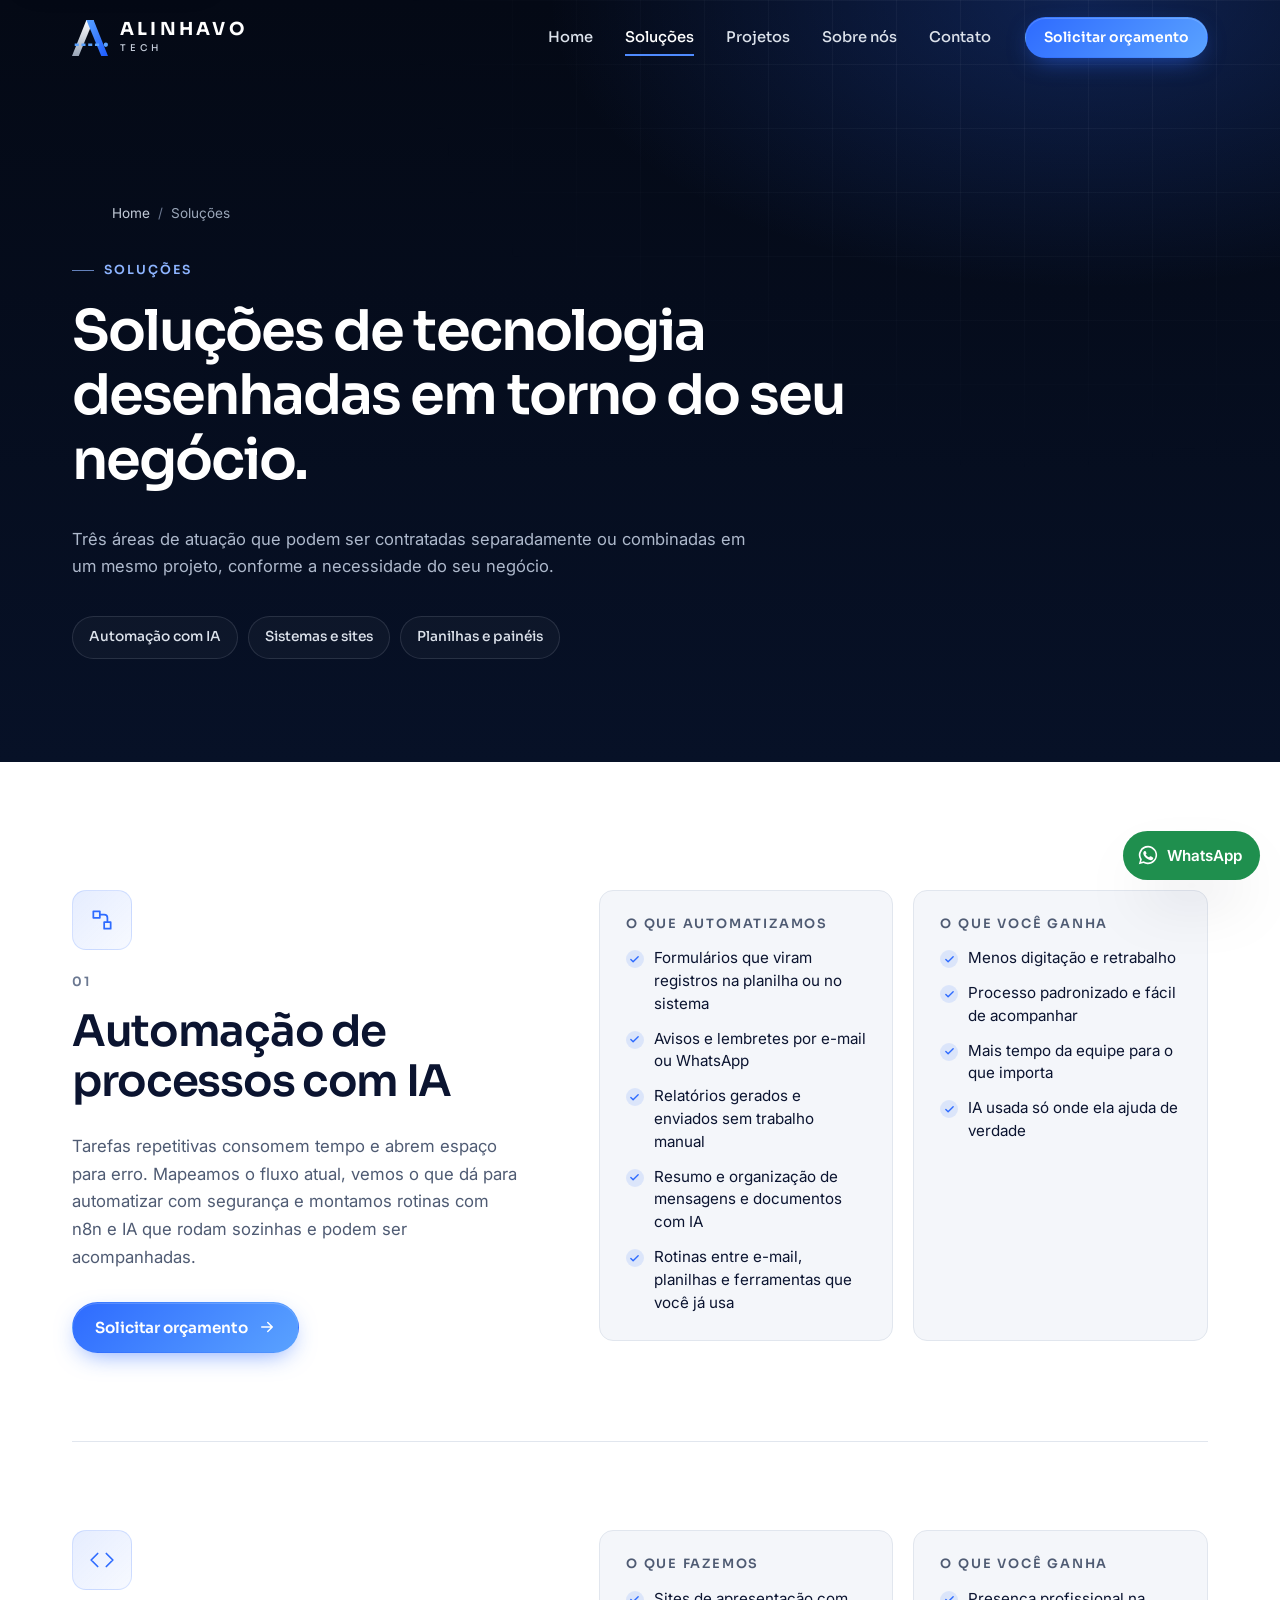
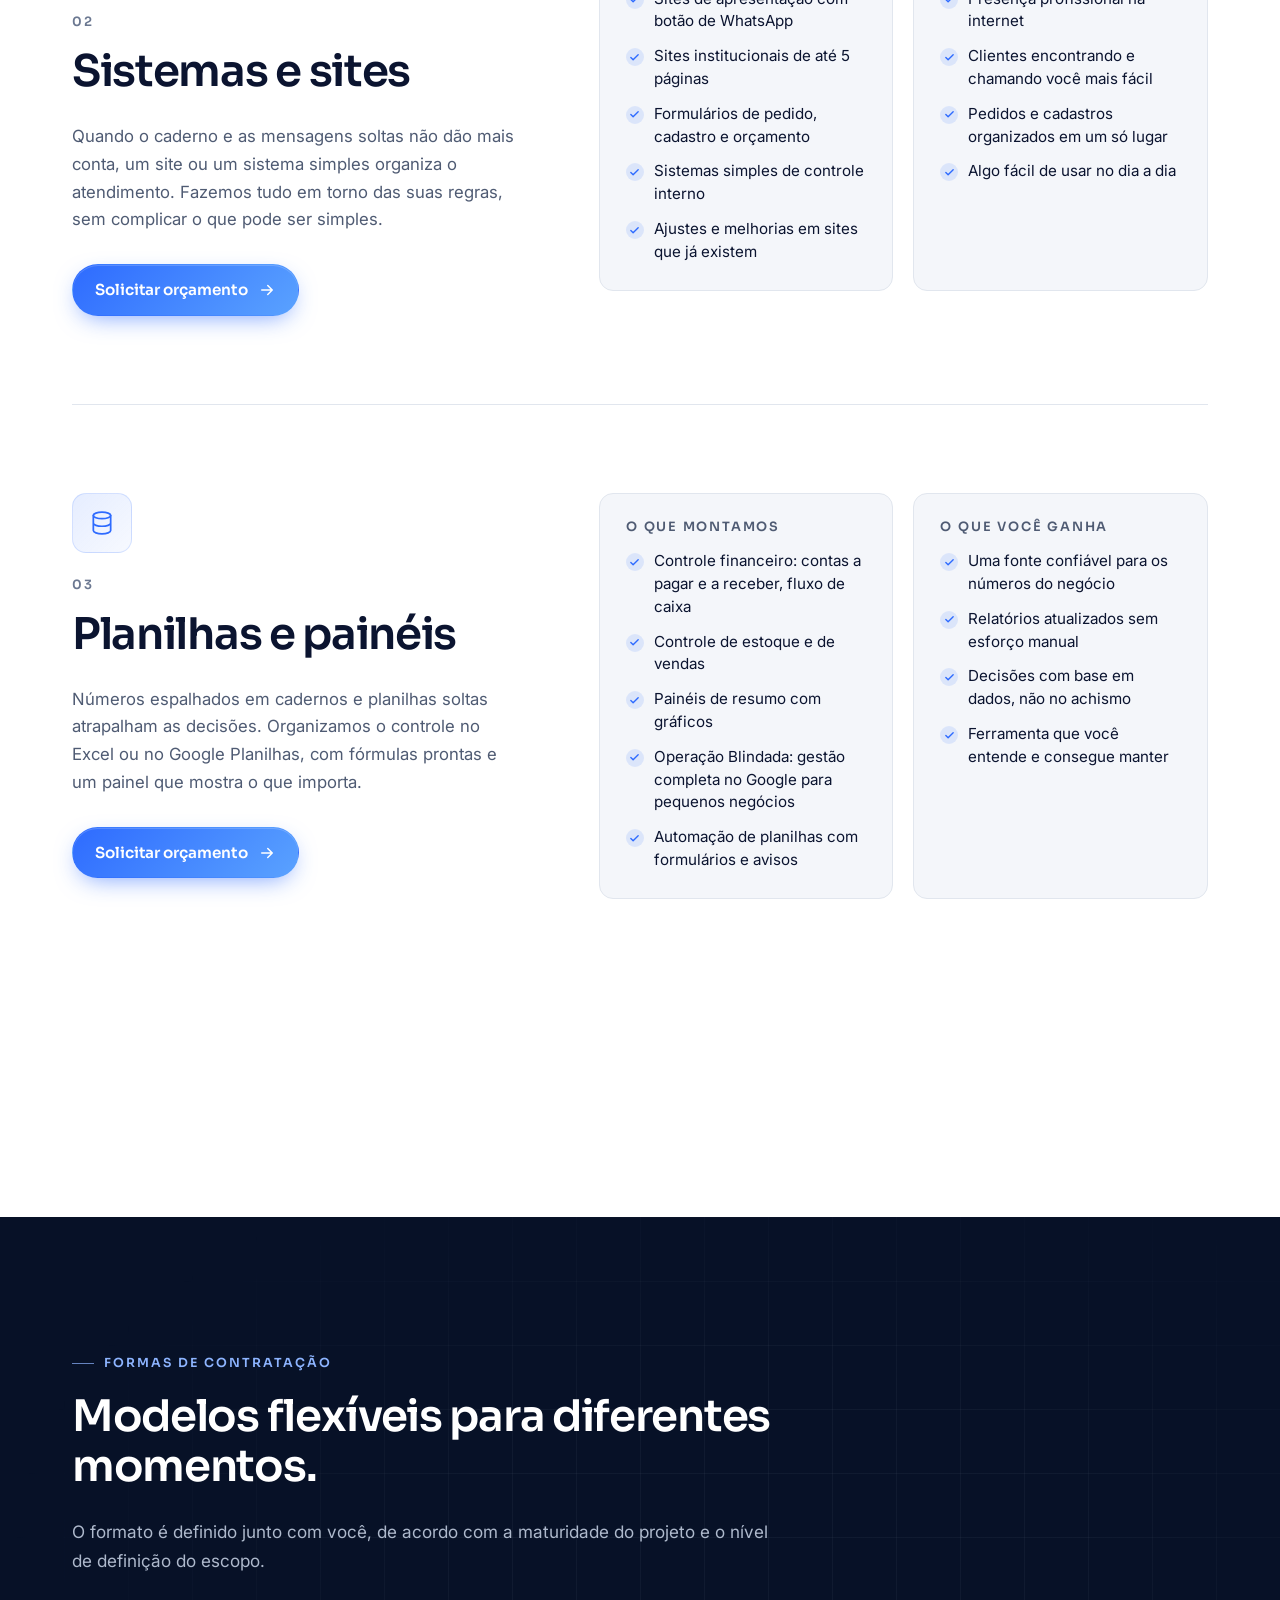
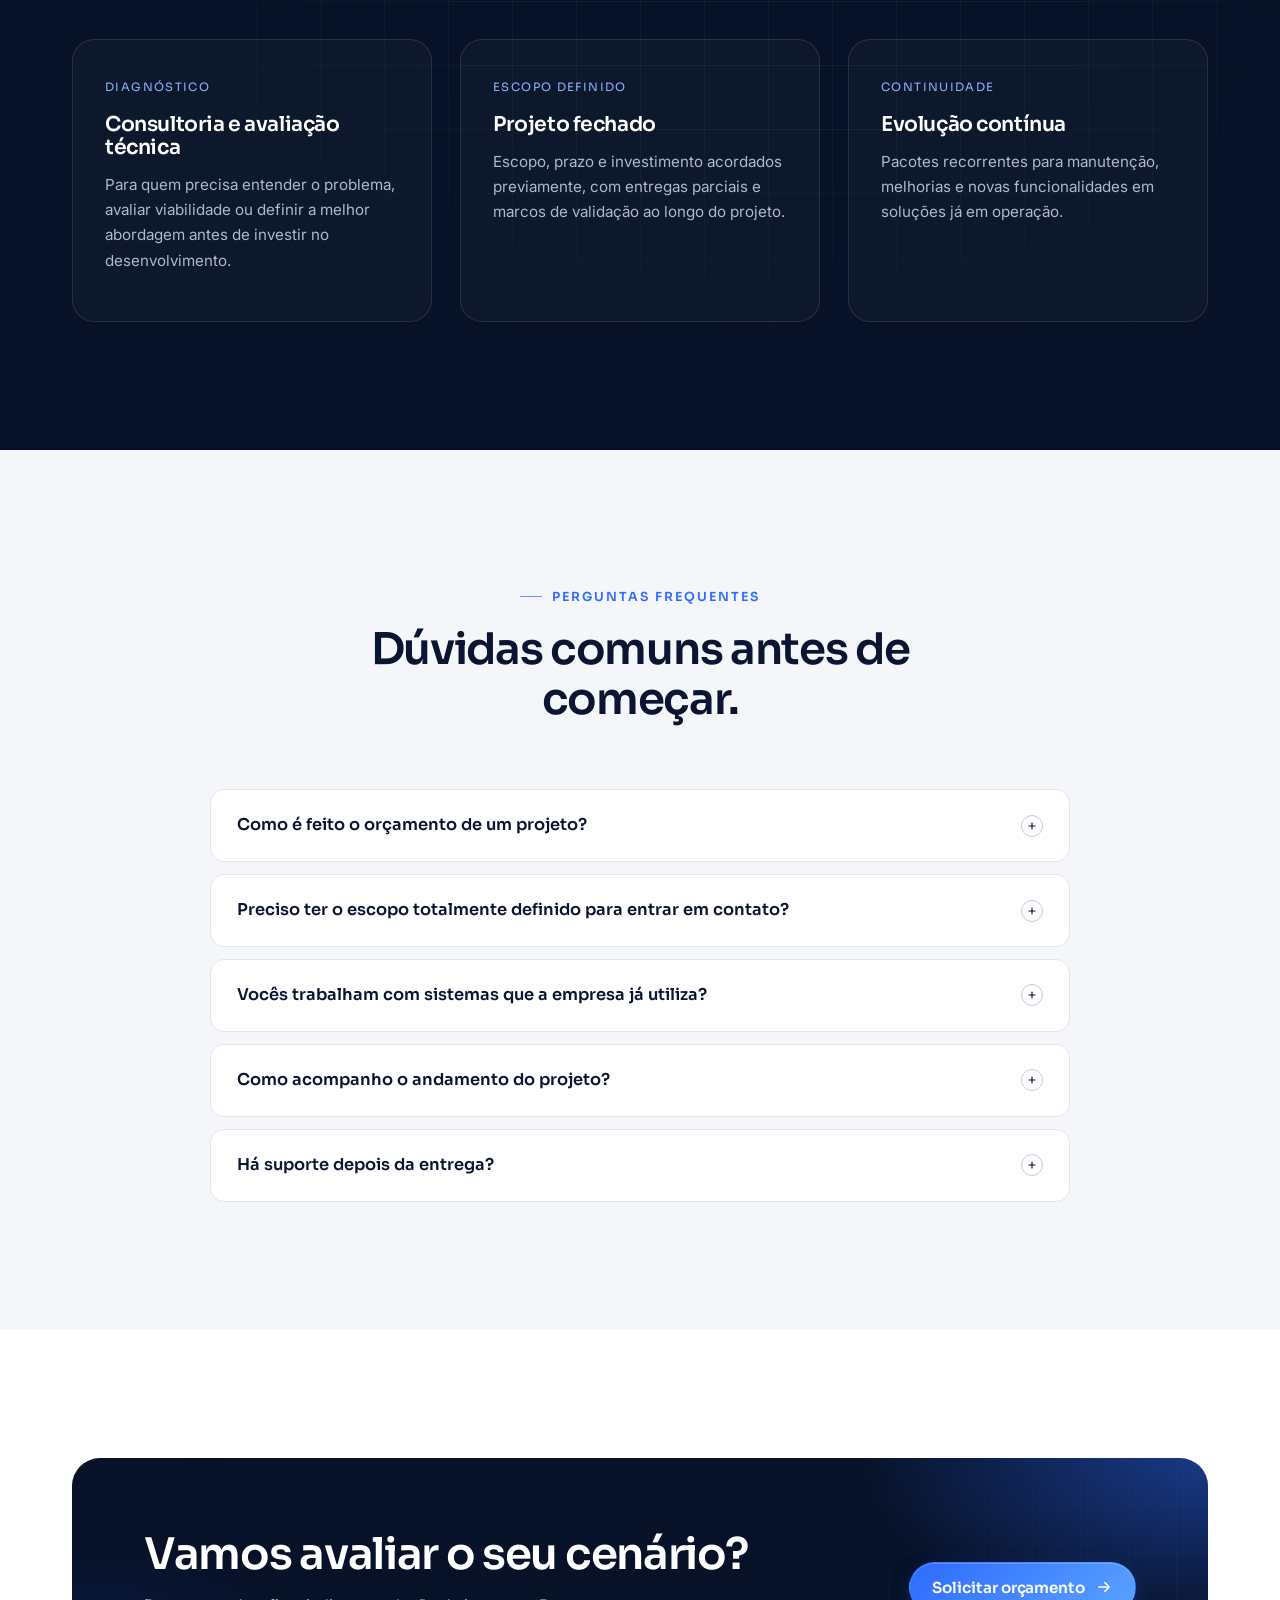
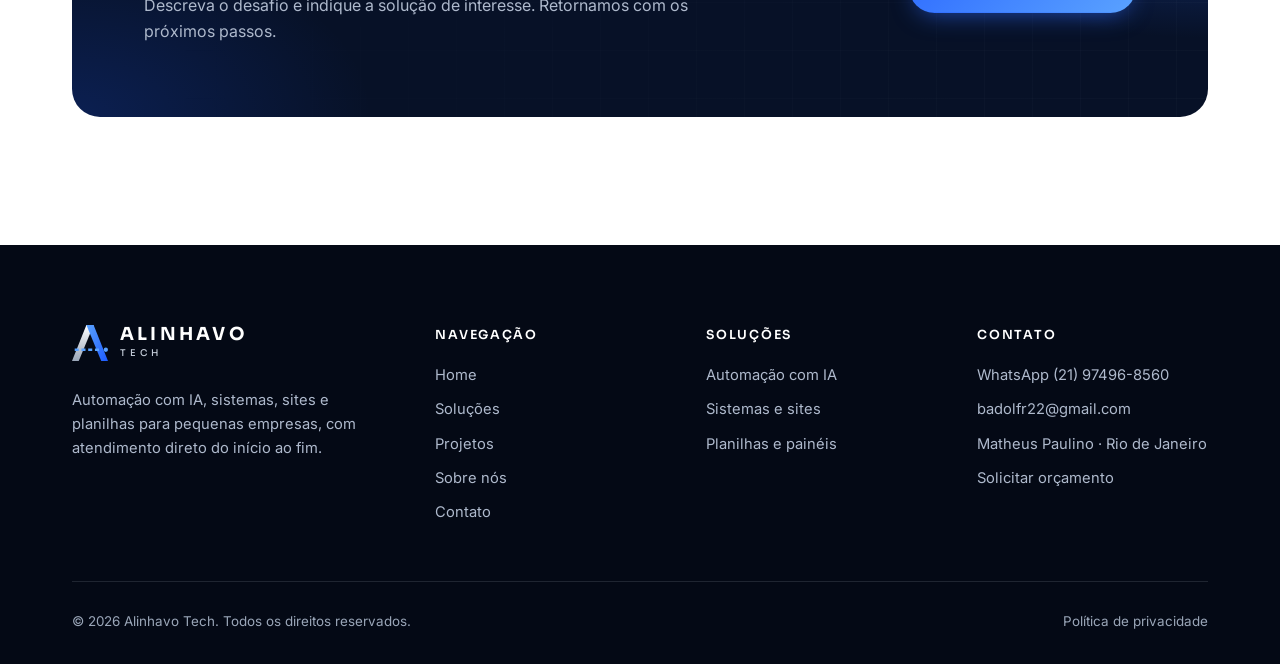
<file: site-github/solucoes.html>
<!doctype html>
<html lang="pt-BR">
<head>
  <meta charset="utf-8">
  <meta name="viewport" content="width=device-width, initial-scale=1">
  <title>Soluções | Alinhavo Tech</title>
  <meta name="description" content="Desenvolvimento de software personalizado, automação de processos, IA aplicada aos negócios, engenharia e análise de dados e integração de sistemas e APIs.">
  <link rel="canonical" href="https://alinhavotech.com.br/solucoes.html">
  <meta name="theme-color" content="#071127">
  <meta name="robots" content="index, follow">

  <meta property="og:type" content="website">
  <meta property="og:locale" content="pt_BR">
  <meta property="og:site_name" content="Alinhavo Tech">
  <meta property="og:title" content="Soluções | Alinhavo Tech">
  <meta property="og:description" content="Software, automação, IA, dados e integrações projetados em torno do seu negócio.">
  <meta property="og:url" content="https://alinhavotech.com.br/solucoes.html">
  <meta property="og:image" content="https://alinhavotech.com.br/assets/img/og-image.png">
  <meta name="twitter:card" content="summary_large_image">

  <link rel="icon" href="assets/img/favicon.svg" type="image/svg+xml">
  <link rel="manifest" href="site.webmanifest">
  <link rel="preconnect" href="https://fonts.googleapis.com">
  <link rel="preconnect" href="https://fonts.gstatic.com" crossorigin>
  <link href="https://fonts.googleapis.com/css2?family=Inter:wght@400;500;600&family=Sora:wght@500;600;700&display=swap" rel="stylesheet">
  <link rel="stylesheet" href="assets/css/style.css">
  <script src="assets/js/main.js" defer></script>

  <script type="application/ld+json">
  {
    "@context": "https://schema.org",
    "@type": "ItemList",
    "name": "Soluções Alinhavo Tech",
    "itemListElement": [
      {"@type": "ListItem", "position": 1, "item": {"@type": "Service", "name": "Desenvolvimento de software personalizado", "provider": {"@type": "Organization", "name": "Alinhavo Tech"}}},
      {"@type": "ListItem", "position": 2, "item": {"@type": "Service", "name": "Automação de processos empresariais", "provider": {"@type": "Organization", "name": "Alinhavo Tech"}}},
      {"@type": "ListItem", "position": 3, "item": {"@type": "Service", "name": "Inteligência artificial aplicada aos negócios", "provider": {"@type": "Organization", "name": "Alinhavo Tech"}}},
      {"@type": "ListItem", "position": 4, "item": {"@type": "Service", "name": "Engenharia e análise de dados", "provider": {"@type": "Organization", "name": "Alinhavo Tech"}}},
      {"@type": "ListItem", "position": 5, "item": {"@type": "Service", "name": "Integração de sistemas e APIs", "provider": {"@type": "Organization", "name": "Alinhavo Tech"}}}
    ]
  }
  </script>
</head>
<body>
  <a class="skip-link" href="#conteudo">Pular para o conteúdo</a>

  <header class="site-header">
    <div class="container">
      <a class="brand" href="index.html" aria-label="Alinhavo Tech — página inicial">
        <svg class="brand__mark" viewBox="0 0 40 40" aria-hidden="true"><defs><linearGradient id="nx-hd" x1="0" y1="0" x2="1" y2="1"><stop offset="0" stop-color="#5AA2FF"/><stop offset="1" stop-color="#1D5BFF"/></linearGradient><linearGradient id="nx-hs" x1="0" y1="0" x2="0" y2="1"><stop offset="0" stop-color="#fff"/><stop offset="1" stop-color="#9AA6B8"/></linearGradient></defs><path d="M0 40h7.5L24 0h-8z" fill="url(#nx-hs)"/><path d="M16 0h8l16 40h-7.5z" fill="url(#nx-hd)"/><path d="M3 27.5H33" stroke="#5AA2FF" stroke-width="3" stroke-dasharray="4.5 3" fill="none"/><circle cx="37.6" cy="27.5" r="2.4" fill="#5AA2FF"/></svg>
        <span class="brand__text"><span class="brand__name">ALINHAVO</span><span class="brand__sub">TECH</span></span>
      </a>
      <button class="nav-toggle" type="button" aria-expanded="false" aria-controls="site-nav" aria-label="Abrir menu">
        <span class="nav-toggle__bars" aria-hidden="true"><span></span><span></span><span></span></span>
      </button>
      <nav class="nav" id="site-nav" aria-label="Navegação principal">
        <ul class="nav__list">
          <li><a class="nav__link" href="index.html">Home</a></li>
          <li><a class="nav__link" href="solucoes.html" aria-current="page">Soluções</a></li>
          <li><a class="nav__link" href="projetos.html">Projetos</a></li>
          <li><a class="nav__link" href="sobre.html">Sobre nós</a></li>
          <li><a class="nav__link" href="contato.html">Contato</a></li>
        </ul>
        <a class="btn btn--primary btn--sm nav__cta" href="contato.html">Solicitar orçamento</a>
      </nav>
    </div>
  </header>

  <main id="conteudo">
    <section class="page-hero" aria-labelledby="page-title">
      <div class="hero__grid-bg" aria-hidden="true"></div>
      <div class="container">
        <ol class="breadcrumb reveal" aria-label="Você está em">
          <li><a href="index.html">Home</a></li>
          <li aria-current="page">Soluções</li>
        </ol>
        <span class="eyebrow reveal">Soluções</span>
        <h1 id="page-title" class="reveal" style="--d:.08s">Soluções de tecnologia desenhadas em torno do seu negócio.</h1>
        <p class="reveal" style="--d:.16s">Três áreas de atuação que podem ser contratadas separadamente ou combinadas em um mesmo projeto, conforme a necessidade do seu negócio.</p>
        <ul class="solutions-nav reveal" style="--d:.24s" aria-label="Ir para a solução">
          <li><a href="#automacao">Automação com IA</a></li>
          <li><a href="#software">Sistemas e sites</a></li>
          <li><a href="#dados">Planilhas e painéis</a></li>
        </ul>
      </div>
    </section>

    <section class="section" aria-label="Detalhamento das soluções">
      <div class="container">

        <!-- 01 AUTOMAÇÃO COM IA -->
        <article class="solution" id="automacao" aria-labelledby="sol-automacao">
          <div class="solution__head reveal">
            <div class="icon-box"><svg viewBox="0 0 24 24" fill="none" stroke="currentColor" stroke-width="1.6" stroke-linecap="round" stroke-linejoin="round" aria-hidden="true"><path d="M4 4h6v6H4zM14 14h6v6h-6z"/><path d="M10 7h4a3 3 0 0 1 3 3v4"/></svg></div>
            <span class="solution__index">01</span>
            <h2 id="sol-automacao">Automação de processos com IA</h2>
            <p>Tarefas repetitivas consomem tempo e abrem espaço para erro. Mapeamos o fluxo atual, vemos o que dá para automatizar com segurança e montamos rotinas com n8n e IA que rodam sozinhas e podem ser acompanhadas.</p>
            <a class="btn btn--primary" href="contato.html?servico=automacao">Solicitar orçamento
              <svg viewBox="0 0 24 24" fill="none" stroke="currentColor" stroke-width="2" stroke-linecap="round" stroke-linejoin="round" aria-hidden="true"><path d="M5 12h14M13 6l6 6-6 6"/></svg>
            </a>
          </div>
          <div class="solution__body">
            <div class="solution__box reveal">
              <h3>O que automatizamos</h3>
              <ul class="check-list">
                <li>Formulários que viram registros na planilha ou no sistema</li>
                <li>Avisos e lembretes por e-mail ou WhatsApp</li>
                <li>Relatórios gerados e enviados sem trabalho manual</li>
                <li>Resumo e organização de mensagens e documentos com IA</li>
                <li>Rotinas entre e-mail, planilhas e ferramentas que você já usa</li>
              </ul>
            </div>
            <div class="solution__box reveal" style="--d:.08s">
              <h3>O que você ganha</h3>
              <ul class="check-list">
                <li>Menos digitação e retrabalho</li>
                <li>Processo padronizado e fácil de acompanhar</li>
                <li>Mais tempo da equipe para o que importa</li>
                <li>IA usada só onde ela ajuda de verdade</li>
              </ul>
            </div>
          </div>
        </article>

        <!-- 02 SISTEMAS E SITES -->
        <article class="solution" id="software" aria-labelledby="sol-software">
          <div class="solution__head reveal">
            <div class="icon-box"><svg viewBox="0 0 24 24" fill="none" stroke="currentColor" stroke-width="1.6" stroke-linecap="round" stroke-linejoin="round" aria-hidden="true"><path d="m16 18 6-6-6-6M8 6l-6 6 6 6"/></svg></div>
            <span class="solution__index">02</span>
            <h2 id="sol-software">Sistemas e sites</h2>
            <p>Quando o caderno e as mensagens soltas não dão mais conta, um site ou um sistema simples organiza o atendimento. Fazemos tudo em torno das suas regras, sem complicar o que pode ser simples.</p>
            <a class="btn btn--primary" href="contato.html?servico=software">Solicitar orçamento
              <svg viewBox="0 0 24 24" fill="none" stroke="currentColor" stroke-width="2" stroke-linecap="round" stroke-linejoin="round" aria-hidden="true"><path d="M5 12h14M13 6l6 6-6 6"/></svg>
            </a>
          </div>
          <div class="solution__body">
            <div class="solution__box reveal">
              <h3>O que fazemos</h3>
              <ul class="check-list">
                <li>Sites de apresentação com botão de WhatsApp</li>
                <li>Sites institucionais de até 5 páginas</li>
                <li>Formulários de pedido, cadastro e orçamento</li>
                <li>Sistemas simples de controle interno</li>
                <li>Ajustes e melhorias em sites que já existem</li>
              </ul>
            </div>
            <div class="solution__box reveal" style="--d:.08s">
              <h3>O que você ganha</h3>
              <ul class="check-list">
                <li>Presença profissional na internet</li>
                <li>Clientes encontrando e chamando você mais fácil</li>
                <li>Pedidos e cadastros organizados em um só lugar</li>
                <li>Algo fácil de usar no dia a dia</li>
              </ul>
            </div>
          </div>
        </article>

        <!-- 03 PLANILHAS E PAINÉIS -->
        <article class="solution" id="dados" aria-labelledby="sol-dados">
          <div class="solution__head reveal">
            <div class="icon-box"><svg viewBox="0 0 24 24" fill="none" stroke="currentColor" stroke-width="1.6" stroke-linecap="round" stroke-linejoin="round" aria-hidden="true"><ellipse cx="12" cy="5" rx="8" ry="3"/><path d="M4 5v14c0 1.7 3.6 3 8 3s8-1.3 8-3V5M4 12c0 1.7 3.6 3 8 3s8-1.3 8-3"/></svg></div>
            <span class="solution__index">03</span>
            <h2 id="sol-dados">Planilhas e painéis</h2>
            <p>Números espalhados em cadernos e planilhas soltas atrapalham as decisões. Organizamos o controle no Excel ou no Google Planilhas, com fórmulas prontas e um painel que mostra o que importa.</p>
            <a class="btn btn--primary" href="contato.html?servico=dados">Solicitar orçamento
              <svg viewBox="0 0 24 24" fill="none" stroke="currentColor" stroke-width="2" stroke-linecap="round" stroke-linejoin="round" aria-hidden="true"><path d="M5 12h14M13 6l6 6-6 6"/></svg>
            </a>
          </div>
          <div class="solution__body">
            <div class="solution__box reveal">
              <h3>O que montamos</h3>
              <ul class="check-list">
                <li>Controle financeiro: contas a pagar e a receber, fluxo de caixa</li>
                <li>Controle de estoque e de vendas</li>
                <li>Painéis de resumo com gráficos</li>
                <li>Operação Blindada: gestão completa no Google para pequenos negócios</li>
                <li>Automação de planilhas com formulários e avisos</li>
              </ul>
            </div>
            <div class="solution__box reveal" style="--d:.08s">
              <h3>O que você ganha</h3>
              <ul class="check-list">
                <li>Uma fonte confiável para os números do negócio</li>
                <li>Relatórios atualizados sem esforço manual</li>
                <li>Decisões com base em dados, não no achismo</li>
                <li>Ferramenta que você entende e consegue manter</li>
              </ul>
            </div>
          </div>
        </article>

        <p class="reveal" style="margin-top:32px">Precisa de algo maior, como integração com ERP ou um sistema completo? Conte no diagnóstico: avaliamos com honestidade se é viável e só assumimos o que conseguimos entregar.</p>
      </div>
    </section>

    <!-- MODELOS -->
    <section class="section section--dark" aria-labelledby="modelos-title">
      <div class="hero__grid-bg" aria-hidden="true"></div>
      <div class="container">
        <div class="section-head reveal">
          <span class="eyebrow">Formas de contratação</span>
          <h2 id="modelos-title">Modelos flexíveis para diferentes momentos.</h2>
          <p>O formato é definido junto com você, de acordo com a maturidade do projeto e o nível de definição do escopo.</p>
        </div>
        <div class="grid grid--3">
          <div class="model-card reveal">
            <span class="tag">Diagnóstico</span>
            <h3>Consultoria e avaliação técnica</h3>
            <p>Para quem precisa entender o problema, avaliar viabilidade ou definir a melhor abordagem antes de investir no desenvolvimento.</p>
          </div>
          <div class="model-card reveal" style="--d:.08s">
            <span class="tag">Escopo definido</span>
            <h3>Projeto fechado</h3>
            <p>Escopo, prazo e investimento acordados previamente, com entregas parciais e marcos de validação ao longo do projeto.</p>
          </div>
          <div class="model-card reveal" style="--d:.16s">
            <span class="tag">Continuidade</span>
            <h3>Evolução contínua</h3>
            <p>Pacotes recorrentes para manutenção, melhorias e novas funcionalidades em soluções já em operação.</p>
          </div>
        </div>
      </div>
    </section>

    <!-- FAQ -->
    <section class="section section--soft" aria-labelledby="faq-title">
      <div class="container">
        <div class="section-head section-head--center reveal">
          <span class="eyebrow">Perguntas frequentes</span>
          <h2 id="faq-title">Dúvidas comuns antes de começar.</h2>
        </div>
        <div class="faq reveal">
          <details>
            <summary>Como é feito o orçamento de um projeto?</summary>
            <p>Após o primeiro contato, fazemos uma conversa de entendimento para conhecer o contexto e os objetivos. Com essas informações, apresentamos uma proposta com escopo, abordagem técnica, prazos estimados e investimento.</p>
          </details>
          <details>
            <summary>Preciso ter o escopo totalmente definido para entrar em contato?</summary>
            <p>Não. Muitas vezes o primeiro passo é justamente ajudar a definir o problema e o escopo. Para esses casos, oferecemos uma etapa de diagnóstico antes do desenvolvimento.</p>
          </details>
          <details>
            <summary>Vocês trabalham com sistemas que a empresa já utiliza?</summary>
            <p>Sim. Sempre que possível, aproveitamos o que já existe e construímos integrações, em vez de substituir ferramentas que funcionam. A viabilidade depende de cada sistema e é avaliada no diagnóstico.</p>
          </details>
          <details>
            <summary>Como acompanho o andamento do projeto?</summary>
            <p>O desenvolvimento é organizado em ciclos curtos, com entregas demonstráveis e pontos de alinhamento periódicos. Você acompanha a evolução e participa das decisões importantes.</p>
          </details>
          <details>
            <summary>Há suporte depois da entrega?</summary>
            <p>Sim. Ao final do projeto, a solução é entregue com documentação, e você pode optar por um plano de evolução contínua para manutenção e melhorias.</p>
          </details>
        </div>
      </div>
    </section>

    <!-- CTA -->
    <section class="section" aria-labelledby="cta-title">
      <div class="container">
        <div class="cta-band reveal">
          <div>
            <h2 id="cta-title">Vamos avaliar o seu cenário?</h2>
            <p>Descreva o desafio e indique a solução de interesse. Retornamos com os próximos passos.</p>
          </div>
          <div class="cta-band__actions">
            <a class="btn btn--primary" href="contato.html">Solicitar orçamento
              <svg viewBox="0 0 24 24" fill="none" stroke="currentColor" stroke-width="2" stroke-linecap="round" stroke-linejoin="round" aria-hidden="true"><path d="M5 12h14M13 6l6 6-6 6"/></svg>
            </a>
          </div>
        </div>
      </div>
    </section>
  </main>

  <footer class="site-footer">
    <div class="container">
      <div class="footer__top">
        <div class="footer__about">
          <a class="brand" href="index.html" aria-label="Alinhavo Tech — página inicial">
            <svg class="brand__mark" viewBox="0 0 40 40" aria-hidden="true"><defs><linearGradient id="nx-fd" x1="0" y1="0" x2="1" y2="1"><stop offset="0" stop-color="#5AA2FF"/><stop offset="1" stop-color="#1D5BFF"/></linearGradient><linearGradient id="nx-fs" x1="0" y1="0" x2="0" y2="1"><stop offset="0" stop-color="#fff"/><stop offset="1" stop-color="#9AA6B8"/></linearGradient></defs><path d="M0 40h7.5L24 0h-8z" fill="url(#nx-fs)"/><path d="M16 0h8l16 40h-7.5z" fill="url(#nx-fd)"/><path d="M3 27.5H33" stroke="#5AA2FF" stroke-width="3" stroke-dasharray="4.5 3" fill="none"/><circle cx="37.6" cy="27.5" r="2.4" fill="#5AA2FF"/></svg>
            <span class="brand__text"><span class="brand__name">ALINHAVO</span><span class="brand__sub">TECH</span></span>
          </a>
          <p>Automação com IA, sistemas, sites e planilhas para pequenas empresas, com atendimento direto do início ao fim.</p>
        </div>
        <div>
          <p class="footer__title">Navegação</p>
          <ul class="footer__list">
            <li><a href="index.html">Home</a></li>
            <li><a href="solucoes.html">Soluções</a></li>
            <li><a href="projetos.html">Projetos</a></li>
            <li><a href="sobre.html">Sobre nós</a></li>
            <li><a href="contato.html">Contato</a></li>
          </ul>
        </div>
        <div>
          <p class="footer__title">Soluções</p>
          <ul class="footer__list">
            <li><a href="solucoes.html#automacao">Automação com IA</a></li>
            <li><a href="solucoes.html#software">Sistemas e sites</a></li>
            <li><a href="solucoes.html#dados">Planilhas e painéis</a></li>
          </ul>
        </div>
        <div>
          <p class="footer__title">Contato</p>
          <ul class="footer__list">
            <li><a href="https://wa.me/5521974968560" target="_blank" rel="noopener">WhatsApp (21) 97496-8560</a></li>
            <li><a data-contact-email href="mailto:badolfr22@gmail.com">badolfr22@gmail.com</a></li>
            <li>Matheus Paulino · Rio de Janeiro</li>
            <li><a href="contato.html">Solicitar orçamento</a></li>
          </ul>
        </div>
      </div>
      <div class="footer__bottom">
        <span>© <span data-year>2026</span> Alinhavo Tech. Todos os direitos reservados.</span>
        <span class="footer__legal"><a href="privacidade.html">Política de privacidade</a></span>
      </div>
    </div>
  </footer>
  <a class="wa-float" href="https://wa.me/5521974968560" target="_blank" rel="noopener" aria-label="Falar no WhatsApp"><svg viewBox="0 0 24 24" fill="currentColor" aria-hidden="true"><path d="M12 2a10 10 0 0 0-8.6 15.1L2 22l5-1.3A10 10 0 1 0 12 2zm0 18.2a8.2 8.2 0 0 1-4.2-1.2l-.3-.2-3 .8.8-2.9-.2-.3A8.2 8.2 0 1 1 12 20.2zm4.5-6.1c-.2-.1-1.5-.7-1.7-.8s-.4-.1-.6.1-.7.8-.8 1-.3.2-.5.1a6.7 6.7 0 0 1-3.3-2.9c-.2-.4.2-.4.7-1.3.1-.2 0-.3 0-.4l-.8-1.8c-.2-.5-.4-.4-.6-.4h-.5a1 1 0 0 0-.7.3 3 3 0 0 0-.9 2.2 5.2 5.2 0 0 0 1.1 2.8 11.9 11.9 0 0 0 4.6 4c1.7.7 2.4.8 3.2.7a2.8 2.8 0 0 0 1.8-1.3 2.3 2.3 0 0 0 .2-1.3c-.1-.1-.2-.2-.4-.3z"/></svg><span>WhatsApp</span></a>
</body>
</html>
</file>
<file: site-github/assets/css/style.css>
/* ==========================================================================
   ALINHAVO TECH — Folha de estilos principal
   Estrutura: 1. Tokens  2. Base  3. Layout  4. Componentes  5. Seções
              6. Páginas  7. Animações  8. Responsivo  9. Preferências
   ========================================================================== */

/* 1. TOKENS ---------------------------------------------------------------- */
:root {
  /* Marca */
  --navy-950: #040915;
  --navy-900: #071127;
  --navy-850: #0A1733;
  --navy-800: #0E1F45;
  --navy-700: #16295A;
  --blue-600: #1D5BFF;
  --blue-500: #2E6BFF;   /* azul elétrico principal */
  --blue-400: #4F8BFF;
  --blue-300: #8DB4FF;
  --silver-100: #EEF1F6;
  --silver-200: #DCE2EB;
  --silver-300: #C3CBD8;
  --silver-400: #9AA6B8;
  --silver-500: #6B7891;
  --white: #FFFFFF;

  /* Semânticas */
  --bg: #FFFFFF;
  --bg-soft: #F4F6FA;
  --text: #0B1430;
  --text-muted: #4F5B73;
  --line: #E1E6EE;
  --on-dark: #FFFFFF;
  --on-dark-muted: #AEB9CC;
  --line-dark: rgba(195, 203, 216, 0.14);
  --focus: #4F8BFF;
  --success: #12A36D;
  --danger: #D93A4A;

  --grad-blue: linear-gradient(135deg, #2E6BFF 0%, #5AA2FF 100%);
  --grad-silver: linear-gradient(180deg, #FFFFFF 0%, #C3CBD8 100%);

  /* Tipografia */
  --font-head: "Sora", "Segoe UI", system-ui, -apple-system, sans-serif;
  --font-body: "Inter", "Segoe UI", system-ui, -apple-system, sans-serif;

  /* Espaçamento & forma */
  --container: 1200px;
  --gutter: clamp(16px, 4vw, 32px);
  --section-y: clamp(72px, 10vw, 128px);
  --radius-sm: 8px;
  --radius: 14px;
  --radius-lg: 22px;
  --shadow-sm: 0 1px 2px rgba(7, 17, 39, .06), 0 2px 8px rgba(7, 17, 39, .04);
  --shadow: 0 10px 30px -12px rgba(7, 17, 39, .18);
  --shadow-lg: 0 30px 60px -20px rgba(7, 17, 39, .35);
  --ease: cubic-bezier(.22, .8, .24, 1);
  --header-h: 76px;
}

/* 2. BASE ------------------------------------------------------------------ */
*, *::before, *::after { box-sizing: border-box; }
html { scroll-behavior: smooth; -webkit-text-size-adjust: 100%; scroll-padding-top: calc(var(--header-h) + 16px); }
body {
  margin: 0;
  font-family: var(--font-body);
  font-size: 1rem;
  line-height: 1.65;
  color: var(--text);
  background: var(--bg);
  -webkit-font-smoothing: antialiased;
  -moz-osx-font-smoothing: grayscale;
  overflow-x: hidden;
}
img, svg, canvas { display: block; max-width: 100%; }
a { color: var(--blue-500); text-decoration: none; }
a:hover { color: var(--blue-600); }
h1, h2, h3, h4 { font-family: var(--font-head); line-height: 1.15; margin: 0 0 .6em; letter-spacing: -0.02em; font-weight: 600; }
h1 { font-size: clamp(2.25rem, 5.2vw, 4rem); letter-spacing: -0.035em; }
h2 { font-size: clamp(1.75rem, 3.4vw, 2.75rem); letter-spacing: -0.03em; }
h3 { font-size: clamp(1.15rem, 1.6vw, 1.35rem); }
p { margin: 0 0 1.1em; }
ul { margin: 0; padding: 0; }
button, input, select, textarea { font: inherit; color: inherit; }
::selection { background: rgba(46, 107, 255, .25); }

:focus-visible { outline: 2px solid var(--focus); outline-offset: 3px; border-radius: 4px; }

.skip-link {
  position: absolute; left: 16px; top: -60px; z-index: 1000;
  background: var(--white); color: var(--navy-900); padding: 10px 16px; border-radius: var(--radius-sm);
  font-weight: 600; box-shadow: var(--shadow);
  transition: top .2s var(--ease);
}
.skip-link:focus { top: 12px; }
.sr-only { position: absolute !important; width: 1px; height: 1px; padding: 0; margin: -1px; overflow: hidden; clip: rect(0 0 0 0); white-space: nowrap; border: 0; }

/* 3. LAYOUT ---------------------------------------------------------------- */
.container { width: 100%; max-width: var(--container); margin-inline: auto; padding-inline: var(--gutter); }
.section { padding-block: var(--section-y); position: relative; }
.section--soft { background: var(--bg-soft); }
.section--dark { background: var(--navy-900); color: var(--on-dark); isolation: isolate; overflow: hidden; }
.section--dark h2 { color: var(--white); }
.page-dark {
  background:
    radial-gradient(900px 520px at 80% 10%, rgba(46,107,255,.25), transparent 60%),
    linear-gradient(180deg, var(--navy-950), var(--navy-900));
  background-attachment: fixed;
  color: var(--on-dark);
  min-height: 100vh;
}
.page-dark h1 { color: var(--white); font-size: clamp(2rem, 4vw, 3rem); }
.page-dark p { color: var(--on-dark-muted); max-width: 520px; }
.section--dark p { color: var(--on-dark-muted); }

.section-head { max-width: 720px; margin-bottom: clamp(40px, 6vw, 64px); }
.section-head--center { margin-inline: auto; text-align: center; }
.section-head p { color: var(--text-muted); font-size: 1.075rem; }
.section--dark .section-head p { color: var(--on-dark-muted); }

.eyebrow {
  display: inline-flex; align-items: center; gap: 10px;
  font-family: var(--font-head); font-size: .78rem; font-weight: 600;
  letter-spacing: .16em; text-transform: uppercase; color: var(--blue-500);
  margin-bottom: 18px;
}
.eyebrow::before { content: ""; width: 22px; height: 1px; background: currentColor; opacity: .7; }
.section--dark .eyebrow, .hero .eyebrow, .page-hero .eyebrow { color: var(--blue-300); }

.grid { display: grid; gap: clamp(16px, 2.4vw, 28px); }
.grid--2 { grid-template-columns: repeat(2, minmax(0, 1fr)); }
.grid--3 { grid-template-columns: repeat(3, minmax(0, 1fr)); }
.grid--4 { grid-template-columns: repeat(4, minmax(0, 1fr)); }

/* 4. COMPONENTES ----------------------------------------------------------- */

/* Botões */
.btn {
  --btn-bg: var(--blue-500); --btn-fg: #fff; --btn-bd: transparent;
  display: inline-flex; align-items: center; justify-content: center; gap: 10px;
  min-height: 48px; padding: 12px 22px;
  font-family: var(--font-head); font-weight: 600; font-size: .95rem; letter-spacing: -.005em;
  color: var(--btn-fg); background: var(--btn-bg); border: 1px solid var(--btn-bd);
  border-radius: 999px; cursor: pointer; text-decoration: none; white-space: nowrap;
  transition: transform .25s var(--ease), box-shadow .25s var(--ease), background-color .25s var(--ease), color .25s var(--ease), border-color .25s var(--ease);
}
.btn svg { width: 18px; height: 18px; transition: transform .25s var(--ease); }
.btn:hover { color: var(--btn-fg); transform: translateY(-1px); }
.btn:hover svg { transform: translateX(3px); }
.btn--primary { background: var(--grad-blue); box-shadow: 0 8px 24px -8px rgba(46, 107, 255, .65), inset 0 1px 0 rgba(255,255,255,.18); }
.btn--primary:hover { box-shadow: 0 14px 32px -10px rgba(46, 107, 255, .8), inset 0 1px 0 rgba(255,255,255,.22); }
.btn--ghost { --btn-bg: transparent; --btn-fg: var(--white); --btn-bd: rgba(195, 203, 216, .35); }
.btn--ghost:hover { --btn-bd: rgba(255,255,255,.75); background: rgba(255,255,255,.04); }
.btn--outline { --btn-bg: transparent; --btn-fg: var(--navy-900); --btn-bd: var(--silver-300); }
.btn--outline:hover { --btn-bd: var(--navy-900); }
.btn--sm { min-height: 40px; padding: 8px 18px; font-size: .875rem; }
.btn--block { width: 100%; }
.btn[disabled] { opacity: .6; cursor: progress; transform: none; }

.link-arrow {
  display: inline-flex; align-items: center; gap: 8px; font-family: var(--font-head);
  font-weight: 600; font-size: .92rem; color: var(--blue-500);
}
.link-arrow svg { width: 16px; height: 16px; transition: transform .25s var(--ease); }
.link-arrow:hover svg { transform: translateX(4px); }

/* Header */
.site-header {
  position: fixed; inset: 0 0 auto 0; z-index: 100; height: var(--header-h);
  display: flex; align-items: center;
  background: transparent; border-bottom: 1px solid transparent;
  transition: background-color .35s var(--ease), border-color .35s var(--ease), backdrop-filter .35s var(--ease);
}
.site-header.is-scrolled, .site-header.is-open {
  background: rgba(7, 17, 39, .82);
  -webkit-backdrop-filter: saturate(160%) blur(14px);
  backdrop-filter: saturate(160%) blur(14px);
  border-bottom-color: var(--line-dark);
}
.site-header .container { display: flex; align-items: center; justify-content: space-between; gap: 24px; }

.brand { display: inline-flex; align-items: center; gap: 12px; color: var(--white); }
.brand:hover { color: var(--white); }
.brand__mark { width: 36px; height: 36px; flex: none; }
.brand__text { display: flex; flex-direction: column; line-height: 1; }
.brand__name { font-family: var(--font-head); font-weight: 700; font-size: 1.12rem; letter-spacing: .18em; }
.brand__sub { font-family: var(--font-head); font-size: .58rem; font-weight: 500; letter-spacing: .42em; color: var(--silver-300); margin-top: 5px; }

.nav { display: flex; align-items: center; gap: 8px; }
.nav__list { display: flex; align-items: center; gap: 4px; list-style: none; }
.nav__link {
  position: relative; display: inline-flex; padding: 10px 14px;
  font-family: var(--font-head); font-size: .92rem; font-weight: 500; color: var(--silver-200);
  border-radius: 8px; transition: color .2s var(--ease);
}
.nav__link::after {
  content: ""; position: absolute; left: 14px; right: 14px; bottom: 4px; height: 1.5px;
  background: var(--blue-400); transform: scaleX(0); transform-origin: left; transition: transform .3s var(--ease);
}
.nav__link:hover, .nav__link[aria-current="page"] { color: var(--white); }
.nav__link:hover::after, .nav__link[aria-current="page"]::after { transform: scaleX(1); }
.nav__cta { margin-left: 12px; }

.nav-toggle {
  display: none; width: 44px; height: 44px; border-radius: 10px; border: 1px solid var(--line-dark);
  background: transparent; color: var(--white); cursor: pointer; align-items: center; justify-content: center;
}
.nav-toggle__bars { position: relative; width: 20px; height: 14px; }
.nav-toggle__bars span {
  position: absolute; left: 0; width: 100%; height: 1.5px; background: currentColor; border-radius: 2px;
  transition: transform .3s var(--ease), opacity .2s var(--ease), top .3s var(--ease);
}
.nav-toggle__bars span:nth-child(1) { top: 0; }
.nav-toggle__bars span:nth-child(2) { top: 6px; }
.nav-toggle__bars span:nth-child(3) { top: 12px; }
.nav-toggle[aria-expanded="true"] .nav-toggle__bars span:nth-child(1) { top: 6px; transform: rotate(45deg); }
.nav-toggle[aria-expanded="true"] .nav-toggle__bars span:nth-child(2) { opacity: 0; }
.nav-toggle[aria-expanded="true"] .nav-toggle__bars span:nth-child(3) { top: 6px; transform: rotate(-45deg); }

/* Cards */
.card {
  position: relative; display: flex; flex-direction: column;
  background: var(--white); border: 1px solid var(--line); border-radius: var(--radius-lg);
  padding: clamp(24px, 3vw, 34px);
  transition: transform .35s var(--ease), box-shadow .35s var(--ease), border-color .35s var(--ease);
}
.card p { color: var(--text-muted); }
.card--hover:hover { transform: translateY(-4px); box-shadow: var(--shadow); border-color: transparent; }
.card--hover::before {
  content: ""; position: absolute; inset: 0; border-radius: inherit; padding: 1px;
  background: linear-gradient(135deg, rgba(46,107,255,.6), rgba(195,203,216,.2) 40%, transparent 70%);
  -webkit-mask: linear-gradient(#000 0 0) content-box, linear-gradient(#000 0 0);
  -webkit-mask-composite: xor; mask-composite: exclude;
  opacity: 0; transition: opacity .35s var(--ease); pointer-events: none;
}
.card--hover:hover::before { opacity: 1; }
.card__link { margin-top: auto; padding-top: 8px; }
.card__link::after { content: ""; position: absolute; inset: 0; border-radius: inherit; }

.icon-box {
  width: 52px; height: 52px; border-radius: 14px; display: grid; place-items: center; margin-bottom: 22px;
  background: linear-gradient(135deg, rgba(46,107,255,.12), rgba(46,107,255,.04));
  color: var(--blue-500); border: 1px solid rgba(46,107,255,.16);
}
.icon-box svg { width: 26px; height: 26px; }
.section--dark .icon-box { background: rgba(46,107,255,.12); color: var(--blue-300); border-color: rgba(79,139,255,.25); }

.card__num {
  position: absolute; top: clamp(24px, 3vw, 34px); right: clamp(24px, 3vw, 34px);
  font-family: var(--font-head); font-size: .8rem; font-weight: 600; color: var(--silver-400); letter-spacing: .08em;
}

/* Hero (Home) */
.hero {
  position: relative; isolation: isolate; overflow: hidden;
  min-height: min(100vh, 920px); display: flex; align-items: center;
  padding: calc(var(--header-h) + 56px) 0 96px;
  background:
    radial-gradient(1100px 600px at 82% 18%, rgba(46,107,255,.28), transparent 60%),
    radial-gradient(800px 500px at 0% 100%, rgba(29,91,255,.16), transparent 60%),
    linear-gradient(180deg, var(--navy-950) 0%, var(--navy-900) 100%);
  color: var(--on-dark);
}
.hero__canvas { position: absolute; inset: 0; z-index: -1; width: 100%; height: 100%; opacity: .9; }
.hero__grid-bg {
  position: absolute; inset: 0; z-index: -2; pointer-events: none;
  background-image:
    linear-gradient(rgba(195,203,216,.05) 1px, transparent 1px),
    linear-gradient(90deg, rgba(195,203,216,.05) 1px, transparent 1px);
  background-size: 64px 64px;
  -webkit-mask-image: radial-gradient(ellipse 80% 70% at 60% 40%, #000 30%, transparent 75%);
  mask-image: radial-gradient(ellipse 80% 70% at 60% 40%, #000 30%, transparent 75%);
}
.hero__inner { display: grid; grid-template-columns: 1.1fr .9fr; gap: clamp(32px, 5vw, 72px); align-items: center; }
.hero h1 { color: var(--white); margin-bottom: 24px; }
.hero h1 .accent {
  background: linear-gradient(100deg, #FFFFFF 0%, #C3CBD8 30%, #5AA2FF 70%, #2E6BFF 100%);
  -webkit-background-clip: text; background-clip: text; color: transparent;
}
.hero__lead { font-size: clamp(1.05rem, 1.4vw, 1.2rem); color: var(--on-dark-muted); max-width: 580px; margin-bottom: 36px; }
.hero__actions { display: flex; flex-wrap: wrap; gap: 14px; }
.hero__principles {
  display: flex; flex-wrap: wrap; gap: 10px 28px; margin-top: 52px; padding-top: 28px;
  border-top: 1px solid var(--line-dark); list-style: none;
}
.hero__principles li { display: inline-flex; align-items: center; gap: 10px; font-size: .9rem; color: var(--silver-300); }
.hero__principles svg { width: 16px; height: 16px; color: var(--blue-400); flex: none; }

/* Painel visual do hero */
.system-panel {
  position: relative; border-radius: var(--radius-lg); padding: 26px;
  background: linear-gradient(180deg, rgba(14,31,69,.75), rgba(7,17,39,.75));
  border: 1px solid rgba(195,203,216,.14);
  box-shadow: 0 40px 80px -30px rgba(0,0,0,.6), inset 0 1px 0 rgba(255,255,255,.06);
  -webkit-backdrop-filter: blur(10px); backdrop-filter: blur(10px);
}
.system-panel::before {
  content: ""; position: absolute; inset: -1px; border-radius: inherit; padding: 1px; pointer-events: none;
  background: linear-gradient(140deg, rgba(79,139,255,.7), transparent 35%, transparent 65%, rgba(195,203,216,.35));
  -webkit-mask: linear-gradient(#000 0 0) content-box, linear-gradient(#000 0 0);
  -webkit-mask-composite: xor; mask-composite: exclude;
}
.system-panel__top { display: flex; align-items: center; justify-content: space-between; margin-bottom: 22px; }
.system-panel__dots { display: flex; gap: 6px; }
.system-panel__dots span { width: 9px; height: 9px; border-radius: 50%; background: rgba(195,203,216,.25); }
.system-panel__label { font-family: var(--font-head); font-size: .72rem; letter-spacing: .14em; text-transform: uppercase; color: var(--silver-400); }
.flow { display: grid; gap: 12px; list-style: none; }
.flow__item {
  position: relative; display: grid; grid-template-columns: 40px 1fr auto; align-items: center; gap: 14px;
  padding: 14px 16px; border-radius: 12px;
  background: rgba(255,255,255,.03); border: 1px solid rgba(195,203,216,.1);
}
.flow__item:not(:last-child)::after {
  content: ""; position: absolute; left: 35px; bottom: -13px; width: 1px; height: 12px;
  background: linear-gradient(var(--blue-400), transparent);
}
.flow__icon { width: 40px; height: 40px; border-radius: 10px; display: grid; place-items: center; background: rgba(46,107,255,.14); color: var(--blue-300); }
.flow__icon svg { width: 20px; height: 20px; }
.flow__title { font-family: var(--font-head); font-size: .92rem; font-weight: 600; color: var(--white); line-height: 1.3; }
.flow__desc { font-size: .8rem; color: var(--silver-400); line-height: 1.4; }
.flow__status { display: inline-flex; align-items: center; gap: 7px; font-size: .72rem; color: var(--silver-300); font-family: var(--font-head); }
.flow__status::before { content: ""; width: 7px; height: 7px; border-radius: 50%; background: var(--blue-400); box-shadow: 0 0 0 0 rgba(79,139,255,.7); animation: pulse 2.4s infinite; }
.flow__item:nth-child(2) .flow__status::before { animation-delay: .6s; }
.flow__item:nth-child(3) .flow__status::before { animation-delay: 1.2s; }
.flow__item:nth-child(4) .flow__status::before { animation-delay: 1.8s; }

/* Page hero (páginas internas) */
.page-hero {
  position: relative; isolation: isolate; overflow: hidden;
  padding: calc(var(--header-h) + clamp(64px, 9vw, 112px)) 0 clamp(64px, 8vw, 104px);
  background:
    radial-gradient(900px 480px at 85% 0%, rgba(46,107,255,.26), transparent 60%),
    linear-gradient(180deg, var(--navy-950), var(--navy-900));
  color: var(--on-dark);
}
.page-hero .hero__grid-bg { -webkit-mask-image: radial-gradient(ellipse 70% 90% at 80% 0%, #000 20%, transparent 70%); mask-image: radial-gradient(ellipse 70% 90% at 80% 0%, #000 20%, transparent 70%); }
.page-hero h1 { color: var(--white); max-width: 880px; font-size: clamp(2.1rem, 4.6vw, 3.5rem); }
.page-hero p { color: var(--on-dark-muted); max-width: 680px; font-size: clamp(1.02rem, 1.3vw, 1.15rem); margin: 0; }
.breadcrumb { display: flex; gap: 8px; list-style: none; font-size: .85rem; color: var(--silver-400); margin-bottom: 28px; }
.breadcrumb a { color: var(--silver-300); }
.breadcrumb a:hover { color: var(--white); }
.breadcrumb li + li::before { content: "/"; margin-right: 8px; color: var(--silver-500); }

/* CTA band */
.cta-band {
  position: relative; overflow: hidden; isolation: isolate;
  border-radius: calc(var(--radius-lg) + 6px); padding: clamp(40px, 6vw, 72px);
  background:
    radial-gradient(600px 300px at 100% 0%, rgba(46,107,255,.45), transparent 60%),
    radial-gradient(500px 300px at 0% 100%, rgba(29,91,255,.2), transparent 60%),
    var(--navy-900);
  color: var(--white);
  display: grid; grid-template-columns: 1fr auto; gap: 32px; align-items: center;
}
.cta-band::after {
  content: ""; position: absolute; inset: 0; z-index: -1; opacity: .5;
  background-image: linear-gradient(rgba(195,203,216,.06) 1px, transparent 1px), linear-gradient(90deg, rgba(195,203,216,.06) 1px, transparent 1px);
  background-size: 48px 48px;
  -webkit-mask-image: linear-gradient(90deg, transparent, #000); mask-image: linear-gradient(90deg, transparent, #000);
}
.cta-band h2 { color: var(--white); margin-bottom: 12px; }
.cta-band p { color: var(--on-dark-muted); margin: 0; max-width: 560px; }
.cta-band__actions { display: flex; flex-wrap: wrap; gap: 12px; }

/* Footer */
.site-footer { background: var(--navy-950); color: var(--on-dark-muted); padding: 80px 0 32px; font-size: .92rem; }
.footer__top { display: grid; grid-template-columns: 1.4fr 1fr 1fr 1fr; gap: 40px; padding-bottom: 56px; border-bottom: 1px solid var(--line-dark); }
.footer__about p { margin-top: 20px; max-width: 320px; }
.footer__title { font-family: var(--font-head); font-size: .78rem; font-weight: 600; letter-spacing: .14em; text-transform: uppercase; color: var(--white); margin-bottom: 18px; }
.footer__list { list-style: none; display: grid; gap: 10px; }
.footer__list a { color: var(--on-dark-muted); transition: color .2s var(--ease); }
.footer__list a:hover { color: var(--white); }
.footer__bottom { display: flex; flex-wrap: wrap; justify-content: space-between; gap: 16px; padding-top: 28px; font-size: .84rem; color: var(--silver-400); }
.footer__bottom a { color: var(--silver-400); }
.footer__bottom a:hover { color: var(--white); }

/* 5. SEÇÕES ---------------------------------------------------------------- */

/* Serviços (Home) */
.services-grid { grid-template-columns: repeat(6, minmax(0, 1fr)); }
.services-grid > * { grid-column: span 2; }
.services-grid > :nth-child(4), .services-grid > :nth-child(5) { grid-column: span 3; }
.card h3 { margin-bottom: 10px; }

/* Processo */
.process { counter-reset: step; list-style: none; position: relative; }
.process__item { position: relative; padding-top: 34px; }
.process__item::before {
  counter-increment: step; content: "0" counter(step);
  display: block; font-family: var(--font-head); font-weight: 600; font-size: .85rem; letter-spacing: .1em;
  color: var(--blue-300); margin-bottom: 18px;
}
.process__item::after {
  content: ""; position: absolute; top: 0; left: 0; right: 0; height: 1px;
  background: linear-gradient(90deg, var(--blue-400), rgba(79,139,255,.1));
}
.process__item h3 { color: var(--white); font-size: 1.2rem; }
.process__item p { font-size: .95rem; margin: 0; }

/* Princípios */
.principle { display: grid; grid-template-columns: auto 1fr; gap: 18px; padding: 28px 0; border-top: 1px solid var(--line); }
.principle:last-child { border-bottom: 1px solid var(--line); }
.principle .icon-box { margin: 0; width: 46px; height: 46px; }
.principle h3 { margin-bottom: 6px; font-size: 1.12rem; }
.principle p { margin: 0; color: var(--text-muted); }
.split { display: grid; grid-template-columns: .9fr 1.1fr; gap: clamp(32px, 6vw, 96px); align-items: start; }
.split__sticky { position: sticky; top: calc(var(--header-h) + 32px); }

/* 6. PÁGINAS --------------------------------------------------------------- */

/* Soluções — detalhe */
.solution {
  display: grid; grid-template-columns: .85fr 1.15fr; gap: clamp(32px, 6vw, 88px);
  padding-block: clamp(56px, 7vw, 88px); border-top: 1px solid var(--line);
}
.solution:first-child { border-top: 0; padding-top: 0; }
.solution__head .icon-box { width: 60px; height: 60px; }
.solution__index { font-family: var(--font-head); font-size: .8rem; font-weight: 600; letter-spacing: .14em; color: var(--silver-500); margin-bottom: 14px; display: block; }
.solution__head p { color: var(--text-muted); font-size: 1.05rem; }
.solution__head .btn { margin-top: 12px; }
.solution__body { display: grid; grid-template-columns: 1fr 1fr; gap: 20px; align-content: start; }
.solution__box { background: var(--bg-soft); border: 1px solid var(--line); border-radius: var(--radius); padding: 26px; }
.solution__box h3 { font-size: .8rem; letter-spacing: .14em; text-transform: uppercase; color: var(--text-muted); margin-bottom: 16px; }
.check-list { list-style: none; display: grid; gap: 12px; }
.check-list li { position: relative; padding-left: 28px; font-size: .95rem; line-height: 1.5; }
.check-list li::before {
  content: ""; position: absolute; left: 0; top: 3px; width: 18px; height: 18px; border-radius: 50%;
  background: rgba(46,107,255,.12) url("data:image/svg+xml,%3Csvg xmlns='http://www.w3.org/2000/svg' viewBox='0 0 24 24' fill='none' stroke='%232E6BFF' stroke-width='3' stroke-linecap='round' stroke-linejoin='round'%3E%3Cpath d='M20 6 9 17l-5-5'/%3E%3C/svg%3E") center / 11px no-repeat;
}
.section--dark .check-list li { color: var(--silver-200); }
.solution__box--full { grid-column: 1 / -1; }
.tag-list { display: flex; flex-wrap: wrap; gap: 8px; list-style: none; }
.tag-list li { font-size: .82rem; padding: 6px 12px; border-radius: 999px; background: var(--white); border: 1px solid var(--line); color: var(--text-muted); }

.solutions-nav { display: flex; flex-wrap: wrap; gap: 10px; list-style: none; margin-top: 36px; }
.solutions-nav a {
  display: inline-flex; padding: 9px 16px; border-radius: 999px; font-size: .86rem; font-family: var(--font-head); font-weight: 500;
  color: var(--silver-200); border: 1px solid var(--line-dark); background: rgba(255,255,255,.03);
  transition: border-color .2s var(--ease), color .2s var(--ease), background-color .2s var(--ease);
}
.solutions-nav a:hover { color: var(--white); border-color: var(--blue-400); background: rgba(46,107,255,.1); }

/* Modelos de contratação */
.model-card { background: rgba(255,255,255,.03); border: 1px solid var(--line-dark); border-radius: var(--radius-lg); padding: 32px; }
.model-card h3 { color: var(--white); }
.model-card p { font-size: .95rem; }
.model-card .tag { display: inline-block; font-size: .72rem; font-family: var(--font-head); letter-spacing: .12em; text-transform: uppercase; color: var(--blue-300); margin-bottom: 16px; }

/* FAQ */
.faq { max-width: 860px; margin-inline: auto; display: grid; gap: 12px; }
.faq details { background: var(--white); border: 1px solid var(--line); border-radius: var(--radius); transition: box-shadow .3s var(--ease), border-color .3s var(--ease); }
.faq details[open] { box-shadow: var(--shadow-sm); border-color: var(--silver-300); }
.faq summary {
  list-style: none; cursor: pointer; display: flex; justify-content: space-between; align-items: center; gap: 20px;
  padding: 22px 26px; font-family: var(--font-head); font-weight: 600; font-size: 1.02rem;
}
.faq summary::-webkit-details-marker { display: none; }
.faq summary::after {
  content: ""; flex: none; width: 22px; height: 22px; border-radius: 50%; border: 1px solid var(--silver-300);
  background: url("data:image/svg+xml,%3Csvg xmlns='http://www.w3.org/2000/svg' viewBox='0 0 24 24' fill='none' stroke='%230B1430' stroke-width='2.4' stroke-linecap='round'%3E%3Cpath d='M12 6v12M6 12h12'/%3E%3C/svg%3E") center / 12px no-repeat;
  transition: transform .3s var(--ease);
}
.faq details[open] summary::after { transform: rotate(45deg); }
.faq details p { padding: 0 26px 22px; margin: 0; color: var(--text-muted); }

/* Sobre */
.statement { font-family: var(--font-head); font-size: clamp(1.4rem, 2.6vw, 2.1rem); line-height: 1.35; letter-spacing: -0.02em; font-weight: 500; color: var(--text); max-width: 980px; }
.statement em { font-style: normal; color: var(--blue-500); }
.prose p { color: var(--text-muted); font-size: 1.05rem; }
.mvv-card h3 { display: flex; align-items: center; gap: 12px; }
.value-list { list-style: none; display: grid; gap: 0; }
.value-list li { display: grid; grid-template-columns: 56px 1fr; gap: 16px; padding: 24px 0; border-top: 1px solid var(--line-dark); }
.value-list li:last-child { border-bottom: 1px solid var(--line-dark); }
.value-list .num { font-family: var(--font-head); font-weight: 600; color: var(--blue-300); font-size: .9rem; padding-top: 3px; }
.value-list h3 { color: var(--white); font-size: 1.12rem; margin-bottom: 6px; }
.value-list p { margin: 0; font-size: .95rem; }

/* Contato */
.contact-layout { display: grid; grid-template-columns: 1.35fr .65fr; gap: clamp(28px, 4vw, 56px); align-items: start; }
.form-card { background: var(--white); border: 1px solid var(--line); border-radius: var(--radius-lg); padding: clamp(24px, 4vw, 44px); box-shadow: var(--shadow); }
.form-card h2 { font-size: clamp(1.4rem, 2.2vw, 1.75rem); }
.form-card > p { color: var(--text-muted); }
.form-grid { display: grid; grid-template-columns: 1fr 1fr; gap: 20px; margin-top: 28px; }
.field { display: flex; flex-direction: column; gap: 8px; }
.field--full { grid-column: 1 / -1; }
.field label { font-family: var(--font-head); font-size: .86rem; font-weight: 600; color: var(--text); }
.field .optional { font-weight: 400; color: var(--silver-500); }
.field input, .field select, .field textarea {
  width: 100%; min-height: 50px; padding: 12px 16px;
  background: var(--bg-soft); border: 1px solid var(--line); border-radius: 10px;
  transition: border-color .2s var(--ease), box-shadow .2s var(--ease), background-color .2s var(--ease);
  font-size: 1rem;
}
.field textarea { min-height: 150px; resize: vertical; line-height: 1.55; }
.field select {
  appearance: none; -webkit-appearance: none; padding-right: 44px; cursor: pointer;
  background-image: url("data:image/svg+xml,%3Csvg xmlns='http://www.w3.org/2000/svg' viewBox='0 0 24 24' fill='none' stroke='%234F5B73' stroke-width='2' stroke-linecap='round' stroke-linejoin='round'%3E%3Cpath d='m6 9 6 6 6-6'/%3E%3C/svg%3E");
  background-repeat: no-repeat; background-position: right 14px center; background-size: 18px;
}
.field input:hover, .field select:hover, .field textarea:hover { border-color: var(--silver-300); }
.field input:focus, .field select:focus, .field textarea:focus { outline: none; background-color: var(--white); border-color: var(--blue-500); box-shadow: 0 0 0 4px rgba(46,107,255,.14); }
.field [aria-invalid="true"] { border-color: var(--danger); background-color: #FFF7F8; }
.field__error { font-size: .82rem; color: var(--danger); min-height: 0; }
.field__error:empty { display: none; }
.field--check { flex-direction: row; align-items: flex-start; gap: 12px; }
.field--check input { width: 20px; height: 20px; min-height: 0; margin: 2px 0 0; flex: none; accent-color: var(--blue-500); cursor: pointer; }
.field--check label { font-family: var(--font-body); font-weight: 400; font-size: .9rem; color: var(--text-muted); }
.hp-field { position: absolute !important; left: -10000px !important; width: 1px; height: 1px; overflow: hidden; }
.form-actions { margin-top: 28px; display: flex; flex-wrap: wrap; align-items: center; gap: 16px; }
.form-note { font-size: .82rem; color: var(--silver-500); margin: 0; }
.form-status { margin-top: 20px; padding: 14px 18px; border-radius: 10px; font-size: .95rem; display: none; }
.form-status.is-visible { display: block; }
.form-status--success { background: #ECFAF3; color: #0B6B47; border: 1px solid #BFEBD6; }
.form-status--error { background: #FFF1F2; color: #A3202F; border: 1px solid #F7C9CF; }

.contact-aside { display: grid; gap: 20px; }
.info-card { background: var(--navy-900); color: var(--on-dark-muted); border-radius: var(--radius-lg); padding: 32px; }
.info-card h2, .info-card h3 { color: var(--white); font-size: 1.15rem; }
.info-item { display: grid; grid-template-columns: 40px 1fr; gap: 14px; padding: 16px 0; border-top: 1px solid var(--line-dark); }
.info-item:first-of-type { border-top: 0; }
.info-item .icon-box { width: 40px; height: 40px; margin: 0; border-radius: 10px; background: rgba(46,107,255,.14); border-color: rgba(79,139,255,.25); color: var(--blue-300); }
.info-item .icon-box svg { width: 19px; height: 19px; }
.info-item strong { display: block; color: var(--white); font-family: var(--font-head); font-weight: 600; font-size: .9rem; }
.info-item span, .info-item a { font-size: .92rem; color: var(--on-dark-muted); word-break: break-word; }
.info-item a:hover { color: var(--white); }
.steps-mini { list-style: none; counter-reset: s; display: grid; gap: 16px; }
.steps-mini li { counter-increment: s; display: grid; grid-template-columns: 30px 1fr; gap: 12px; font-size: .92rem; color: var(--text-muted); }
.steps-mini li::before {
  content: counter(s); width: 30px; height: 30px; border-radius: 50%; display: grid; place-items: center;
  font-family: var(--font-head); font-weight: 600; font-size: .82rem; color: var(--blue-500); background: rgba(46,107,255,.1);
}
.steps-mini strong { color: var(--text); font-family: var(--font-head); font-weight: 600; display: block; }

/* Projetos */
.pill { display: inline-block; font-family: var(--font-head); font-size: .74rem; font-weight: 600; letter-spacing: .08em; text-transform: uppercase; color: var(--blue-500); background: rgba(46,107,255,.08); border: 1px solid rgba(46,107,255,.2); padding: 6px 12px; border-radius: 999px; margin-bottom: 18px; }
.case-head { display: grid; grid-template-columns: 1.3fr .7fr; gap: clamp(28px, 5vw, 72px); align-items: end; margin-bottom: clamp(36px, 5vw, 56px); }
.case-head h2 { font-size: clamp(2rem, 4vw, 3rem); margin-bottom: 14px; }
.case-lead { font-size: 1.1rem; color: var(--text-muted); max-width: 620px; margin-bottom: 28px; }
.case-facts { margin: 0; display: grid; gap: 0; }
.case-facts div { padding: 16px 0; border-top: 1px solid var(--line); }
.case-facts div:last-child { border-bottom: 1px solid var(--line); }
.case-facts dt { font-family: var(--font-head); font-size: .74rem; font-weight: 600; letter-spacing: .12em; text-transform: uppercase; color: var(--silver-500); margin-bottom: 4px; }
.case-facts dd { margin: 0; font-weight: 500; }
.browser { margin: 0; border-radius: var(--radius-lg); overflow: hidden; background: var(--navy-900); border: 1px solid var(--line); box-shadow: var(--shadow-lg); }
.browser__bar { display: flex; align-items: center; gap: 7px; padding: 12px 16px; background: var(--navy-950); }
.browser__bar > span { width: 10px; height: 10px; border-radius: 50%; background: rgba(195,203,216,.25); }
.browser__url { margin-left: 14px; flex: 1; max-width: 360px; font-size: .75rem; color: var(--silver-400); background: rgba(255,255,255,.06); padding: 5px 12px; border-radius: 6px; }
.browser__screen { position: relative; display: block; aspect-ratio: 16 / 10; overflow: hidden; background: #F4F6FA; }
.browser__screen iframe { position: absolute; top: 0; left: 0; width: 1280px; height: 800px; border: 0; transform: scale(var(--s, .5)); transform-origin: 0 0; pointer-events: none; }
.browser__screen::after { content: ""; position: absolute; inset: 0; background: rgba(7,17,39,0); transition: background-color .3s var(--ease); }
.browser__screen:hover::after { background: rgba(7,17,39,.08); }
.browser figcaption { padding: 14px 18px; font-size: .86rem; color: var(--on-dark-muted); background: var(--navy-950); }
.feature-demo { display: grid; grid-template-columns: 1fr 1fr; gap: clamp(28px, 5vw, 64px); align-items: center; }
.feature-demo p { color: var(--text-muted); }
@media (max-width: 960px) { .case-head, .feature-demo { grid-template-columns: 1fr; } }
@media (max-width: 640px) {
  .browser__screen { aspect-ratio: 4 / 5; }
  .browser__screen iframe { width: 960px; height: 1200px; }
}

/* Texto legal */
.legal { max-width: 780px; }
.legal h2 { font-size: 1.4rem; margin-top: 2em; }
.legal p, .legal li { color: var(--text-muted); }
.legal ul { padding-left: 1.2em; margin-bottom: 1.1em; }

/* 404 / Obrigado */
.center-page { min-height: 100vh; display: grid; place-items: center; text-align: center; padding: calc(var(--header-h) + 40px) var(--gutter) 80px; }
.center-page .code { font-family: var(--font-head); font-size: clamp(5rem, 16vw, 9rem); font-weight: 700; line-height: 1; letter-spacing: -0.05em; background: linear-gradient(180deg, #FFFFFF, #4F8BFF); -webkit-background-clip: text; background-clip: text; color: transparent; margin-bottom: 12px; }
.center-page p { margin-inline: auto; margin-bottom: 32px; }
.center-page .hero__actions { justify-content: center; }

/* 7. ANIMAÇÕES ------------------------------------------------------------- */
@keyframes pulse {
  0% { box-shadow: 0 0 0 0 rgba(79,139,255,.6); }
  70% { box-shadow: 0 0 0 8px rgba(79,139,255,0); }
  100% { box-shadow: 0 0 0 0 rgba(79,139,255,0); }
}
@keyframes float { 0%, 100% { transform: translateY(0); } 50% { transform: translateY(-8px); } }
.float { animation: float 7s ease-in-out infinite; }

.js .reveal { opacity: 0; transform: translateY(24px); transition: opacity .9s var(--ease), transform .9s var(--ease); transition-delay: var(--d, 0s); }
.js .reveal.is-visible { opacity: 1; transform: none; }
/* Conteúdo acima da dobra anima no carregamento, sem depender de JS/scroll (melhor LCP) */
@keyframes rise { from { opacity: 0; transform: translateY(20px); } to { opacity: 1; transform: none; } }
.js .hero .reveal, .js .page-hero .reveal { opacity: 1; transform: none; transition: none; animation: rise .8s var(--ease) both; animation-delay: var(--d, 0s); }

/* 8. RESPONSIVO ------------------------------------------------------------ */
@media (max-width: 1080px) {
  .footer__top { grid-template-columns: 1fr 1fr; }
  .grid--4 { grid-template-columns: repeat(2, minmax(0, 1fr)); }
}

@media (max-width: 960px) {
  :root { --header-h: 68px; }
  .hero { min-height: auto; }
  .hero__inner { grid-template-columns: 1fr; }
  .system-panel { max-width: 560px; }
  .split, .solution, .contact-layout { grid-template-columns: 1fr; }
  .split__sticky { position: static; }
  .grid--3 { grid-template-columns: repeat(2, minmax(0, 1fr)); }
  .services-grid { grid-template-columns: repeat(2, minmax(0, 1fr)); }
  .services-grid > *, .services-grid > :nth-child(4), .services-grid > :nth-child(5) { grid-column: auto; }
  .services-grid > :nth-child(5) { grid-column: 1 / -1; }
  .cta-band { grid-template-columns: 1fr; }

  /* Navegação móvel */
  .nav-toggle { display: inline-flex; }
  .nav {
    position: fixed; top: var(--header-h); left: 0; right: 0; bottom: 0;
    flex-direction: column; align-items: stretch; gap: 0;
    padding: 24px var(--gutter) 40px; overflow-y: auto;
    background: rgba(7, 17, 39, .98);
    -webkit-backdrop-filter: blur(14px); backdrop-filter: blur(14px);
    opacity: 0; visibility: hidden; transform: translateY(-8px);
    transition: opacity .3s var(--ease), transform .3s var(--ease), visibility 0s linear .3s;
  }
  .nav.is-open { opacity: 1; visibility: visible; transform: none; transition: opacity .3s var(--ease), transform .3s var(--ease), visibility 0s; }
  .nav__list { flex-direction: column; align-items: stretch; gap: 0; }
  .nav__link { font-size: 1.3rem; padding: 18px 4px; border-bottom: 1px solid var(--line-dark); border-radius: 0; }
  .nav__link::after { display: none; }
  .nav__link[aria-current="page"] { color: var(--blue-300); }
  .nav__cta { margin: 28px 0 0; width: 100%; min-height: 54px; font-size: 1rem; }
  body.nav-open { overflow: hidden; }
  /* backdrop-filter cria um bloco de contenção que prenderia o menu fixo dentro do header */
  .site-header.is-open { -webkit-backdrop-filter: none; backdrop-filter: none; background: var(--navy-950); }
}

@media (max-width: 640px) {
  .grid--2, .grid--3, .grid--4, .services-grid { grid-template-columns: 1fr; }
  .services-grid > :nth-child(5) { grid-column: auto; }
  .footer__top { grid-template-columns: 1fr; gap: 32px; }
  .form-grid { grid-template-columns: 1fr; }
  .solution__body { grid-template-columns: 1fr; }
  .hero__actions .btn, .cta-band__actions .btn { flex: 1 1 100%; }
  .hero__principles { gap: 12px 20px; margin-top: 40px; }
  .flow__item { grid-template-columns: 36px 1fr; }
  .flow__status { display: none; }
  .flow__item:not(:last-child)::after { left: 33px; }
  .brand__sub { letter-spacing: .3em; }
  .system-panel { padding: 18px; }
  .faq summary { padding: 18px 20px; }
  .faq details p { padding: 0 20px 18px; }
}

/* 9. PREFERÊNCIAS ---------------------------------------------------------- */
@media (prefers-reduced-motion: reduce) {
  html { scroll-behavior: auto; }
  *, *::before, *::after { animation-duration: .01ms !important; animation-iteration-count: 1 !important; transition-duration: .01ms !important; }
  .js .reveal { opacity: 1; transform: none; }
}

@media print {
  .site-header, .site-footer, .hero__canvas, .cta-band, .nav-toggle { display: none !important; }
  .hero, .page-hero { padding: 24px 0; background: none; color: #000; }
  .hero h1, .page-hero h1 { color: #000; }
}

/* ---------- Botão flutuante do WhatsApp ---------- */
.wa-float {
  position: fixed; right: 20px; bottom: 20px; z-index: 90;
  display: inline-flex; align-items: center; gap: 8px;
  padding: 12px 18px 12px 14px; border-radius: 999px;
  background: #1F8F4E; color: var(--white); font-weight: 600; font-size: .95rem;
  box-shadow: var(--shadow-lg); transition: transform .2s ease, background .2s ease;
}
.wa-float:hover, .wa-float:focus-visible { background: #18763F; color: var(--white); transform: translateY(-2px); }
.wa-float svg { width: 22px; height: 22px; flex: none; }
@media (max-width: 600px) {
  .wa-float { padding: 14px; right: 16px; bottom: 16px; }
  .wa-float span { position: absolute; width: 1px; height: 1px; overflow: hidden; clip: rect(0 0 0 0); }
}
@media print { .wa-float { display: none; } }

/* Botão Entrar (Alinhavo Platform) ao lado do orçamento */
.nav__login + .nav__cta { margin-left: 8px; }
.footer__legal { display: inline-flex; gap: 6px; flex-wrap: wrap; }
@media (max-width: 960px) {
  .nav__login + .nav__cta { margin: 12px 0 0; }
}
</file>
<file: site-github/demo/assets/app.css>
/* Alinhavo Flow — demonstração. Mesma identidade visual do site ALINHAVO. */
:root {
  --navy-950: #040915; --navy-900: #071127; --navy-800: #0E1F45; --navy-700: #16295A;
  --blue-500: #2E6BFF; --blue-400: #4F8BFF; --blue-300: #8DB4FF; --blue-100: #E6EEFF;
  --silver-200: #DCE2EB; --silver-300: #C3CBD8; --silver-400: #9AA6B8; --silver-500: #6B7891;
  --bg: #F4F6FA; --surface: #FFFFFF; --text: #0B1430; --muted: #4F5B73; --line: #E1E6EE;
  --ok: #0E8A5F; --ok-bg: #E7F7EF; --warn: #9A6200; --warn-bg: #FFF4DE; --bad: #B4232F; --bad-bg: #FDECEE;
  --info: #1D4FD8; --info-bg: #E8EFFF;
  --font-head: "Sora", "Segoe UI", system-ui, sans-serif;
  --font-body: "Inter", "Segoe UI", system-ui, sans-serif;
  --radius: 14px; --shadow: 0 1px 2px rgba(7,17,39,.05), 0 6px 20px -10px rgba(7,17,39,.15);
  --ease: cubic-bezier(.22,.8,.24,1);
  --side: 248px;
}
*, *::before, *::after { box-sizing: border-box; }
html, body { margin: 0; }
body { font-family: var(--font-body); font-size: 15px; line-height: 1.55; color: var(--text); background: var(--bg); -webkit-font-smoothing: antialiased; }
h1, h2, h3 { font-family: var(--font-head); letter-spacing: -.02em; margin: 0; font-weight: 600; }
button, input, select, textarea { font: inherit; color: inherit; }
a { color: var(--blue-500); }
:focus-visible { outline: 2px solid var(--blue-400); outline-offset: 2px; border-radius: 6px; }
.sr-only { position: absolute; width: 1px; height: 1px; overflow: hidden; clip: rect(0 0 0 0); white-space: nowrap; }

/* Faixa de demonstração */
.demo-banner { background: var(--navy-950); color: var(--silver-300); font-size: .8rem; text-align: center; padding: 7px 16px; border-bottom: 1px solid rgba(195,203,216,.12); }
.demo-banner strong { color: #fff; font-weight: 600; }
.demo-banner a { color: var(--blue-300); }

/* Layout */
.app { display: grid; grid-template-columns: var(--side) 1fr; min-height: calc(100vh - 34px); }
.side { background: var(--navy-900); color: var(--silver-300); padding: 22px 16px; display: flex; flex-direction: column; gap: 24px; position: sticky; top: 0; height: calc(100vh - 34px); }
.logo { display: flex; align-items: center; gap: 10px; color: #fff; text-decoration: none; padding: 0 8px; }
.logo svg { width: 30px; height: 30px; flex: none; }
.logo b { font-family: var(--font-head); font-size: 1.02rem; letter-spacing: .02em; display: block; line-height: 1.1; }
.logo small { font-size: .68rem; color: var(--silver-400); letter-spacing: .12em; text-transform: uppercase; }
.menu { list-style: none; margin: 0; padding: 0; display: grid; gap: 2px; }
.menu a { display: flex; align-items: center; gap: 12px; padding: 10px 12px; border-radius: 10px; color: var(--silver-300); text-decoration: none; font-weight: 500; font-size: .92rem; transition: background-color .2s var(--ease), color .2s var(--ease); }
.menu a svg { width: 18px; height: 18px; flex: none; opacity: .85; }
.menu a:hover { background: rgba(255,255,255,.05); color: #fff; }
.menu a[aria-current="page"] { background: rgba(46,107,255,.18); color: #fff; }
.menu a[aria-current="page"] svg { color: var(--blue-300); opacity: 1; }
.menu .label-short { display: none; }
.menu .count { margin-left: auto; font-size: .72rem; background: var(--blue-500); color: #fff; border-radius: 999px; padding: 1px 8px; font-weight: 600; }
.side__foot { margin-top: auto; font-size: .78rem; color: var(--silver-400); padding: 0 8px; }
.side__foot a { color: var(--blue-300); text-decoration: none; }

.main { min-width: 0; padding: 26px clamp(16px, 3vw, 36px) 48px; }
.topbar { display: flex; flex-wrap: wrap; align-items: center; justify-content: space-between; gap: 14px; margin-bottom: 24px; }
.topbar h1 { font-size: 1.5rem; }
.topbar p { margin: 2px 0 0; color: var(--muted); font-size: .9rem; }
.topbar__actions { display: flex; flex-wrap: wrap; gap: 10px; }

/* Botões */
.btn { display: inline-flex; align-items: center; gap: 8px; min-height: 40px; padding: 8px 16px; border-radius: 10px; border: 1px solid var(--line); background: var(--surface); font-weight: 600; font-size: .88rem; font-family: var(--font-head); cursor: pointer; transition: background-color .2s var(--ease), border-color .2s var(--ease), transform .2s var(--ease); }
.btn svg { width: 16px; height: 16px; }
.btn:hover { border-color: var(--silver-300); }
.btn:active { transform: translateY(1px); }
.btn--primary { background: var(--blue-500); border-color: var(--blue-500); color: #fff; }
.btn--primary:hover { background: #1D5BFF; border-color: #1D5BFF; }
.btn--live[aria-pressed="true"] { background: var(--ok-bg); border-color: #A9E2C8; color: var(--ok); }
.btn--live[aria-pressed="true"] .dot { animation: blink 1.2s infinite; }
.btn--sm { min-height: 32px; padding: 4px 12px; font-size: .8rem; }
.btn--ok { color: var(--ok); } .btn--ok:hover { background: var(--ok-bg); border-color: #A9E2C8; }
.btn--bad { color: var(--bad); } .btn--bad:hover { background: var(--bad-bg); border-color: #F3B9C0; }
.dot { width: 8px; height: 8px; border-radius: 50%; background: currentColor; display: inline-block; }
@keyframes blink { 50% { opacity: .25; } }

/* Cards / KPIs */
.panel { background: var(--surface); border: 1px solid var(--line); border-radius: var(--radius); box-shadow: var(--shadow); padding: 20px; min-width: 0; }
.panel__head { display: flex; justify-content: space-between; align-items: baseline; gap: 12px; margin-bottom: 14px; }
.panel__head h2 { font-size: 1rem; }
.panel__head span { font-size: .8rem; color: var(--muted); }
.kpis { display: grid; grid-template-columns: repeat(4, minmax(0, 1fr)); gap: 16px; margin-bottom: 16px; }
.kpi { padding: 18px 20px; }
.kpi__label { font-size: .8rem; color: var(--muted); font-weight: 500; }
.kpi__value { font-family: var(--font-head); font-size: 1.75rem; font-weight: 600; letter-spacing: -.03em; margin-top: 4px; line-height: 1.2; }
.kpi__hint { font-size: .78rem; color: var(--silver-500); margin-top: 2px; }
.grid-2 { display: grid; grid-template-columns: 1.4fr 1fr; gap: 16px; margin-bottom: 16px; }
.grid-2b { display: grid; grid-template-columns: 1fr 1fr; gap: 16px; }

/* Gráficos */
.chart { position: relative; }
.chart svg { display: block; width: 100%; height: auto; overflow: visible; }
.chart .grid line { stroke: var(--line); stroke-width: 1; }
.chart .axis text { fill: var(--silver-500); font-size: 11px; font-family: var(--font-body); }
.chart .line { fill: none; stroke: var(--blue-500); stroke-width: 2; stroke-linejoin: round; stroke-linecap: round; }
.chart .area { fill: url(#areaGrad); }
.chart .pt { fill: var(--blue-500); stroke: var(--surface); stroke-width: 2; opacity: 0; transition: opacity .15s; }
.chart .pt.on { opacity: 1; }
.chart .cross { stroke: var(--silver-300); stroke-width: 1; stroke-dasharray: 3 3; opacity: 0; }
.chart .cross.on { opacity: 1; }
.chart .bar { fill: var(--blue-500); transition: fill .15s; }
.chart .bar-row:hover .bar, .chart .bar-row:focus .bar { fill: #1D5BFF; }
.chart .bar-row { cursor: default; outline: none; }
.chart .bar-label { fill: var(--text); font-size: 12px; font-family: var(--font-body); }
.chart .bar-value { fill: var(--muted); font-size: 12px; font-family: var(--font-body); font-variant-numeric: tabular-nums; }
.tooltip { position: absolute; pointer-events: none; background: var(--navy-900); color: #fff; font-size: .78rem; padding: 7px 10px; border-radius: 8px; white-space: nowrap; transform: translate(-50%, calc(-100% - 10px)); opacity: 0; transition: opacity .12s; z-index: 5; box-shadow: 0 8px 20px -8px rgba(0,0,0,.4); }
.tooltip.on { opacity: 1; }
.tooltip b { font-family: var(--font-head); }

/* Feed de atividades */
.feed { list-style: none; margin: 0; padding: 0; display: grid; gap: 2px; max-height: 360px; overflow: auto; }
.feed li { display: grid; grid-template-columns: 28px 1fr; gap: 10px; padding: 9px 4px; border-bottom: 1px solid var(--line); font-size: .86rem; }
.feed li:last-child { border-bottom: 0; }
.feed .ico { width: 28px; height: 28px; border-radius: 8px; display: grid; place-items: center; }
.feed .ico svg { width: 15px; height: 15px; }
.feed .ico--regra { background: var(--info-bg); color: var(--info); }
.feed .ico--integracao { background: #EEF0F4; color: var(--navy-700); }
.feed .ico--usuario { background: var(--ok-bg); color: var(--ok); }
.feed .ico--notificacao { background: var(--warn-bg); color: var(--warn); }
.feed time { display: block; font-size: .74rem; color: var(--silver-500); }
.feed li.new { animation: flash 1.6s var(--ease); }
@keyframes flash { from { background: var(--blue-100); } to { background: transparent; } }

/* Badges */
.badge { display: inline-flex; align-items: center; gap: 6px; font-size: .76rem; font-weight: 600; padding: 3px 10px; border-radius: 999px; white-space: nowrap; }
.badge svg { width: 12px; height: 12px; }
.badge--aprovada { background: var(--ok-bg); color: var(--ok); }
.badge--pendente { background: var(--warn-bg); color: var(--warn); }
.badge--em_analise { background: var(--info-bg); color: var(--info); }
.badge--rejeitada { background: var(--bad-bg); color: var(--bad); }
.tag-auto { font-size: .7rem; font-weight: 600; color: var(--blue-500); background: var(--blue-100); padding: 2px 7px; border-radius: 6px; margin-left: 6px; }

/* Filtros & tabela */
.filters { display: flex; flex-wrap: wrap; gap: 10px; margin-bottom: 14px; }
.filters input, .filters select, .field input, .field select, .field textarea {
  min-height: 40px; padding: 8px 12px; border: 1px solid var(--line); border-radius: 10px; background: var(--surface);
  transition: border-color .2s var(--ease), box-shadow .2s var(--ease);
}
.filters input { flex: 1 1 220px; }
.filters input:focus, .filters select:focus, .field input:focus, .field select:focus, .field textarea:focus { outline: none; border-color: var(--blue-500); box-shadow: 0 0 0 3px rgba(46,107,255,.15); }
.table-wrap { overflow-x: auto; margin: 0 -20px -20px; }
table { width: 100%; border-collapse: collapse; font-size: .875rem; }
th { text-align: left; font-weight: 600; font-size: .75rem; text-transform: uppercase; letter-spacing: .06em; color: var(--muted); padding: 10px 14px; border-bottom: 1px solid var(--line); background: #FAFBFD; white-space: nowrap; }
td { padding: 12px 14px; border-bottom: 1px solid var(--line); vertical-align: middle; }
tr:last-child td { border-bottom: 0; }
tbody tr:hover { background: #FAFBFD; }
td.num, th.num { text-align: right; font-variant-numeric: tabular-nums; white-space: nowrap; }
td .sub { display: block; font-size: .78rem; color: var(--muted); }
.actions { display: flex; gap: 6px; justify-content: flex-end; }
.empty { text-align: center; color: var(--muted); padding: 40px 16px; }
tr.new { animation: flash 1.6s var(--ease); }

/* Formulário */
.form-layout { display: grid; grid-template-columns: 1fr 1fr; gap: 16px; align-items: start; }
.form-grid { display: grid; grid-template-columns: 1fr 1fr; gap: 14px; }
.field { display: flex; flex-direction: column; gap: 6px; }
.field--full { grid-column: 1 / -1; }
.field label { font-size: .82rem; font-weight: 600; }
.field textarea { min-height: 90px; resize: vertical; }
.presets { display: flex; flex-wrap: wrap; gap: 8px; margin-bottom: 16px; }
.presets span { font-size: .8rem; color: var(--muted); align-self: center; }
.result-empty { color: var(--muted); font-size: .9rem; display: grid; place-items: center; text-align: center; min-height: 260px; }
.steps { list-style: none; margin: 0; padding: 0; display: grid; gap: 10px; }
.steps li { display: grid; grid-template-columns: 30px 1fr; gap: 12px; padding: 12px; border: 1px solid var(--line); border-radius: 12px; opacity: 0; transform: translateY(6px); animation: stepIn .45s var(--ease) forwards; }
.steps li .n { width: 30px; height: 30px; border-radius: 50%; display: grid; place-items: center; background: var(--blue-100); color: var(--blue-500); font-weight: 700; font-size: .8rem; font-family: var(--font-head); }
.steps li strong { display: block; font-size: .9rem; }
.steps li span { font-size: .84rem; color: var(--muted); }
.steps li.skip { background: #FAFBFD; } .steps li.skip .n { background: #EEF0F4; color: var(--silver-500); }
@keyframes stepIn { to { opacity: 1; transform: none; } }

/* Regras */
.rules { display: grid; gap: 12px; }
.rule { display: grid; grid-template-columns: 1fr auto; gap: 16px; align-items: center; }
.rule h3 { font-size: .98rem; margin-bottom: 4px; }
.rule p { margin: 0; color: var(--muted); font-size: .88rem; }
.rule code { font-size: .8rem; background: #F1F4F9; padding: 2px 6px; border-radius: 6px; color: var(--navy-700); }
.rule__meta { font-size: .78rem; color: var(--silver-500); margin-top: 8px !important; }
.switch { position: relative; width: 46px; height: 26px; border-radius: 999px; background: var(--silver-300); border: 0; cursor: pointer; transition: background-color .2s var(--ease); flex: none; }
.switch::after { content: ""; position: absolute; top: 3px; left: 3px; width: 20px; height: 20px; border-radius: 50%; background: #fff; box-shadow: 0 1px 3px rgba(0,0,0,.2); transition: transform .2s var(--ease); }
.switch[aria-checked="true"] { background: var(--blue-500); }
.switch[aria-checked="true"]::after { transform: translateX(20px); }

/* Integrações */
.int-cards { display: grid; grid-template-columns: repeat(3, minmax(0,1fr)); gap: 16px; margin-bottom: 16px; }
.int-card { display: flex; gap: 14px; align-items: center; }
.int-card .ico { width: 42px; height: 42px; border-radius: 12px; background: var(--info-bg); color: var(--info); display: grid; place-items: center; flex: none; }
.int-card .ico svg { width: 20px; height: 20px; }
.int-card b { display: block; font-family: var(--font-head); font-size: .92rem; }
.int-card span { font-size: .8rem; color: var(--muted); }
pre.payload { margin: 0; background: var(--navy-900); color: #CFE0FF; font-size: .76rem; padding: 12px 14px; border-radius: 10px; overflow: auto; max-height: 220px; }
details.log summary { cursor: pointer; color: var(--blue-500); font-size: .8rem; font-weight: 600; }
details.log[open] summary { margin-bottom: 8px; }

/* Toast */
.toasts { position: fixed; right: 20px; bottom: 20px; display: grid; gap: 8px; z-index: 50; max-width: min(360px, calc(100vw - 32px)); }
.toast { background: var(--navy-900); color: #fff; padding: 12px 16px; border-radius: 12px; font-size: .86rem; box-shadow: 0 12px 30px -10px rgba(0,0,0,.45); animation: toastIn .3s var(--ease); }
.toast b { color: var(--blue-300); font-family: var(--font-head); }
@keyframes toastIn { from { opacity: 0; transform: translateY(10px); } }

/* Responsivo */
@media (max-width: 1100px) {
  .kpis { grid-template-columns: repeat(2, minmax(0,1fr)); }
  .grid-2, .grid-2b, .form-layout { grid-template-columns: 1fr; }
  .int-cards { grid-template-columns: 1fr; }
}
@media (max-width: 860px) {
  .app { grid-template-columns: minmax(0, 1fr); }
  .side { position: sticky; top: 0; z-index: 20; height: auto; flex-direction: row; align-items: center; padding: 10px 12px; gap: 12px; min-width: 0; }
  .side nav { flex: 1 1 auto; min-width: 0; overflow-x: auto; scrollbar-width: none; }
  .side nav::-webkit-scrollbar { display: none; }
  .logo small, .side__foot { display: none; }
  .menu { display: flex; gap: 4px; }
  .menu a { padding: 8px 10px; white-space: nowrap; font-size: .85rem; }
  .menu a .label-long { display: none; }
  .menu a .label-short { display: inline; }
}
@media (max-width: 560px) {
  .kpis { gap: 10px; }
  .kpi { padding: 14px; }
  .kpi__value { font-size: 1.35rem; }
  .form-grid { grid-template-columns: 1fr; }
  .topbar__actions .btn { flex: 1 1 auto; justify-content: center; }
  .menu a svg { display: none; }
  .hide-sm { display: none; }
}
@media (prefers-reduced-motion: reduce) { *, *::before, *::after { animation: none !important; transition: none !important; } .steps li { opacity: 1; transform: none; } }
</file>
